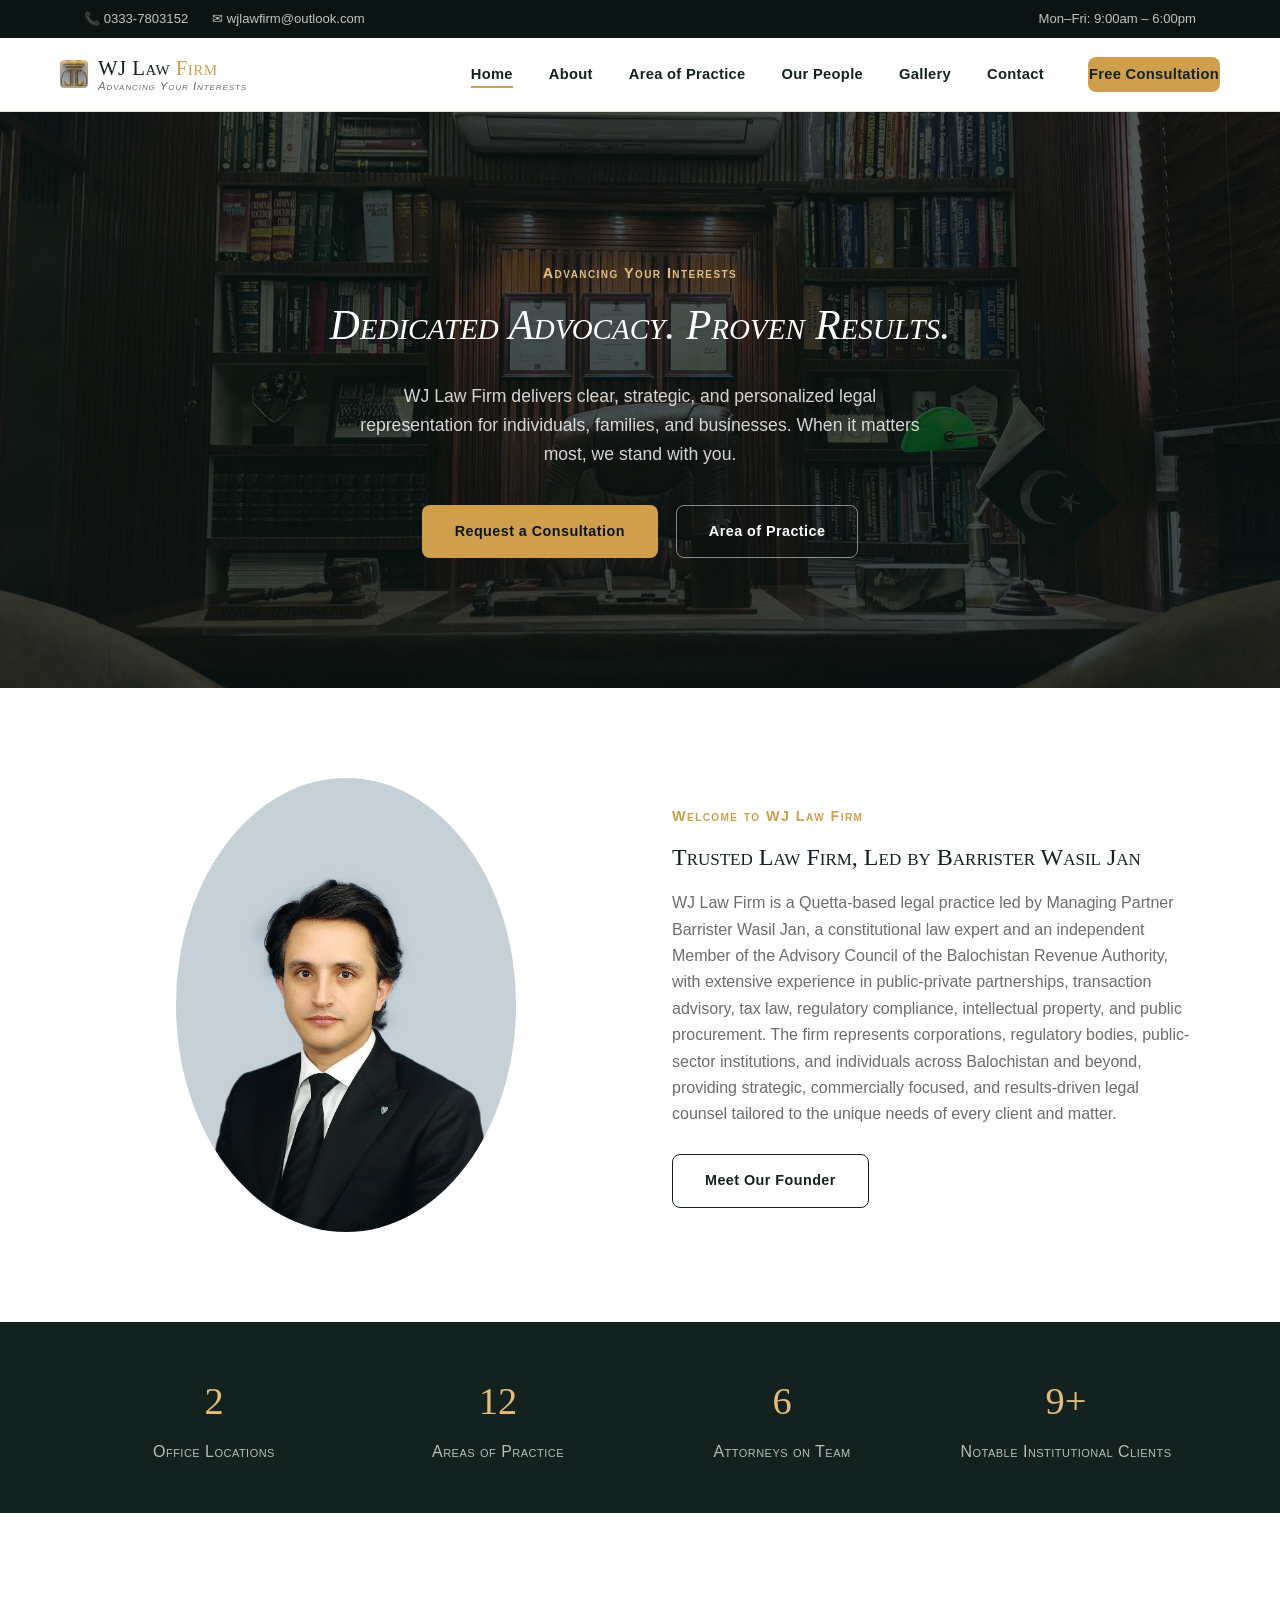
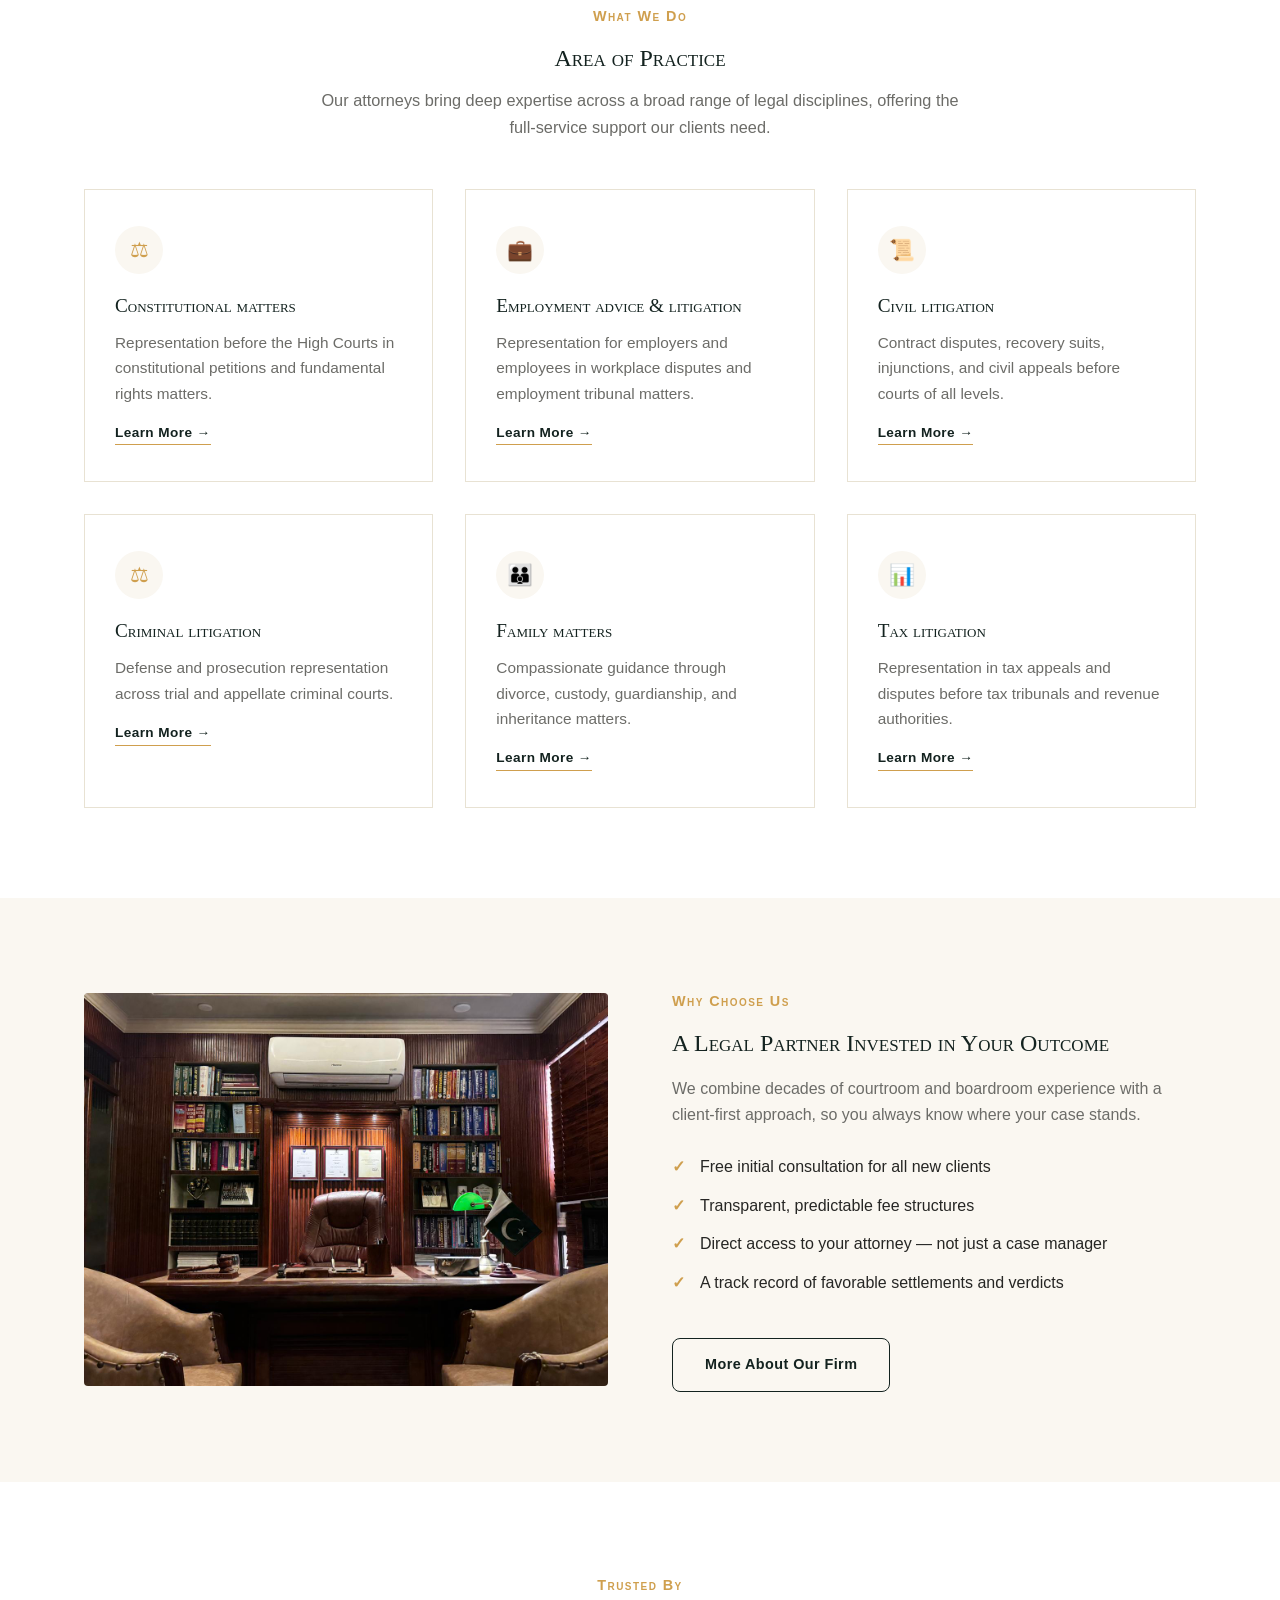
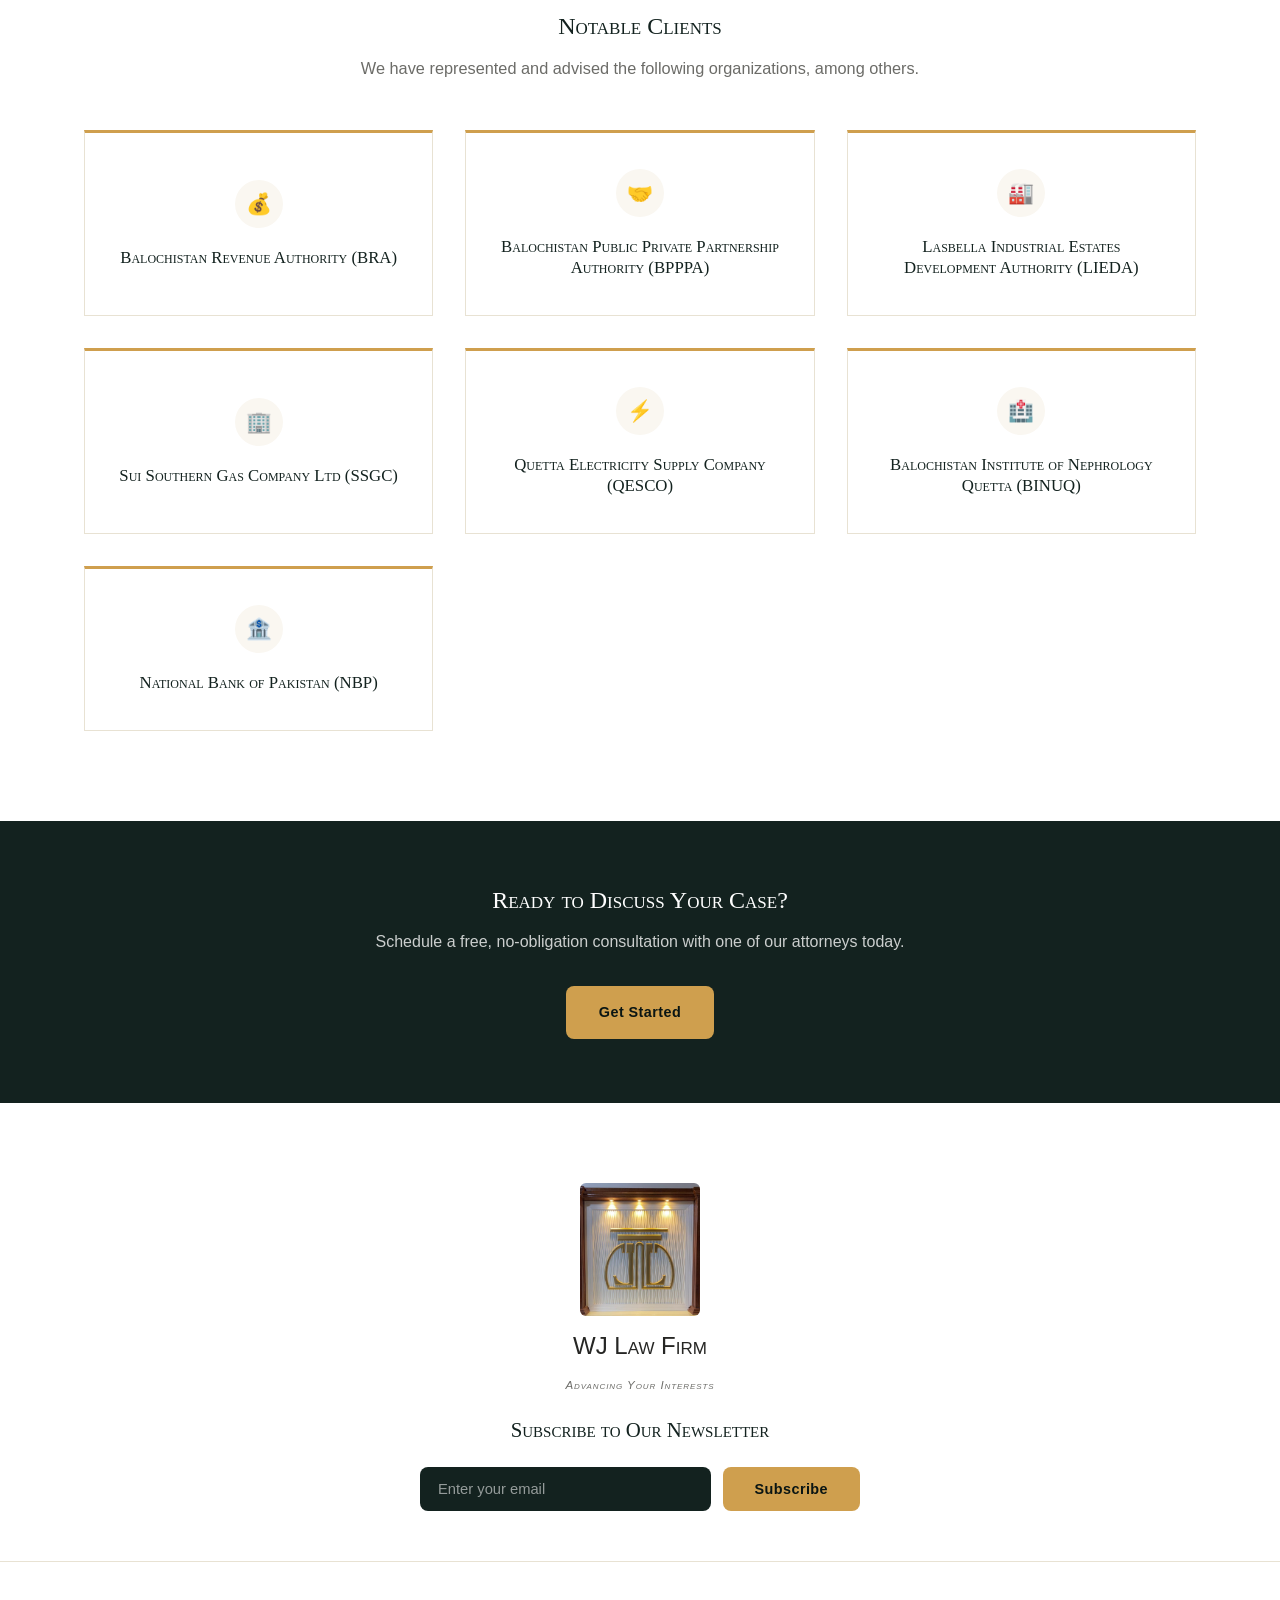
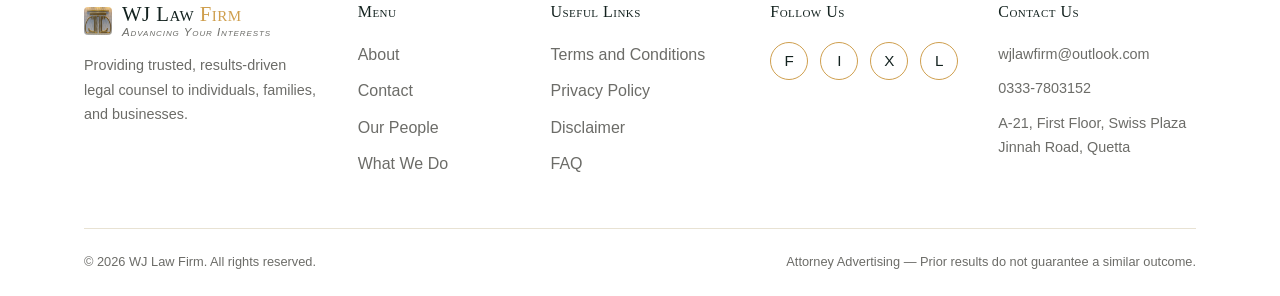
<file: index.html>
<!DOCTYPE html>
<html lang="en">
<head>
<meta charset="UTF-8">
<meta name="viewport" content="width=device-width, initial-scale=1.0">
<title>WJ Law Firm | Trusted Legal Counsel</title>
<meta name="description" content="WJ Law Firm provides trusted, experienced legal representation in corporate law, litigation, family law, real estate, and estate planning.">
<link rel="stylesheet" href="css/styles.css">
</head>
<body>

<div class="topbar">
  <div class="container">
    <div class="topbar-contact">
      <a href="tel:+923337803152">&#128222; 0333-7803152</a>
      <a href="mailto:wjlawfirm@outlook.com">&#9993; wjlawfirm@outlook.com</a>
    </div>
    <div>Mon&ndash;Fri: 9:00am &ndash; 6:00pm</div>
  </div>
</div>

<header class="site-header">
  <nav class="nav container">
    <a href="index.html" class="logo"><img src="images/logo-mark.jpg" alt="WJ Law Firm" class="logo-icon" style="border-radius:4px;object-fit:cover;"><span class="logo-text"><span class="logo-name">WJ Law<span class="accent"> Firm</span></span><span class="logo-tagline">Advancing Your Interests</span></span></a>
    <ul class="nav-links">
      <li><a href="index.html" class="active">Home</a></li>
      <li><a href="about.html">About</a></li>
      <li><a href="area-of-practice.html">Area of Practice</a></li>
      <li><a href="our-people.html">Our People</a></li>
      <li><a href="gallery.html">Gallery</a></li>
      <li><a href="contact.html">Contact</a></li>
      <li class="nav-cta"><a href="contact.html" class="btn btn-primary">Free Consultation</a></li>
    </ul>
    <button class="nav-toggle" aria-label="Toggle navigation">
      <span></span><span></span><span></span>
    </button>
  </nav>
</header>

<section class="hero">
  <div class="container">
    <span class="eyebrow">Advancing Your Interests</span>
    <h1>Dedicated Advocacy. Proven Results.</h1>
    <p>WJ Law Firm delivers clear, strategic, and personalized legal representation for individuals, families, and businesses. When it matters most, we stand with you.</p>
    <div class="hero-actions">
      <a href="contact.html" class="btn btn-primary">Request a Consultation</a>
      <a href="area-of-practice.html" class="btn btn-outline">Area of Practice</a>
    </div>
  </div>
</section>

<section class="section">
  <div class="container split">
    <div>
      <img src="images/attorney-wasil-jan-2.jpg" alt="Barrister Wasil Jan" style="max-width:340px;width:100%;aspect-ratio:3/4;object-fit:cover;object-position:top;border-radius:50%;display:block;margin:0 auto;">
    </div>
    <div>
      <span class="eyebrow">Welcome to WJ Law Firm</span>
      <h2>Trusted Law Firm, Led by Barrister Wasil Jan</h2>
      <p style="margin: 18px 0 26px; color: var(--color-text-light);">
        WJ Law Firm is a Quetta-based legal practice led by Managing Partner Barrister Wasil Jan,
        a constitutional law expert and an independent Member of the Advisory Council of the
        Balochistan Revenue Authority, with extensive experience in public-private partnerships,
        transaction advisory, tax law, regulatory compliance, intellectual property, and public
        procurement. The firm represents corporations, regulatory bodies, public-sector institutions,
        and individuals across Balochistan and beyond, providing strategic, commercially focused,
        and results-driven legal counsel tailored to the unique needs of every client and matter.
      </p>
      <a href="about.html" class="btn btn-outline-dark">Meet Our Founder</a>
    </div>
  </div>
</section>

<section class="stats">
  <div class="container stats-grid">
    <div>
      <div class="num">2</div>
      <div class="label">Office Locations</div>
    </div>
    <div>
      <div class="num">12</div>
      <div class="label">Areas of Practice</div>
    </div>
    <div>
      <div class="num">6</div>
      <div class="label">Attorneys on Team</div>
    </div>
    <div>
      <div class="num">9+</div>
      <div class="label">Notable Institutional Clients</div>
    </div>
  </div>
</section>

<section class="section">
  <div class="container">
    <div class="section-header center">
      <span class="eyebrow">What We Do</span>
      <h2>Area of Practice</h2>
      <p>Our attorneys bring deep expertise across a broad range of legal disciplines, offering the full-service support our clients need.</p>
    </div>
    <div class="grid grid-3">
      <div class="card">
        <div class="icon">&#9878;</div>
        <h3>Constitutional matters</h3>
        <p>Representation before the High Courts in constitutional petitions and fundamental rights matters.</p>
        <a href="area-of-practice.html" class="more">Learn More &rarr;</a>
      </div>
      <div class="card">
        <div class="icon">&#128188;</div>
        <h3>Employment advice &amp; litigation</h3>
        <p>Representation for employers and employees in workplace disputes and employment tribunal matters.</p>
        <a href="area-of-practice.html" class="more">Learn More &rarr;</a>
      </div>
      <div class="card">
        <div class="icon">&#128220;</div>
        <h3>Civil litigation</h3>
        <p>Contract disputes, recovery suits, injunctions, and civil appeals before courts of all levels.</p>
        <a href="area-of-practice.html" class="more">Learn More &rarr;</a>
      </div>
      <div class="card">
        <div class="icon">&#9878;</div>
        <h3>Criminal litigation</h3>
        <p>Defense and prosecution representation across trial and appellate criminal courts.</p>
        <a href="area-of-practice.html" class="more">Learn More &rarr;</a>
      </div>
      <div class="card">
        <div class="icon">&#128106;</div>
        <h3>Family matters</h3>
        <p>Compassionate guidance through divorce, custody, guardianship, and inheritance matters.</p>
        <a href="area-of-practice.html" class="more">Learn More &rarr;</a>
      </div>
      <div class="card">
        <div class="icon">&#128202;</div>
        <h3>Tax litigation</h3>
        <p>Representation in tax appeals and disputes before tax tribunals and revenue authorities.</p>
        <a href="area-of-practice.html" class="more">Learn More &rarr;</a>
      </div>
    </div>
  </div>
</section>

<section class="section section-alt">
  <div class="container split">
    <div>
      <img src="images/office.jpg" alt="WJ Law Firm office" style="width:100%;aspect-ratio:4/3;object-fit:cover;border-radius:4px;">
    </div>
    <div>
      <span class="eyebrow">Why Choose Us</span>
      <h2>A Legal Partner Invested in Your Outcome</h2>
      <p style="margin: 18px 0 26px; color: var(--color-text-light);">We combine decades of courtroom and boardroom experience with a client-first approach, so you always know where your case stands.</p>
      <ul class="checklist">
        <li>Free initial consultation for all new clients</li>
        <li>Transparent, predictable fee structures</li>
        <li>Direct access to your attorney &mdash; not just a case manager</li>
        <li>A track record of favorable settlements and verdicts</li>
      </ul>
      <a href="about.html" class="btn btn-outline-dark" style="margin-top: 30px;">More About Our Firm</a>
    </div>
  </div>
</section>

<section class="section">
  <div class="container">
    <div class="section-header center">
      <span class="eyebrow">Trusted By</span>
      <h2>Notable Clients</h2>
      <p>We have represented and advised the following organizations, among others.</p>
    </div>
    <div class="grid grid-3">
      <div class="card client-card">
        <div class="icon">&#128176;</div>
        <h3>Balochistan Revenue Authority (BRA)</h3>
      </div>
      <div class="card client-card">
        <div class="icon">&#129309;</div>
        <h3>Balochistan Public Private Partnership Authority (BPPPA)</h3>
      </div>
      <div class="card client-card">
        <div class="icon">&#127981;</div>
        <h3>Lasbella Industrial Estates Development Authority (LIEDA)</h3>
      </div>
      <div class="card client-card">
        <div class="icon">&#127970;</div>
        <h3>Sui Southern Gas Company Ltd (SSGC)</h3>
      </div>
      <div class="card client-card">
        <div class="icon">&#9889;</div>
        <h3>Quetta Electricity Supply Company (QESCO)</h3>
      </div>
      <div class="card client-card">
        <div class="icon">&#127973;</div>
        <h3>Balochistan Institute of Nephrology Quetta (BINUQ)</h3>
      </div>
      <div class="card client-card">
        <div class="icon">&#127974;</div>
        <h3>National Bank of Pakistan (NBP)</h3>
      </div>
    </div>
  </div>
</section>

<section class="cta-banner">
  <div class="container">
    <h2>Ready to Discuss Your Case?</h2>
    <p>Schedule a free, no-obligation consultation with one of our attorneys today.</p>
    <a href="contact.html" class="btn btn-primary">Get Started</a>
  </div>
</section>

<section class="footer-newsletter">
  <div class="container">
    <div class="logo-lg">
      <img src="images/logo-full.jpg" alt="WJ Law Firm" style="width:120px;height:auto;border-radius:6px;">
      <span class="logo-name" style="font-size:1.5rem;">WJ Law<span class="accent"> Firm</span></span>
      <span class="logo-tagline">Advancing Your Interests</span>
    </div>
    <h3>Subscribe to Our Newsletter</h3>
    <form class="newsletter-form">
      <input type="email" placeholder="Enter your email" required>
      <button type="submit" class="btn btn-primary">Subscribe</button>
    </form>
  </div>
</section>

<footer class="site-footer">
  <div class="container">
    <div class="footer-grid">
      <div>
        <a href="index.html" class="logo"><img src="images/logo-mark.jpg" alt="WJ Law Firm" class="logo-icon" style="border-radius:4px;object-fit:cover;"><span class="logo-text"><span class="logo-name">WJ Law<span class="accent"> Firm</span></span><span class="logo-tagline">Advancing Your Interests</span></span></a>
        <p>Providing trusted, results-driven legal counsel to individuals, families, and businesses.</p>
      </div>
      <div>
        <h4>Menu</h4>
        <ul>
          <li><a href="about.html">About</a></li>
          <li><a href="contact.html">Contact</a></li>
          <li><a href="our-people.html">Our People</a></li>
          <li><a href="area-of-practice.html">What We Do</a></li>
        </ul>
      </div>
      <div>
        <h4>Useful Links</h4>
        <ul>
          <li><a href="terms.html">Terms and Conditions</a></li>
          <li><a href="privacy.html">Privacy Policy</a></li>
          <li><a href="disclaimer.html">Disclaimer</a></li>
          <li><a href="faq.html">FAQ</a></li>
        </ul>
      </div>
      <div>
        <h4>Follow Us</h4>
        <div class="social-links">
          <a href="#" aria-label="Facebook">F</a>
          <a href="#" aria-label="Instagram">I</a>
          <a href="#" aria-label="Twitter">X</a>
          <a href="#" aria-label="LinkedIn">L</a>
        </div>
      </div>
      <div>
        <h4>Contact Us</h4>
        <p>wjlawfirm@outlook.com</p>
        <p style="margin-top: 10px;">0333-7803152</p>
        <p style="margin-top: 10px;">A-21, First Floor, Swiss Plaza<br>Jinnah Road, Quetta</p>
      </div>
    </div>
    <div class="footer-bottom">
      <div>&copy; 2026 WJ Law Firm. All rights reserved.</div>
      <div>Attorney Advertising &mdash; Prior results do not guarantee a similar outcome.</div>
    </div>
  </div>
</footer>

<script src="js/script.js"></script>
</body>
</html>
</file>
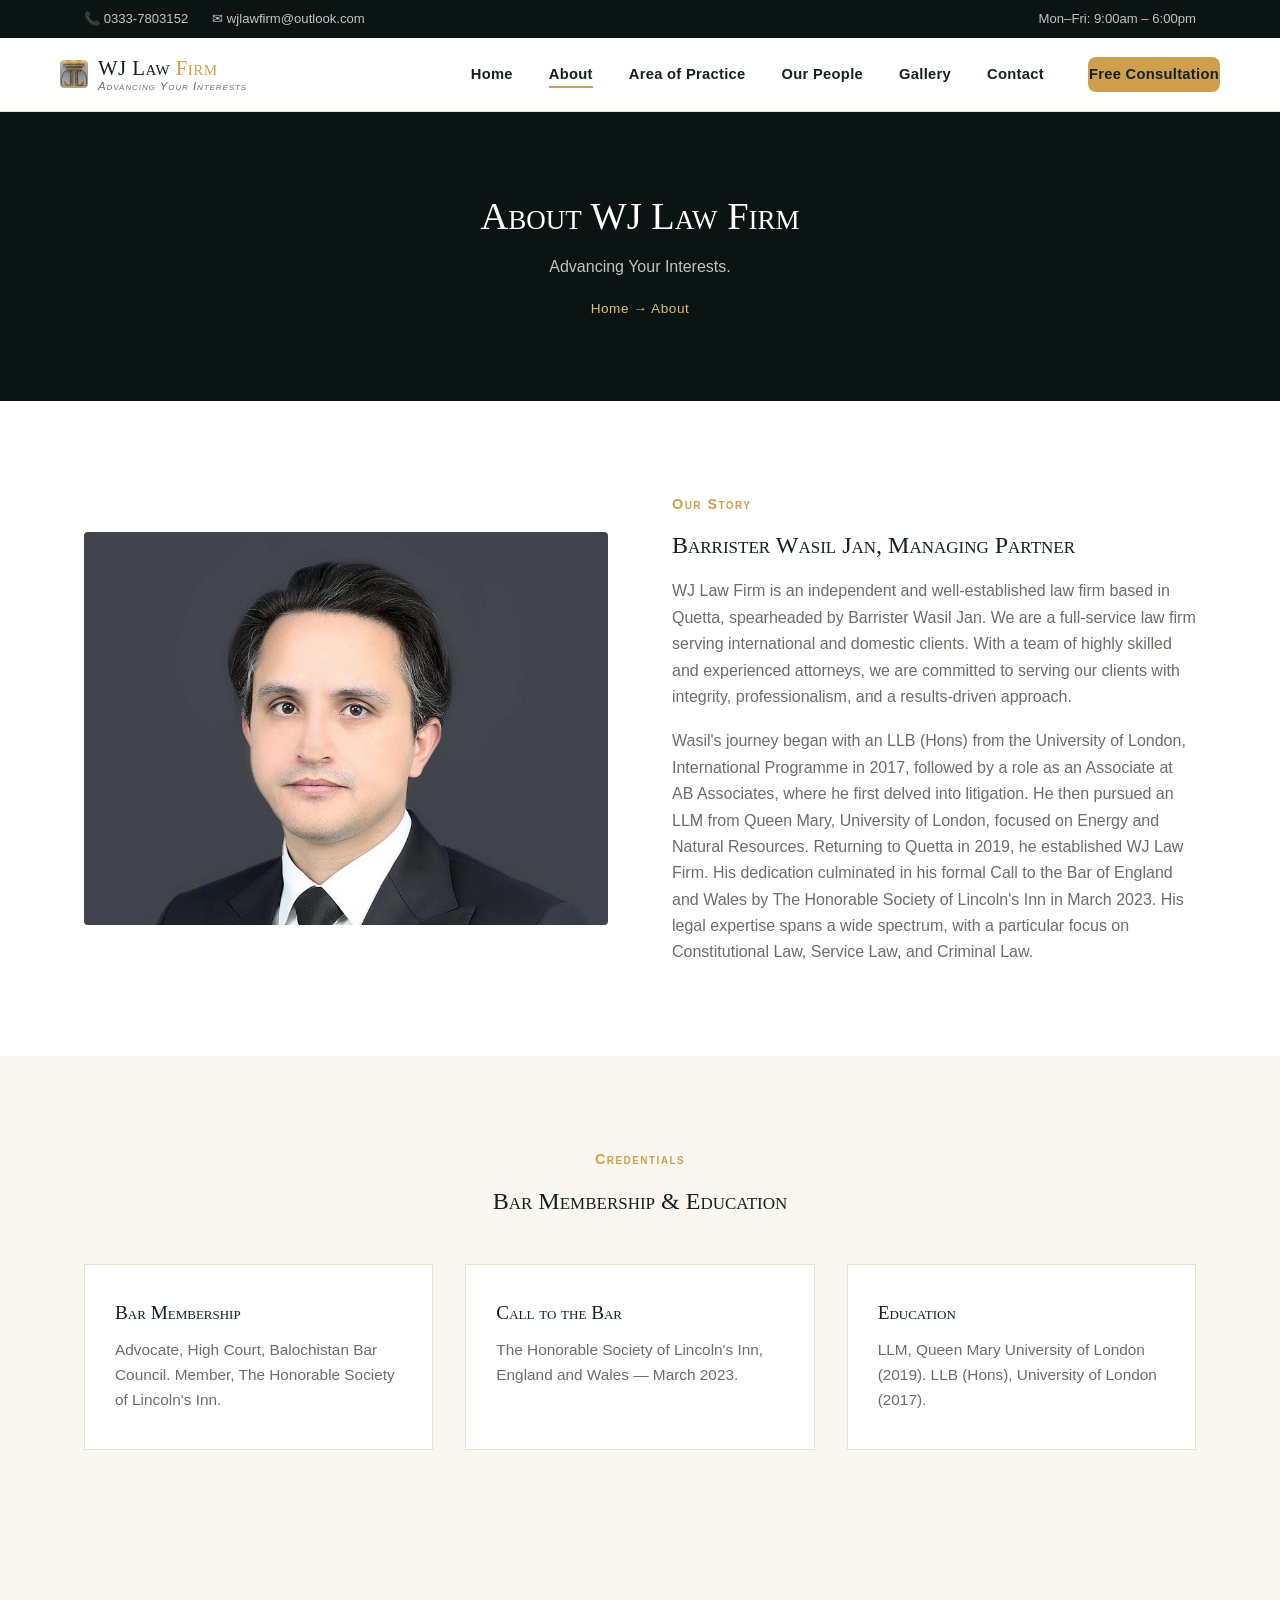
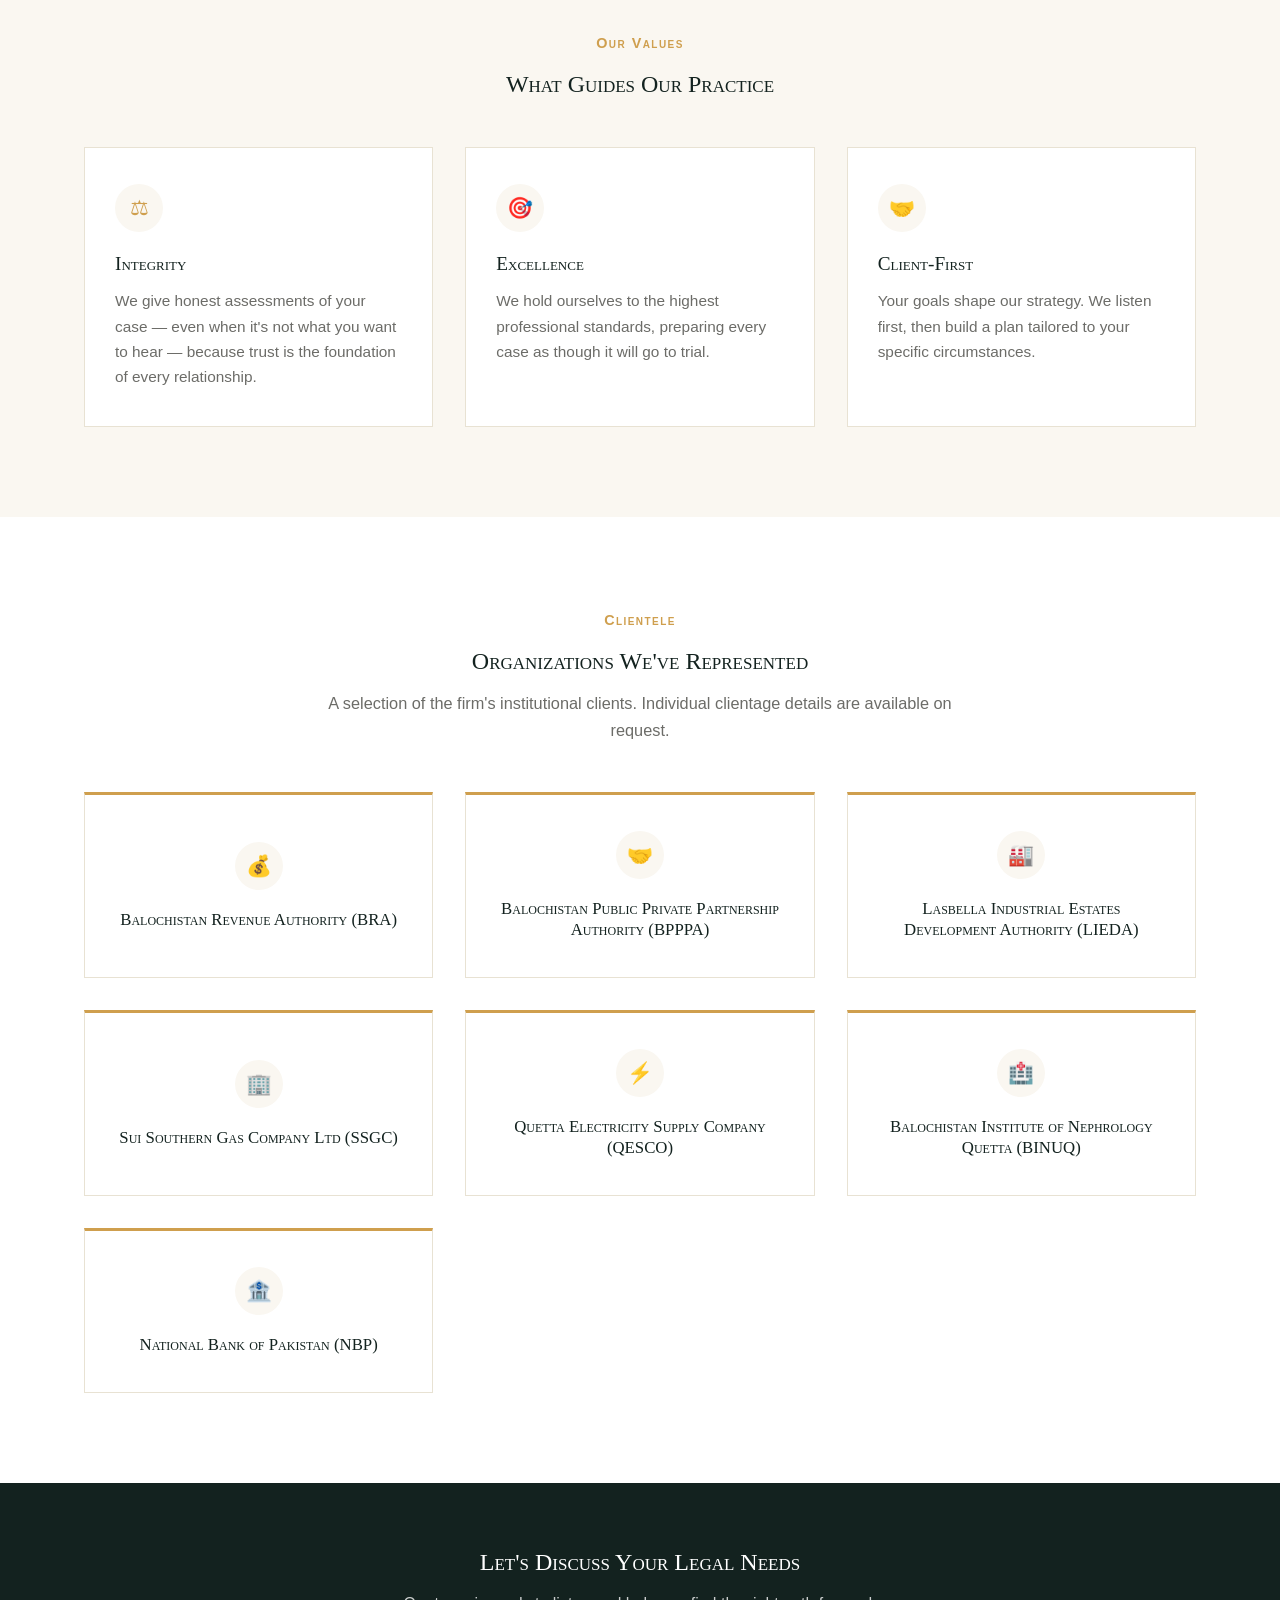
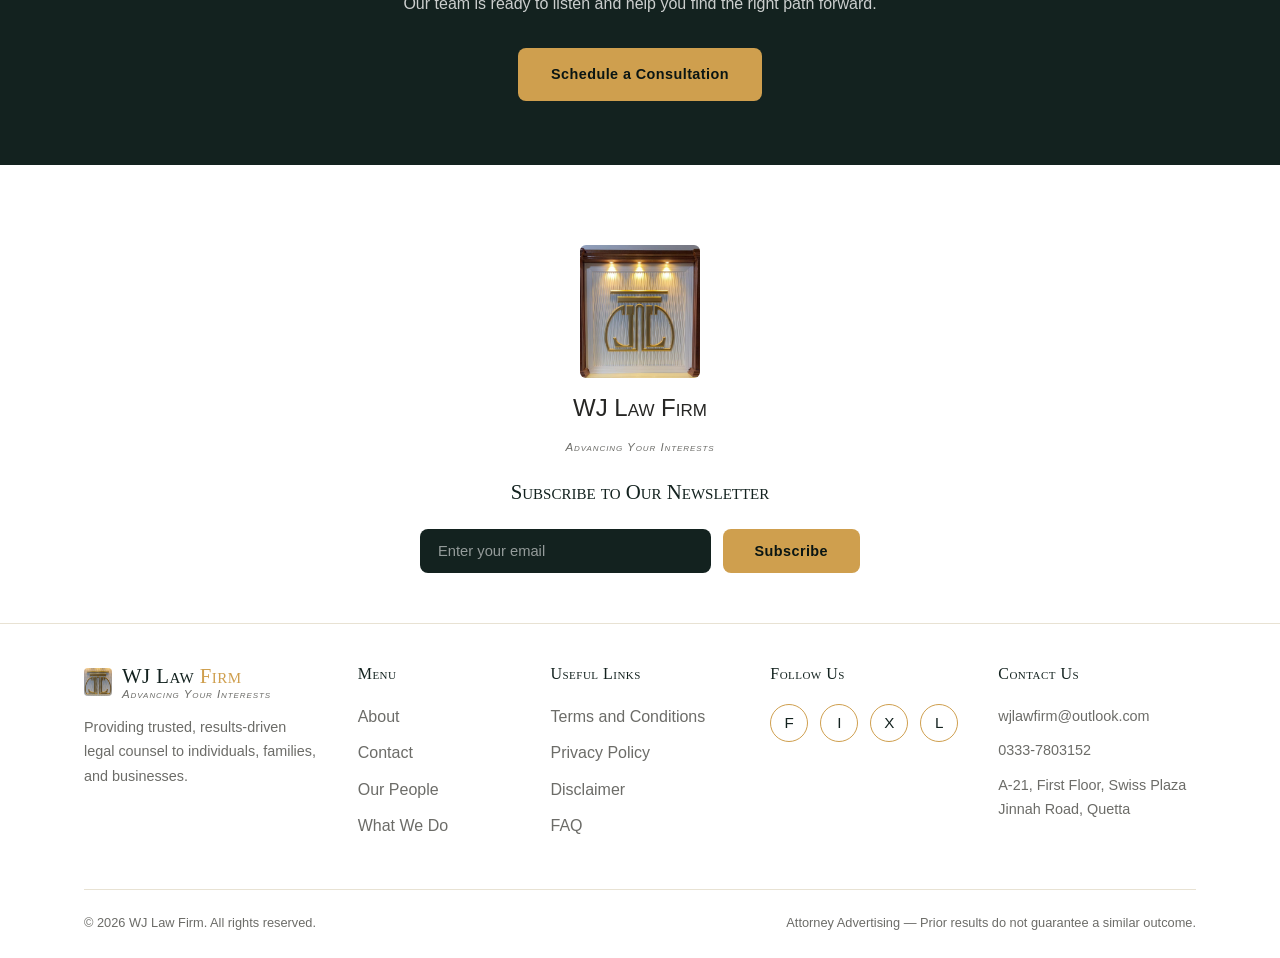
<file: about.html>
<!DOCTYPE html>
<html lang="en">
<head>
<meta charset="UTF-8">
<meta name="viewport" content="width=device-width, initial-scale=1.0">
<title>About Us | WJ Law Firm</title>
<meta name="description" content="Learn about WJ Law Firm's history, mission, and the values that guide our legal practice.">
<link rel="stylesheet" href="css/styles.css">
</head>
<body>

<div class="topbar">
  <div class="container">
    <div class="topbar-contact">
      <a href="tel:+923337803152">&#128222; 0333-7803152</a>
      <a href="mailto:wjlawfirm@outlook.com">&#9993; wjlawfirm@outlook.com</a>
    </div>
    <div>Mon&ndash;Fri: 9:00am &ndash; 6:00pm</div>
  </div>
</div>

<header class="site-header">
  <nav class="nav container">
    <a href="index.html" class="logo"><img src="images/logo-mark.jpg" alt="WJ Law Firm" class="logo-icon" style="border-radius:4px;object-fit:cover;"><span class="logo-text"><span class="logo-name">WJ Law<span class="accent"> Firm</span></span><span class="logo-tagline">Advancing Your Interests</span></span></a>
    <ul class="nav-links">
      <li><a href="index.html">Home</a></li>
      <li><a href="about.html" class="active">About</a></li>
      <li><a href="area-of-practice.html">Area of Practice</a></li>
      <li><a href="our-people.html">Our People</a></li>
      <li><a href="gallery.html">Gallery</a></li>
      <li><a href="contact.html">Contact</a></li>
      <li class="nav-cta"><a href="contact.html" class="btn btn-primary">Free Consultation</a></li>
    </ul>
    <button class="nav-toggle" aria-label="Toggle navigation">
      <span></span><span></span><span></span>
    </button>
  </nav>
</header>

<section class="page-hero">
  <div class="container">
    <h1>About WJ Law Firm</h1>
    <p>Advancing Your Interests.</p>
    <div class="breadcrumb">Home &rarr; About</div>
  </div>
</section>

<section class="section">
  <div class="container split">
    <div>
      <img src="images/attorney-wasil-jan.jpg" alt="Barrister Wasil Jan" style="width:100%;aspect-ratio:4/3;object-fit:cover;object-position:top;border-radius:4px;">
    </div>
    <div>
      <span class="eyebrow">Our Story</span>
      <h2>Barrister Wasil Jan, Managing Partner</h2>
      <p style="margin: 18px 0; color: var(--color-text-light);">
        WJ Law Firm is an independent and well-established law firm based in Quetta, spearheaded by
        Barrister Wasil Jan. We are a full-service law firm serving international and domestic clients.
        With a team of highly skilled and experienced attorneys, we are committed to serving our clients
        with integrity, professionalism, and a results-driven approach.
      </p>
      <p style="color: var(--color-text-light);">
        Wasil's journey began with an LLB (Hons) from the University of London, International Programme
        in 2017, followed by a role as an Associate at AB Associates, where he first delved into
        litigation. He then pursued an LLM from Queen Mary, University of London, focused on Energy and
        Natural Resources. Returning to Quetta in 2019, he established WJ Law Firm. His
        dedication culminated in his formal Call to the Bar of England and Wales by The Honorable
        Society of Lincoln's Inn in March 2023. His legal expertise spans a wide spectrum, with a
        particular focus on Constitutional Law, Service Law, and Criminal Law.
      </p>
    </div>
  </div>
</section>

<section class="section section-alt">
  <div class="container">
    <div class="section-header center">
      <span class="eyebrow">Credentials</span>
      <h2>Bar Membership &amp; Education</h2>
    </div>
    <div class="grid grid-3">
      <div class="card">
        <h3>Bar Membership</h3>
        <p>Advocate, High Court, Balochistan Bar Council. Member, The Honorable Society of Lincoln's Inn.</p>
      </div>
      <div class="card">
        <h3>Call to the Bar</h3>
        <p>The Honorable Society of Lincoln's Inn, England and Wales &mdash; March 2023.</p>
      </div>
      <div class="card">
        <h3>Education</h3>
        <p>LLM, Queen Mary University of London (2019). LLB (Hons), University of London (2017).</p>
      </div>
    </div>
  </div>
</section>

<section class="section section-alt">
  <div class="container">
    <div class="section-header center">
      <span class="eyebrow">Our Values</span>
      <h2>What Guides Our Practice</h2>
    </div>
    <div class="grid grid-3">
      <div class="card">
        <div class="icon">&#9878;</div>
        <h3>Integrity</h3>
        <p>We give honest assessments of your case &mdash; even when it's not what you want to hear &mdash; because trust is the foundation of every relationship.</p>
      </div>
      <div class="card">
        <div class="icon">&#127919;</div>
        <h3>Excellence</h3>
        <p>We hold ourselves to the highest professional standards, preparing every case as though it will go to trial.</p>
      </div>
      <div class="card">
        <div class="icon">&#129309;</div>
        <h3>Client-First</h3>
        <p>Your goals shape our strategy. We listen first, then build a plan tailored to your specific circumstances.</p>
      </div>
    </div>
  </div>
</section>

<section class="section">
  <div class="container">
    <div class="section-header center">
      <span class="eyebrow">Clientele</span>
      <h2>Organizations We've Represented</h2>
      <p>A selection of the firm's institutional clients. Individual clientage details are available on request.</p>
    </div>
    <div class="grid grid-3">
      <div class="card client-card"><div class="icon">&#128176;</div><h3>Balochistan Revenue Authority (BRA)</h3></div>
      <div class="card client-card"><div class="icon">&#129309;</div><h3>Balochistan Public Private Partnership Authority (BPPPA)</h3></div>
      <div class="card client-card"><div class="icon">&#127981;</div><h3>Lasbella Industrial Estates Development Authority (LIEDA)</h3></div>
      <div class="card client-card"><div class="icon">&#127970;</div><h3>Sui Southern Gas Company Ltd (SSGC)</h3></div>
      <div class="card client-card"><div class="icon">&#9889;</div><h3>Quetta Electricity Supply Company (QESCO)</h3></div>
      <div class="card client-card"><div class="icon">&#127973;</div><h3>Balochistan Institute of Nephrology Quetta (BINUQ)</h3></div>
      <div class="card client-card"><div class="icon">&#127974;</div><h3>National Bank of Pakistan (NBP)</h3></div>
    </div>
  </div>
</section>

<section class="cta-banner">
  <div class="container">
    <h2>Let's Discuss Your Legal Needs</h2>
    <p>Our team is ready to listen and help you find the right path forward.</p>
    <a href="contact.html" class="btn btn-primary">Schedule a Consultation</a>
  </div>
</section>

<section class="footer-newsletter">
  <div class="container">
    <div class="logo-lg">
      <img src="images/logo-full.jpg" alt="WJ Law Firm" style="width:120px;height:auto;border-radius:6px;">
      <span class="logo-name" style="font-size:1.5rem;">WJ Law<span class="accent"> Firm</span></span>
      <span class="logo-tagline">Advancing Your Interests</span>
    </div>
    <h3>Subscribe to Our Newsletter</h3>
    <form class="newsletter-form">
      <input type="email" placeholder="Enter your email" required>
      <button type="submit" class="btn btn-primary">Subscribe</button>
    </form>
  </div>
</section>

<footer class="site-footer">
  <div class="container">
    <div class="footer-grid">
      <div>
        <a href="index.html" class="logo"><img src="images/logo-mark.jpg" alt="WJ Law Firm" class="logo-icon" style="border-radius:4px;object-fit:cover;"><span class="logo-text"><span class="logo-name">WJ Law<span class="accent"> Firm</span></span><span class="logo-tagline">Advancing Your Interests</span></span></a>
        <p>Providing trusted, results-driven legal counsel to individuals, families, and businesses.</p>
      </div>
      <div>
        <h4>Menu</h4>
        <ul>
          <li><a href="about.html">About</a></li>
          <li><a href="contact.html">Contact</a></li>
          <li><a href="our-people.html">Our People</a></li>
          <li><a href="area-of-practice.html">What We Do</a></li>
        </ul>
      </div>
      <div>
        <h4>Useful Links</h4>
        <ul>
          <li><a href="terms.html">Terms and Conditions</a></li>
          <li><a href="privacy.html">Privacy Policy</a></li>
          <li><a href="disclaimer.html">Disclaimer</a></li>
          <li><a href="faq.html">FAQ</a></li>
        </ul>
      </div>
      <div>
        <h4>Follow Us</h4>
        <div class="social-links">
          <a href="#" aria-label="Facebook">F</a>
          <a href="#" aria-label="Instagram">I</a>
          <a href="#" aria-label="Twitter">X</a>
          <a href="#" aria-label="LinkedIn">L</a>
        </div>
      </div>
      <div>
        <h4>Contact Us</h4>
        <p>wjlawfirm@outlook.com</p>
        <p style="margin-top: 10px;">0333-7803152</p>
        <p style="margin-top: 10px;">A-21, First Floor, Swiss Plaza<br>Jinnah Road, Quetta</p>
      </div>
    </div>
    <div class="footer-bottom">
      <div>&copy; 2026 WJ Law Firm. All rights reserved.</div>
      <div>Attorney Advertising &mdash; Prior results do not guarantee a similar outcome.</div>
    </div>
  </div>
</footer>

<script src="js/script.js"></script>
</body>
</html>
</file>
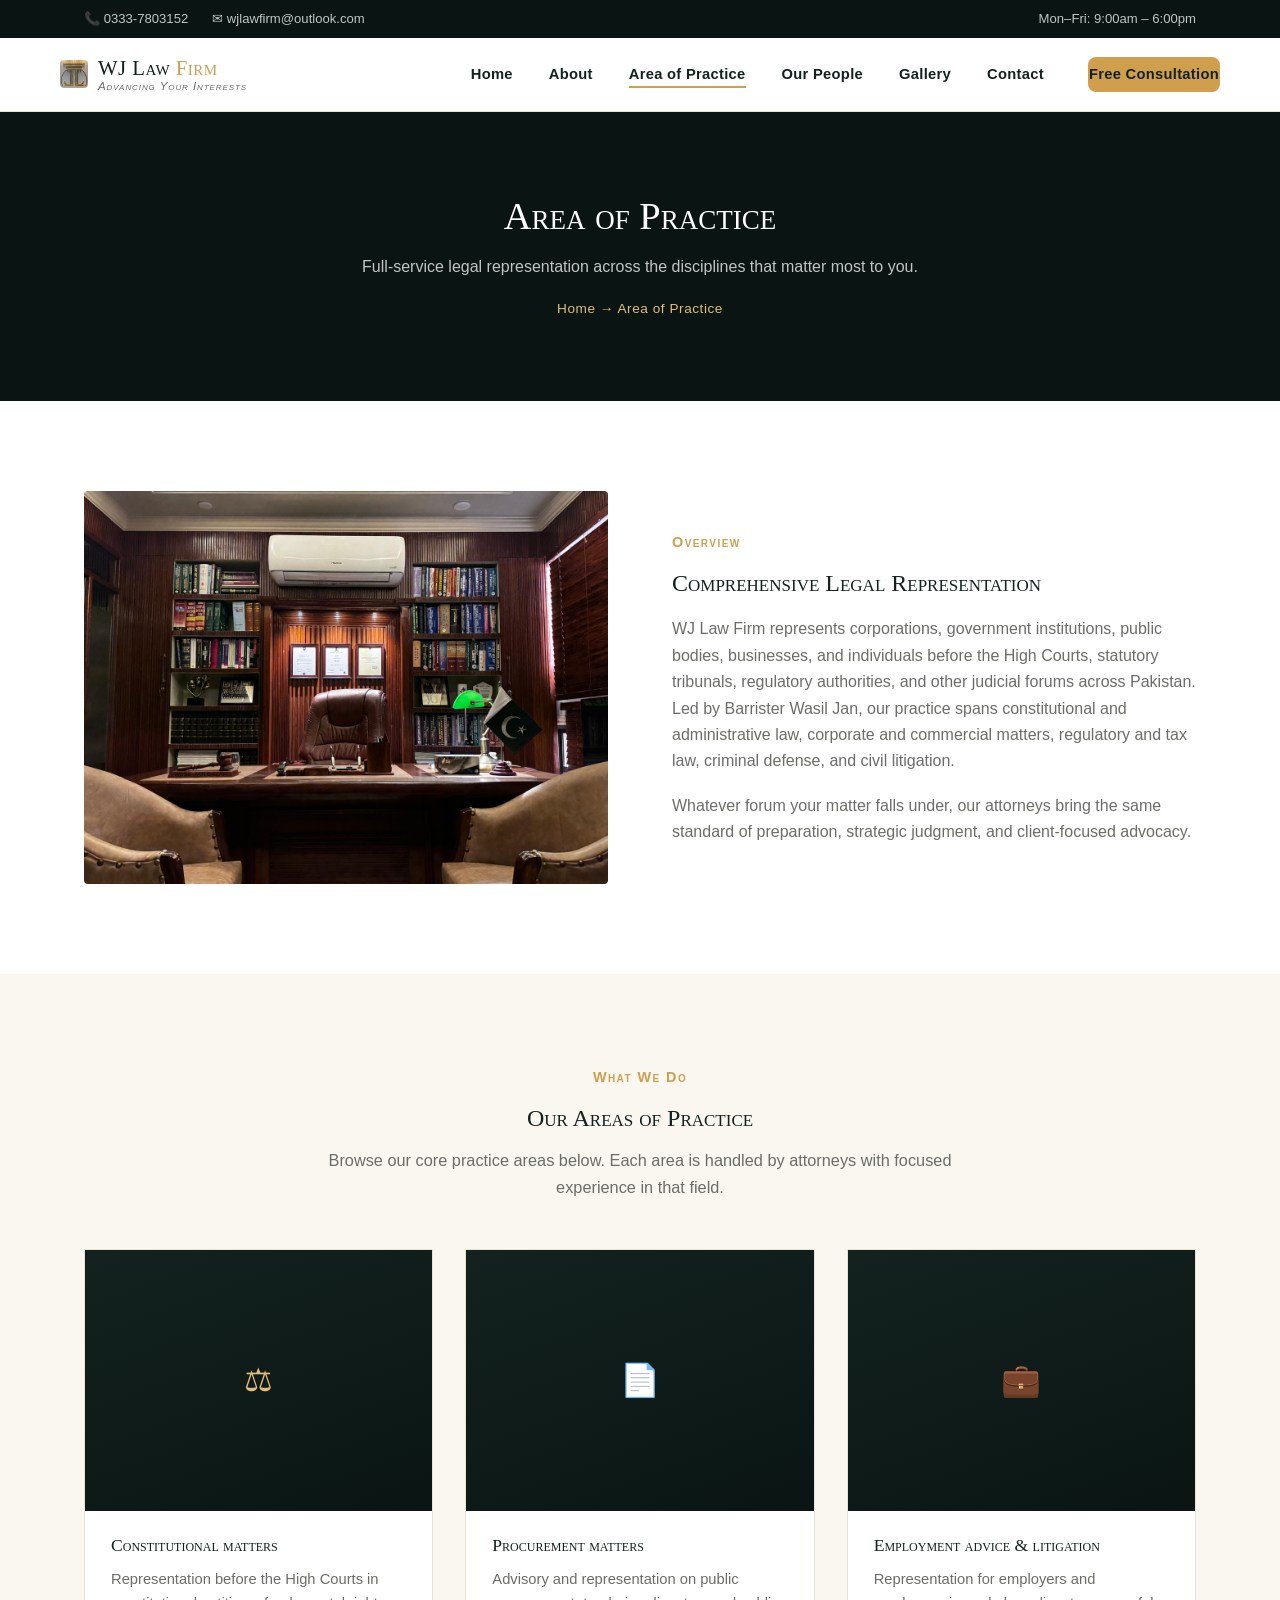
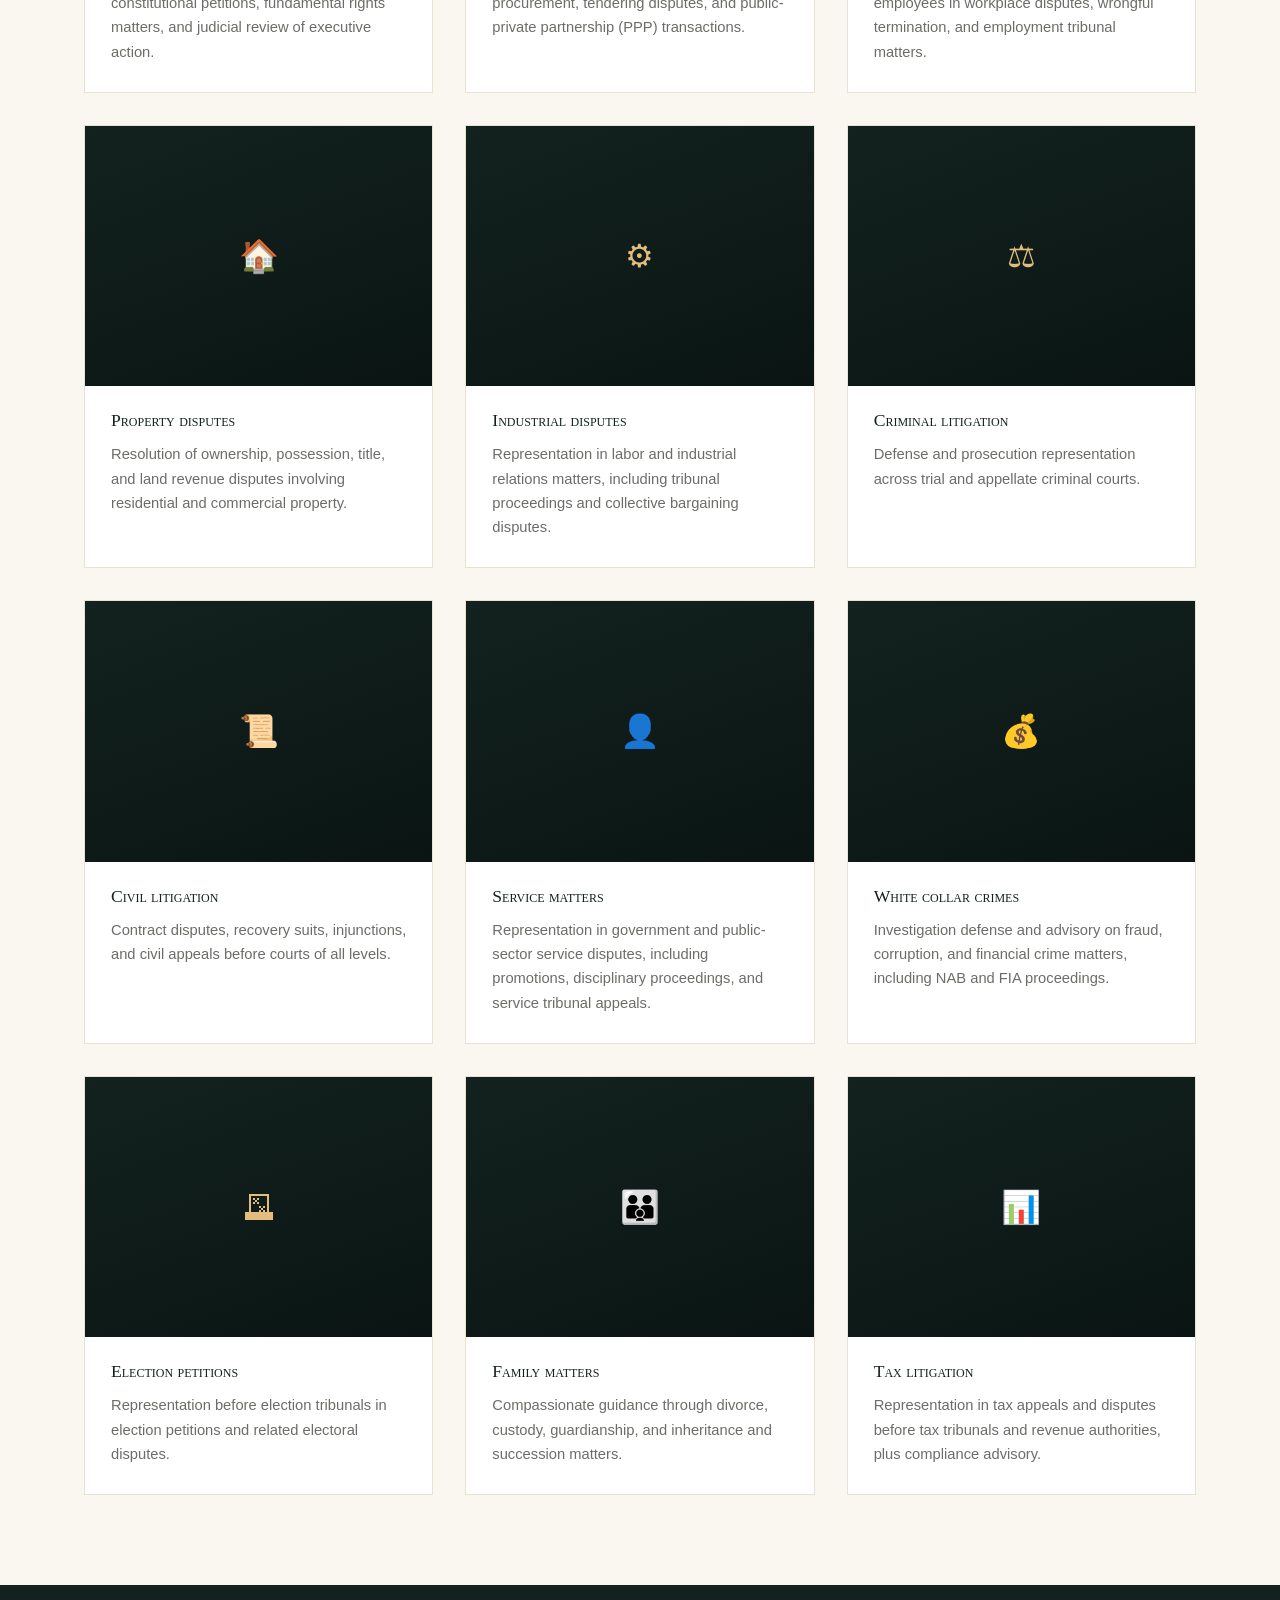
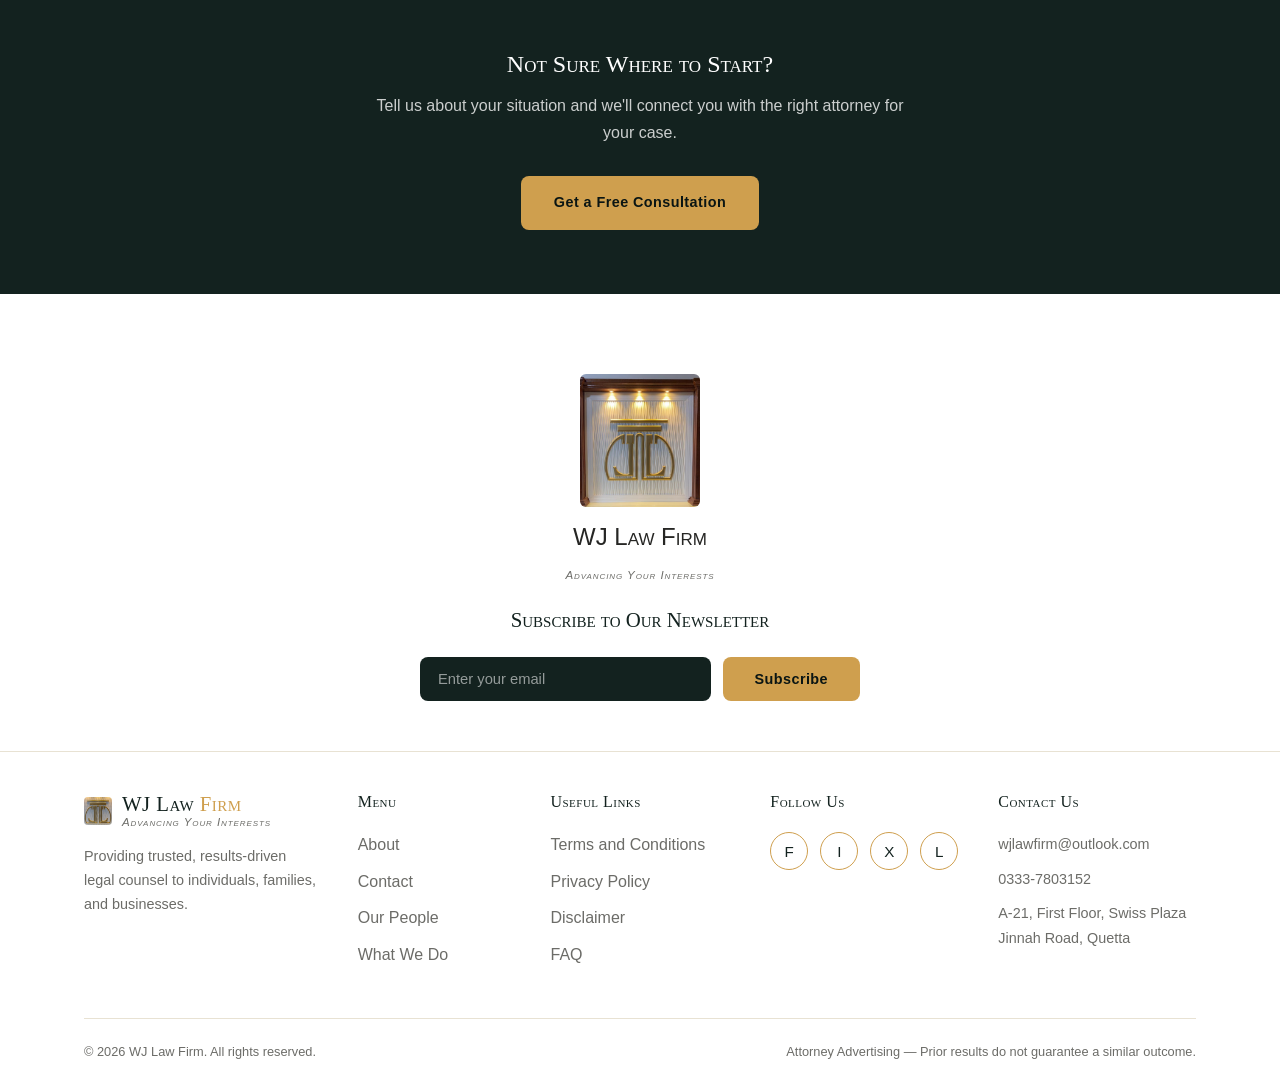
<file: area-of-practice.html>
<!DOCTYPE html>
<html lang="en">
<head>
<meta charset="UTF-8">
<meta name="viewport" content="width=device-width, initial-scale=1.0">
<title>Area of Practice | WJ Law Firm</title>
<meta name="description" content="Explore WJ Law Firm's areas of practice, from constitutional and tax litigation to employment advice and family matters.">
<link rel="stylesheet" href="css/styles.css">
</head>
<body>

<div class="topbar">
  <div class="container">
    <div class="topbar-contact">
      <a href="tel:+923337803152">&#128222; 0333-7803152</a>
      <a href="mailto:wjlawfirm@outlook.com">&#9993; wjlawfirm@outlook.com</a>
    </div>
    <div>Mon&ndash;Fri: 9:00am &ndash; 6:00pm</div>
  </div>
</div>

<header class="site-header">
  <nav class="nav container">
    <a href="index.html" class="logo"><img src="images/logo-mark.jpg" alt="WJ Law Firm" class="logo-icon" style="border-radius:4px;object-fit:cover;"><span class="logo-text"><span class="logo-name">WJ Law<span class="accent"> Firm</span></span><span class="logo-tagline">Advancing Your Interests</span></span></a>
    <ul class="nav-links">
      <li><a href="index.html">Home</a></li>
      <li><a href="about.html">About</a></li>
      <li><a href="area-of-practice.html" class="active">Area of Practice</a></li>
      <li><a href="our-people.html">Our People</a></li>
      <li><a href="gallery.html">Gallery</a></li>
      <li><a href="contact.html">Contact</a></li>
      <li class="nav-cta"><a href="contact.html" class="btn btn-primary">Free Consultation</a></li>
    </ul>
    <button class="nav-toggle" aria-label="Toggle navigation">
      <span></span><span></span><span></span>
    </button>
  </nav>
</header>

<section class="page-hero">
  <div class="container">
    <h1>Area of Practice</h1>
    <p>Full-service legal representation across the disciplines that matter most to you.</p>
    <div class="breadcrumb">Home &rarr; Area of Practice</div>
  </div>
</section>

<section class="section">
  <div class="container split">
    <div>
      <img src="images/office.jpg" alt="WJ Law Firm office" style="width:100%;aspect-ratio:4/3;object-fit:cover;border-radius:4px;">
    </div>
    <div>
      <span class="eyebrow">Overview</span>
      <h2>Comprehensive Legal Representation</h2>
      <p style="margin: 18px 0; color: var(--color-text-light);">
        WJ Law Firm represents corporations, government institutions, public bodies, businesses,
        and individuals before the High Courts, statutory tribunals, regulatory authorities, and
        other judicial forums across Pakistan. Led by Barrister Wasil Jan, our practice spans
        constitutional and administrative law, corporate and commercial matters, regulatory and
        tax law, criminal defense, and civil litigation.
      </p>
      <p style="color: var(--color-text-light);">
        Whatever forum your matter falls under, our attorneys bring the same standard of
        preparation, strategic judgment, and client-focused advocacy.
      </p>
    </div>
  </div>
</section>

<section class="section section-alt">
  <div class="container">
    <div class="section-header center">
      <span class="eyebrow">What We Do</span>
      <h2>Our Areas of Practice</h2>
      <p>Browse our core practice areas below. Each area is handled by attorneys with focused experience in that field.</p>
    </div>

    <div class="grid grid-3">

      <div class="practice-card">
        <div class="practice-card-img"><span class="glyph">&#9878;</span></div>
        <div class="practice-card-body">
          <h3>Constitutional matters</h3>
          <p>Representation before the High Courts in constitutional petitions, fundamental rights matters, and judicial review of executive action.</p>
        </div>
      </div>

      <div class="practice-card">
        <div class="practice-card-img"><span class="glyph">&#128196;</span></div>
        <div class="practice-card-body">
          <h3>Procurement matters</h3>
          <p>Advisory and representation on public procurement, tendering disputes, and public-private partnership (PPP) transactions.</p>
        </div>
      </div>

      <div class="practice-card">
        <div class="practice-card-img"><span class="glyph">&#128188;</span></div>
        <div class="practice-card-body">
          <h3>Employment advice &amp; litigation</h3>
          <p>Representation for employers and employees in workplace disputes, wrongful termination, and employment tribunal matters.</p>
        </div>
      </div>

      <div class="practice-card">
        <div class="practice-card-img"><span class="glyph">&#127968;</span></div>
        <div class="practice-card-body">
          <h3>Property disputes</h3>
          <p>Resolution of ownership, possession, title, and land revenue disputes involving residential and commercial property.</p>
        </div>
      </div>

      <div class="practice-card">
        <div class="practice-card-img"><span class="glyph">&#9881;</span></div>
        <div class="practice-card-body">
          <h3>Industrial disputes</h3>
          <p>Representation in labor and industrial relations matters, including tribunal proceedings and collective bargaining disputes.</p>
        </div>
      </div>

      <div class="practice-card">
        <div class="practice-card-img"><span class="glyph">&#9878;</span></div>
        <div class="practice-card-body">
          <h3>Criminal litigation</h3>
          <p>Defense and prosecution representation across trial and appellate criminal courts.</p>
        </div>
      </div>

      <div class="practice-card">
        <div class="practice-card-img"><span class="glyph">&#128220;</span></div>
        <div class="practice-card-body">
          <h3>Civil litigation</h3>
          <p>Contract disputes, recovery suits, injunctions, and civil appeals before courts of all levels.</p>
        </div>
      </div>

      <div class="practice-card">
        <div class="practice-card-img"><span class="glyph">&#128100;</span></div>
        <div class="practice-card-body">
          <h3>Service matters</h3>
          <p>Representation in government and public-sector service disputes, including promotions, disciplinary proceedings, and service tribunal appeals.</p>
        </div>
      </div>

      <div class="practice-card">
        <div class="practice-card-img"><span class="glyph">&#128176;</span></div>
        <div class="practice-card-body">
          <h3>White collar crimes</h3>
          <p>Investigation defense and advisory on fraud, corruption, and financial crime matters, including NAB and FIA proceedings.</p>
        </div>
      </div>

      <div class="practice-card">
        <div class="practice-card-img"><span class="glyph">&#128499;</span></div>
        <div class="practice-card-body">
          <h3>Election petitions</h3>
          <p>Representation before election tribunals in election petitions and related electoral disputes.</p>
        </div>
      </div>

      <div class="practice-card">
        <div class="practice-card-img"><span class="glyph">&#128106;</span></div>
        <div class="practice-card-body">
          <h3>Family matters</h3>
          <p>Compassionate guidance through divorce, custody, guardianship, and inheritance and succession matters.</p>
        </div>
      </div>

      <div class="practice-card">
        <div class="practice-card-img"><span class="glyph">&#128202;</span></div>
        <div class="practice-card-body">
          <h3>Tax litigation</h3>
          <p>Representation in tax appeals and disputes before tax tribunals and revenue authorities, plus compliance advisory.</p>
        </div>
      </div>

    </div>
  </div>
</section>

<section class="cta-banner">
  <div class="container">
    <h2>Not Sure Where to Start?</h2>
    <p>Tell us about your situation and we'll connect you with the right attorney for your case.</p>
    <a href="contact.html" class="btn btn-primary">Get a Free Consultation</a>
  </div>
</section>

<section class="footer-newsletter">
  <div class="container">
    <div class="logo-lg">
      <img src="images/logo-full.jpg" alt="WJ Law Firm" style="width:120px;height:auto;border-radius:6px;">
      <span class="logo-name" style="font-size:1.5rem;">WJ Law<span class="accent"> Firm</span></span>
      <span class="logo-tagline">Advancing Your Interests</span>
    </div>
    <h3>Subscribe to Our Newsletter</h3>
    <form class="newsletter-form">
      <input type="email" placeholder="Enter your email" required>
      <button type="submit" class="btn btn-primary">Subscribe</button>
    </form>
  </div>
</section>

<footer class="site-footer">
  <div class="container">
    <div class="footer-grid">
      <div>
        <a href="index.html" class="logo"><img src="images/logo-mark.jpg" alt="WJ Law Firm" class="logo-icon" style="border-radius:4px;object-fit:cover;"><span class="logo-text"><span class="logo-name">WJ Law<span class="accent"> Firm</span></span><span class="logo-tagline">Advancing Your Interests</span></span></a>
        <p>Providing trusted, results-driven legal counsel to individuals, families, and businesses.</p>
      </div>
      <div>
        <h4>Menu</h4>
        <ul>
          <li><a href="about.html">About</a></li>
          <li><a href="contact.html">Contact</a></li>
          <li><a href="our-people.html">Our People</a></li>
          <li><a href="area-of-practice.html">What We Do</a></li>
        </ul>
      </div>
      <div>
        <h4>Useful Links</h4>
        <ul>
          <li><a href="terms.html">Terms and Conditions</a></li>
          <li><a href="privacy.html">Privacy Policy</a></li>
          <li><a href="disclaimer.html">Disclaimer</a></li>
          <li><a href="faq.html">FAQ</a></li>
        </ul>
      </div>
      <div>
        <h4>Follow Us</h4>
        <div class="social-links">
          <a href="#" aria-label="Facebook">F</a>
          <a href="#" aria-label="Instagram">I</a>
          <a href="#" aria-label="Twitter">X</a>
          <a href="#" aria-label="LinkedIn">L</a>
        </div>
      </div>
      <div>
        <h4>Contact Us</h4>
        <p>wjlawfirm@outlook.com</p>
        <p style="margin-top: 10px;">0333-7803152</p>
        <p style="margin-top: 10px;">A-21, First Floor, Swiss Plaza<br>Jinnah Road, Quetta</p>
      </div>
    </div>
    <div class="footer-bottom">
      <div>&copy; 2026 WJ Law Firm. All rights reserved.</div>
      <div>Attorney Advertising &mdash; Prior results do not guarantee a similar outcome.</div>
    </div>
  </div>
</footer>

<script src="js/script.js"></script>
</body>
</html>
</file>
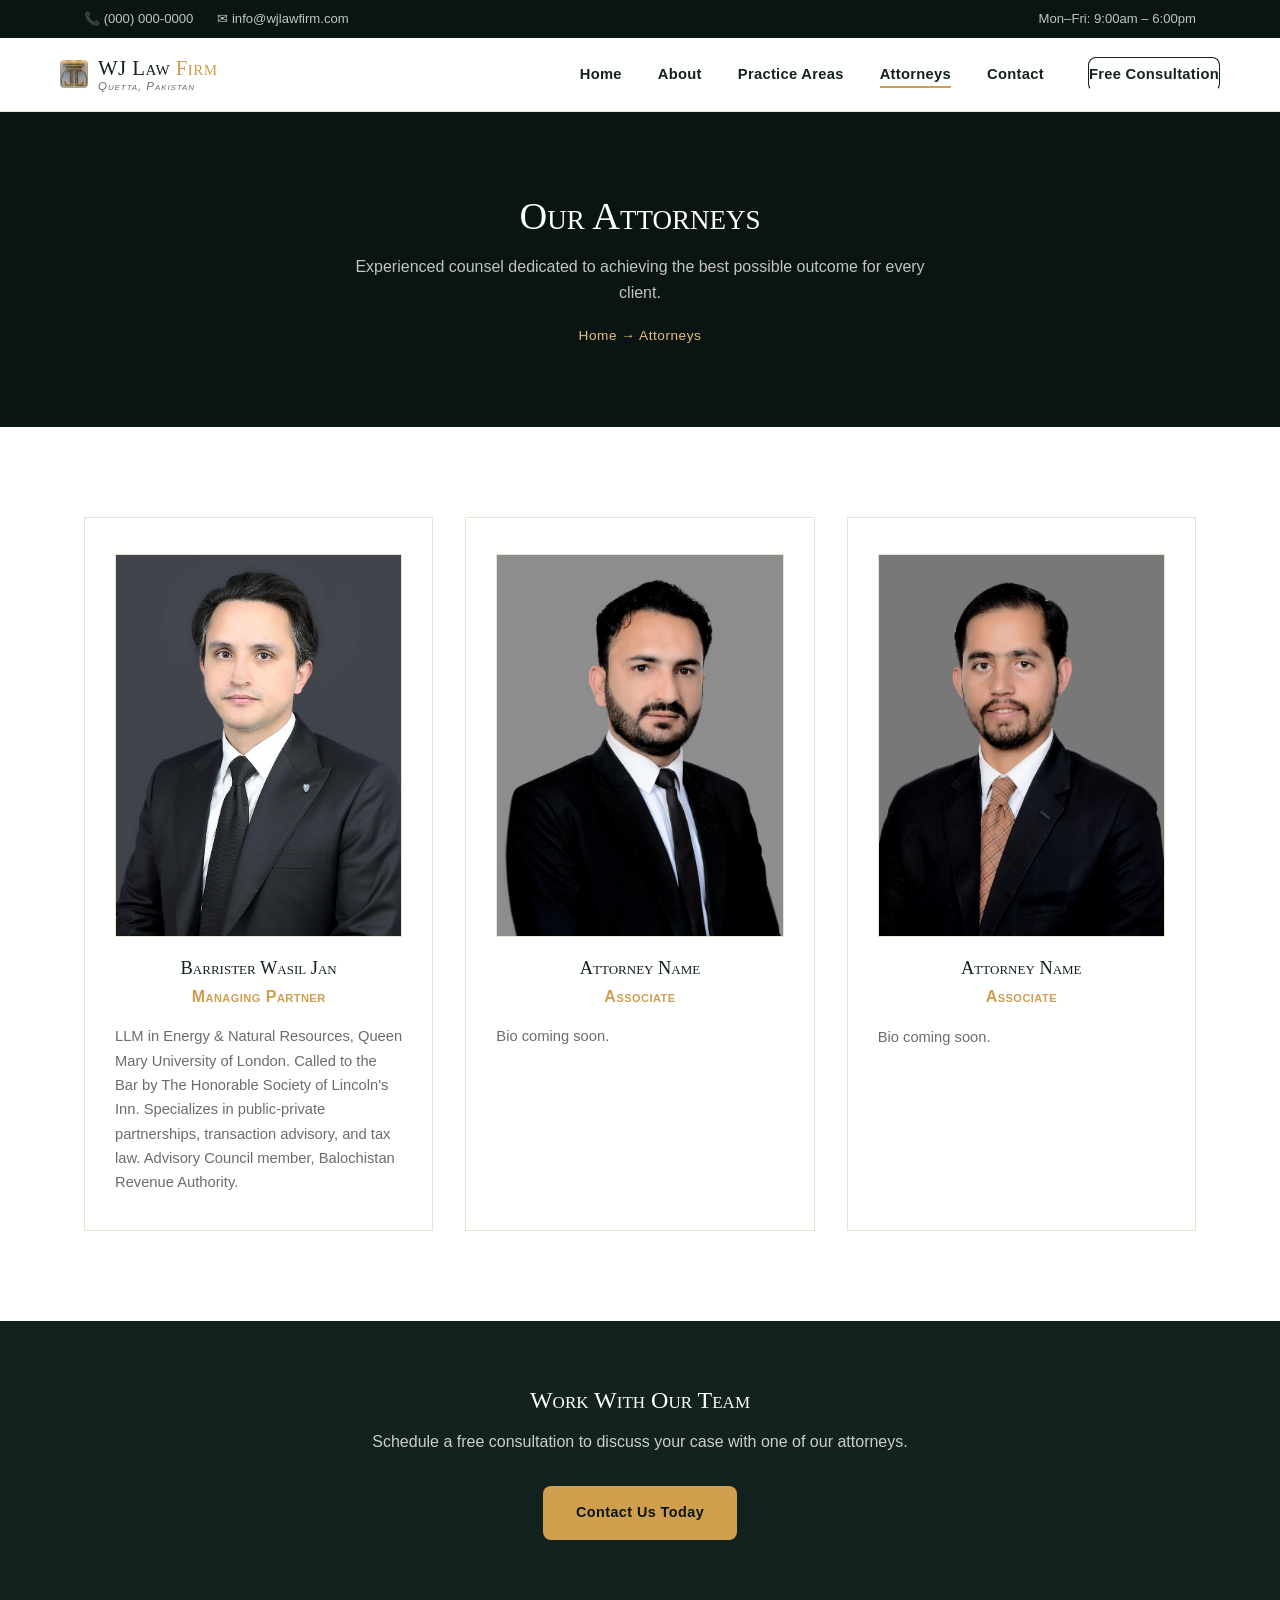
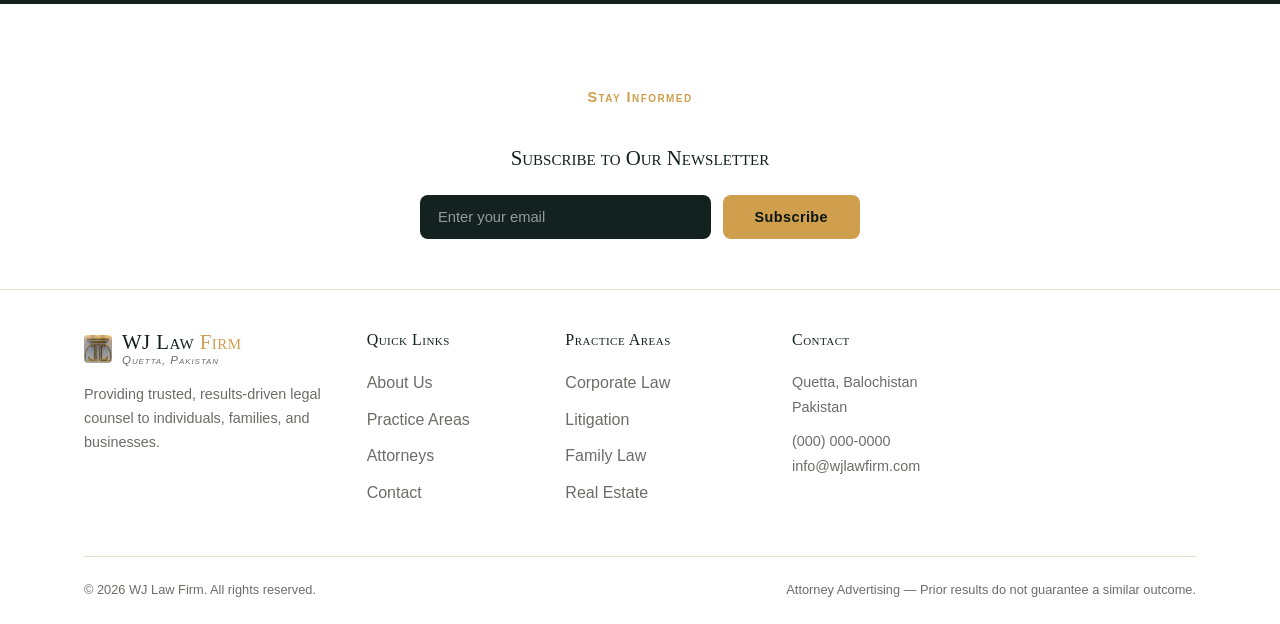
<file: attorneys.html>
<!DOCTYPE html>
<html lang="en">
<head>
<meta charset="UTF-8">
<meta name="viewport" content="width=device-width, initial-scale=1.0">
<title>Our Attorneys | WJ Law Firm</title>
<meta name="description" content="Meet the experienced attorneys at WJ Law Firm, dedicated to providing trusted legal representation.">
<link rel="stylesheet" href="css/styles.css">
</head>
<body>

<div class="topbar">
  <div class="container">
    <div class="topbar-contact">
      <a href="tel:+10000000000">&#128222; (000) 000-0000</a>
      <a href="mailto:info@wjlawfirm.com">&#9993; info@wjlawfirm.com</a>
    </div>
    <div>Mon&ndash;Fri: 9:00am &ndash; 6:00pm</div>
  </div>
</div>

<header class="site-header">
  <nav class="nav container">
    <a href="index.html" class="logo"><img src="images/logo-mark.jpg" alt="WJ Law Firm" class="logo-icon" style="border-radius:4px;object-fit:cover;"><span class="logo-text"><span class="logo-name">WJ Law<span class="accent"> Firm</span></span><span class="logo-tagline">Quetta, Pakistan</span></span></a>
    <ul class="nav-links">
      <li><a href="index.html">Home</a></li>
      <li><a href="about.html">About</a></li>
      <li><a href="practice-areas.html">Practice Areas</a></li>
      <li><a href="attorneys.html" class="active">Attorneys</a></li>
      <li><a href="contact.html">Contact</a></li>
      <li class="nav-cta"><a href="contact.html" class="btn btn-outline-dark">Free Consultation</a></li>
    </ul>
    <button class="nav-toggle" aria-label="Toggle navigation">
      <span></span><span></span><span></span>
    </button>
  </nav>
</header>

<section class="page-hero">
  <div class="container">
    <h1>Our Attorneys</h1>
    <p>Experienced counsel dedicated to achieving the best possible outcome for every client.</p>
    <div class="breadcrumb">Home &rarr; Attorneys</div>
  </div>
</section>

<section class="section">
  <div class="container">
    <div class="grid grid-3">

      <div class="card attorney-card">
        <img src="images/attorney-wasil-jan.jpg" alt="Barrister Wasil Jan" class="attorney-photo" style="object-fit:cover;">
        <h3>Barrister Wasil Jan</h3>
        <div class="attorney-role">Managing Partner</div>
        <p class="bio">LLM in Energy &amp; Natural Resources, Queen Mary University of London. Called to the Bar by The Honorable Society of Lincoln's Inn. Specializes in public-private partnerships, transaction advisory, and tax law. Advisory Council member, Balochistan Revenue Authority.</p>
      </div>

      <div class="card attorney-card">
        <img src="images/attorney-2.jpg" alt="Attorney" class="attorney-photo" style="object-fit:cover;">
        <h3>Attorney Name</h3>
        <div class="attorney-role">Associate</div>
        <p class="bio">Bio coming soon.</p>
      </div>

      <div class="card attorney-card">
        <img src="images/attorney-3.jpg" alt="Attorney" class="attorney-photo" style="object-fit:cover;">
        <h3>Attorney Name</h3>
        <div class="attorney-role">Associate</div>
        <p class="bio">Bio coming soon.</p>
      </div>

    </div>
  </div>
</section>

<section class="cta-banner">
  <div class="container">
    <h2>Work With Our Team</h2>
    <p>Schedule a free consultation to discuss your case with one of our attorneys.</p>
    <a href="contact.html" class="btn btn-primary">Contact Us Today</a>
  </div>
</section>

<section class="footer-newsletter">
  <div class="container">
    <span class="eyebrow">Stay Informed</span>
    <h3>Subscribe to Our Newsletter</h3>
    <form class="newsletter-form">
      <input type="email" placeholder="Enter your email" required>
      <button type="submit" class="btn btn-primary">Subscribe</button>
    </form>
  </div>
</section>

<footer class="site-footer">
  <div class="container">
    <div class="footer-grid">
      <div>
        <a href="index.html" class="logo"><img src="images/logo-mark.jpg" alt="WJ Law Firm" class="logo-icon" style="border-radius:4px;object-fit:cover;"><span class="logo-text"><span class="logo-name">WJ Law<span class="accent"> Firm</span></span><span class="logo-tagline">Quetta, Pakistan</span></span></a>
        <p>Providing trusted, results-driven legal counsel to individuals, families, and businesses.</p>
      </div>
      <div>
        <h4>Quick Links</h4>
        <ul>
          <li><a href="about.html">About Us</a></li>
          <li><a href="practice-areas.html">Practice Areas</a></li>
          <li><a href="attorneys.html">Attorneys</a></li>
          <li><a href="contact.html">Contact</a></li>
        </ul>
      </div>
      <div>
        <h4>Practice Areas</h4>
        <ul>
          <li><a href="practice-areas.html">Corporate Law</a></li>
          <li><a href="practice-areas.html">Litigation</a></li>
          <li><a href="practice-areas.html">Family Law</a></li>
          <li><a href="practice-areas.html">Real Estate</a></li>
        </ul>
      </div>
      <div>
        <h4>Contact</h4>
        <p>Quetta, Balochistan<br>Pakistan</p>
        <p style="margin-top: 10px;">(000) 000-0000<br>info@wjlawfirm.com</p>
      </div>
    </div>
    <div class="footer-bottom">
      <div>&copy; 2026 WJ Law Firm. All rights reserved.</div>
      <div>Attorney Advertising &mdash; Prior results do not guarantee a similar outcome.</div>
    </div>
  </div>
</footer>

<script src="js/script.js"></script>
</body>
</html>
</file>
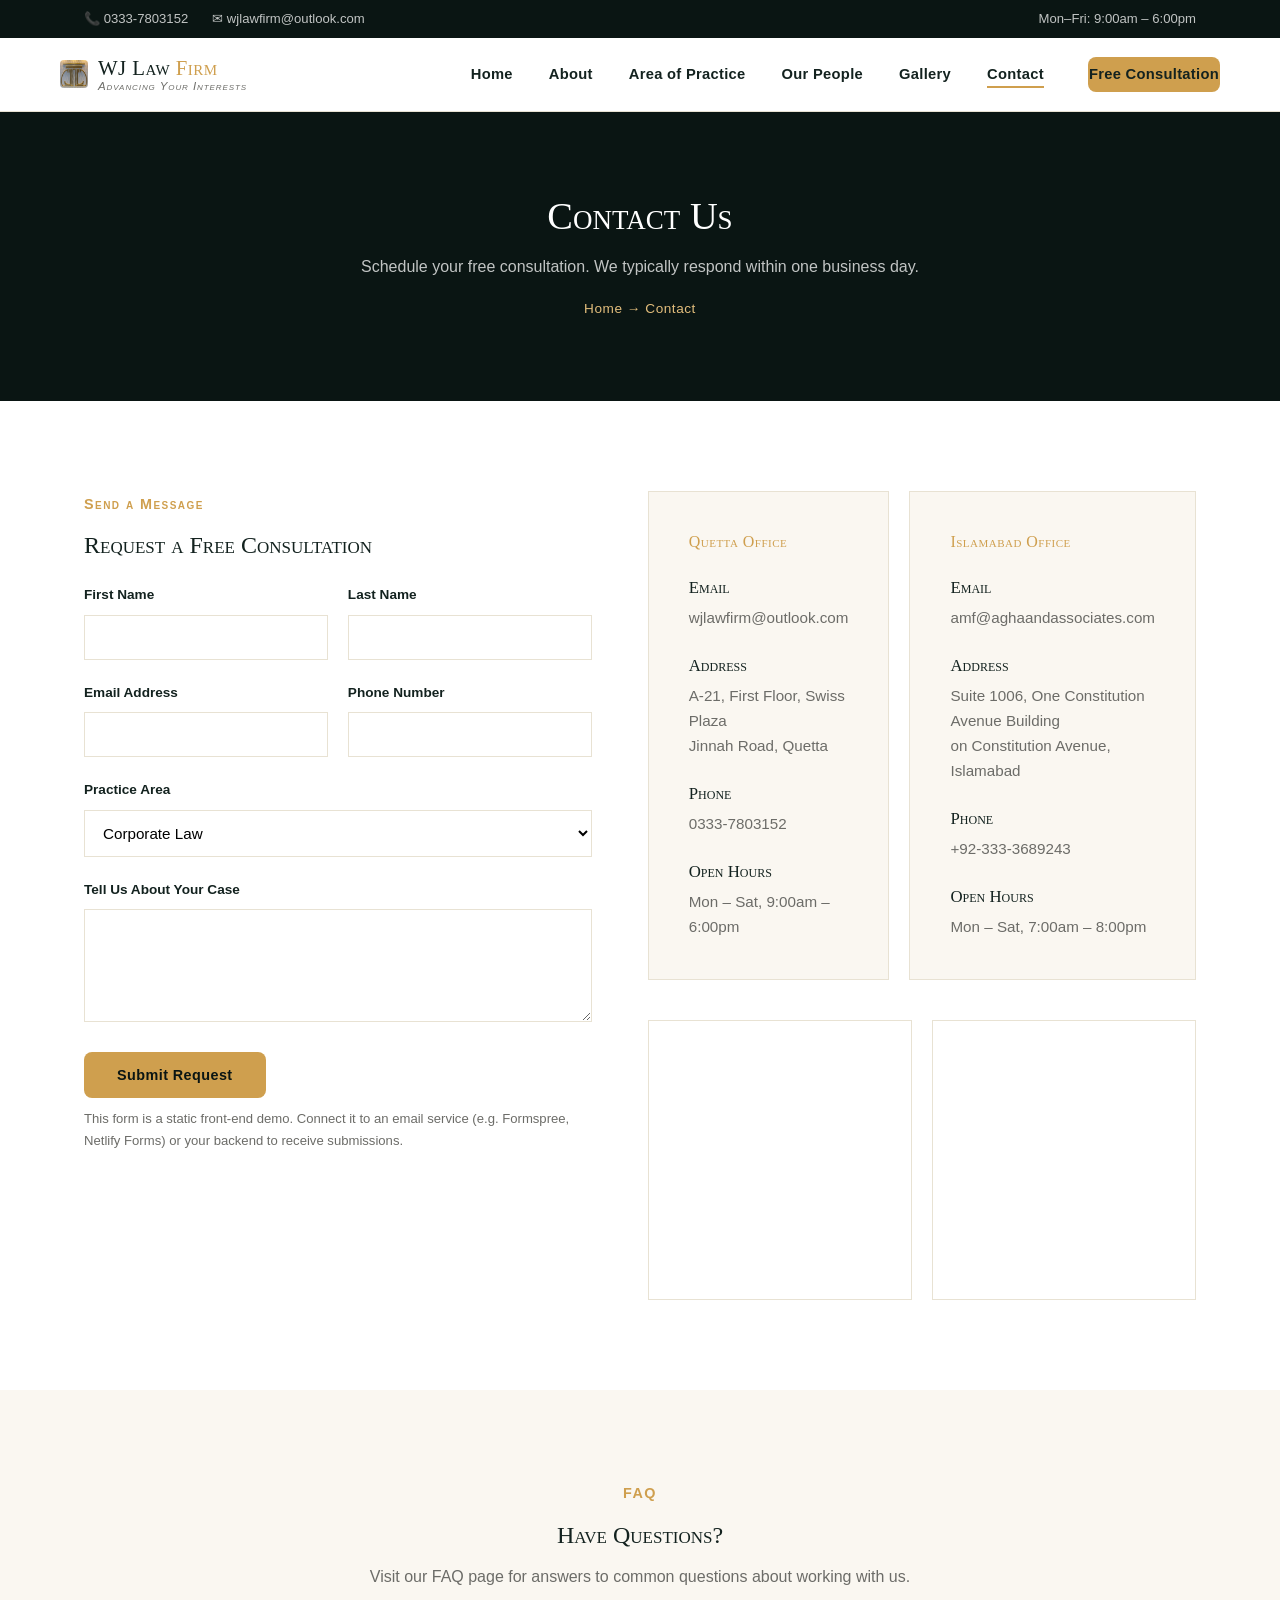
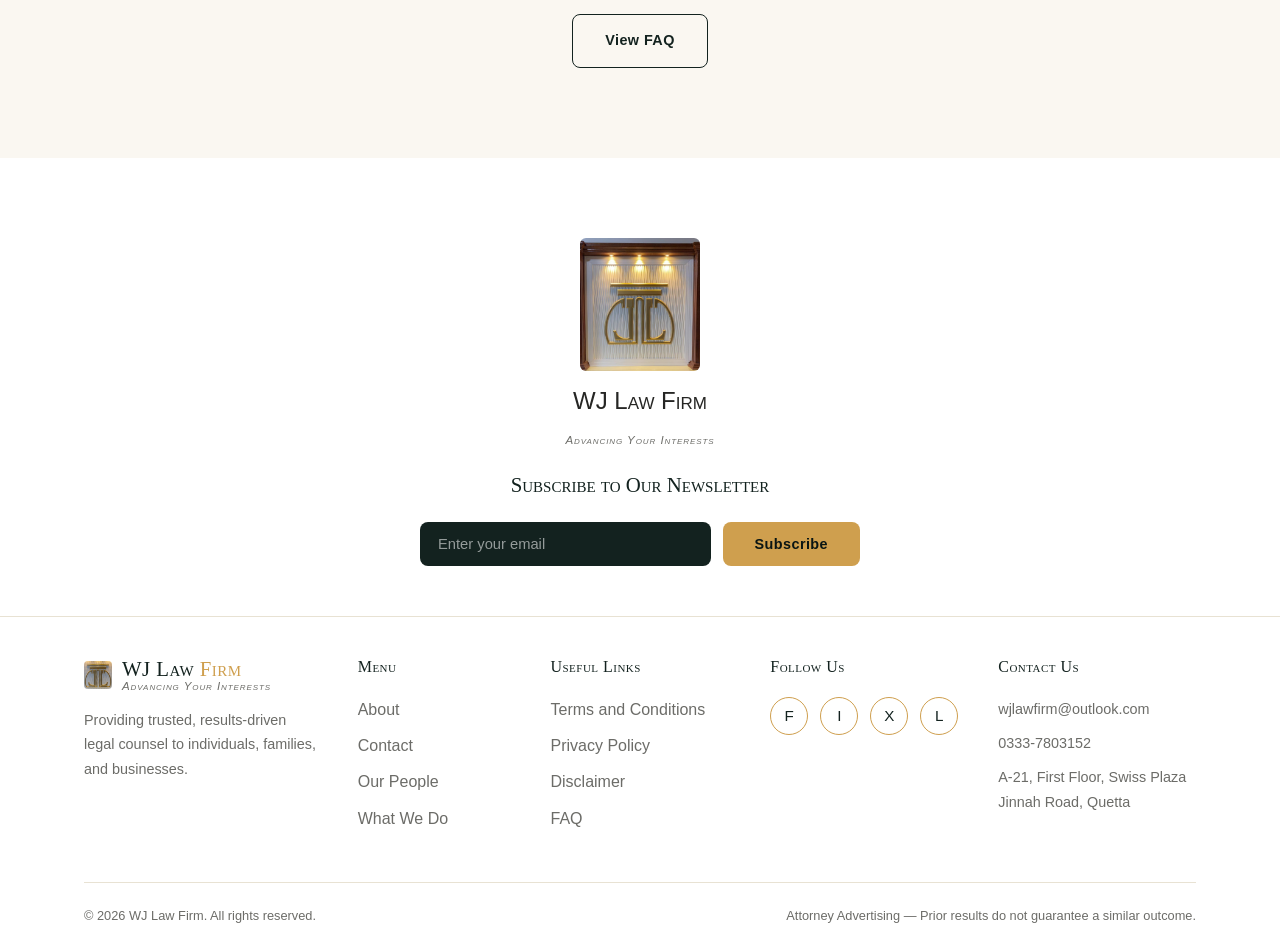
<file: contact.html>
<!DOCTYPE html>
<html lang="en">
<head>
<meta charset="UTF-8">
<meta name="viewport" content="width=device-width, initial-scale=1.0">
<title>Contact Us | WJ Law Firm</title>
<meta name="description" content="Contact WJ Law Firm to schedule a free consultation with one of our attorneys.">
<link rel="stylesheet" href="css/styles.css">
</head>
<body>

<div class="topbar">
  <div class="container">
    <div class="topbar-contact">
      <a href="tel:+923337803152">&#128222; 0333-7803152</a>
      <a href="mailto:wjlawfirm@outlook.com">&#9993; wjlawfirm@outlook.com</a>
    </div>
    <div>Mon&ndash;Fri: 9:00am &ndash; 6:00pm</div>
  </div>
</div>

<header class="site-header">
  <nav class="nav container">
    <a href="index.html" class="logo"><img src="images/logo-mark.jpg" alt="WJ Law Firm" class="logo-icon" style="border-radius:4px;object-fit:cover;"><span class="logo-text"><span class="logo-name">WJ Law<span class="accent"> Firm</span></span><span class="logo-tagline">Advancing Your Interests</span></span></a>
    <ul class="nav-links">
      <li><a href="index.html">Home</a></li>
      <li><a href="about.html">About</a></li>
      <li><a href="area-of-practice.html">Area of Practice</a></li>
      <li><a href="our-people.html">Our People</a></li>
      <li><a href="gallery.html">Gallery</a></li>
      <li><a href="contact.html" class="active">Contact</a></li>
      <li class="nav-cta"><a href="contact.html" class="btn btn-primary">Free Consultation</a></li>
    </ul>
    <button class="nav-toggle" aria-label="Toggle navigation">
      <span></span><span></span><span></span>
    </button>
  </nav>
</header>

<section class="page-hero">
  <div class="container">
    <h1>Contact Us</h1>
    <p>Schedule your free consultation. We typically respond within one business day.</p>
    <div class="breadcrumb">Home &rarr; Contact</div>
  </div>
</section>

<section class="section">
  <div class="container contact-grid">

    <div>
      <span class="eyebrow">Send a Message</span>
      <h2 style="margin-bottom: 24px;">Request a Free Consultation</h2>

      <form class="contact-form">
        <div class="form-row">
          <div class="form-group">
            <label for="firstName">First Name</label>
            <input type="text" id="firstName" name="firstName" required>
          </div>
          <div class="form-group">
            <label for="lastName">Last Name</label>
            <input type="text" id="lastName" name="lastName" required>
          </div>
        </div>
        <div class="form-row">
          <div class="form-group">
            <label for="email">Email Address</label>
            <input type="email" id="email" name="email" required>
          </div>
          <div class="form-group">
            <label for="phone">Phone Number</label>
            <input type="tel" id="phone" name="phone">
          </div>
        </div>
        <div class="form-group">
          <label for="practiceArea">Practice Area</label>
          <select id="practiceArea" name="practiceArea">
            <option>Corporate Law</option>
            <option>Litigation &amp; Dispute Resolution</option>
            <option>Family Law</option>
            <option>Real Estate Law</option>
            <option>Estate Planning &amp; Probate</option>
            <option>Employment Law</option>
            <option>Other</option>
          </select>
        </div>
        <div class="form-group">
          <label for="message">Tell Us About Your Case</label>
          <textarea id="message" name="message" rows="5" required></textarea>
        </div>
        <button type="submit" class="btn btn-primary">Submit Request</button>
        <p class="form-note form-success" style="display:none; color: var(--color-navy); font-weight: 600;">
          Thank you &mdash; your message has been received. We'll be in touch shortly.
        </p>
        <p class="form-note">
          This form is a static front-end demo. Connect it to an email service (e.g. Formspree, Netlify Forms) or your backend to receive submissions.
        </p>
      </form>
    </div>

    <div>
      <div class="grid grid-2" style="gap: 20px;">
        <div class="contact-info-card">
          <h3 style="color: var(--color-gold); font-variant-caps: small-caps; font-size: 1rem; letter-spacing: 0.03em;">Quetta Office</h3>

          <h3>Email</h3>
          <p>wjlawfirm@outlook.com</p>

          <h3>Address</h3>
          <p>A-21, First Floor, Swiss Plaza<br>Jinnah Road, Quetta</p>

          <h3>Phone</h3>
          <p>0333-7803152</p>

          <h3>Open Hours</h3>
          <p>Mon &ndash; Sat, 9:00am &ndash; 6:00pm</p>
        </div>

        <div class="contact-info-card">
          <h3 style="color: var(--color-gold); font-variant-caps: small-caps; font-size: 1rem; letter-spacing: 0.03em;">Islamabad Office</h3>

          <h3>Email</h3>
          <p>amf@aghaandassociates.com</p>

          <h3>Address</h3>
          <p>Suite 1006, One Constitution Avenue Building<br>on Constitution Avenue, Islamabad</p>

          <h3>Phone</h3>
          <p>+92-333-3689243</p>

          <h3>Open Hours</h3>
          <p>Mon &ndash; Sat, 7:00am &ndash; 8:00pm</p>
        </div>
      </div>

      <div class="grid grid-2" style="gap: 20px; margin-top: 40px;">
        <iframe
          src="https://www.google.com/maps?q=A-21,+First+Floor,+Swiss+Plaza,+Jinnah+Road,+Quetta,+Pakistan&output=embed"
          width="100%" height="280" style="border:1px solid var(--color-border);"
          allowfullscreen="" loading="lazy" referrerpolicy="no-referrer-when-downgrade"
          title="WJ Law Firm Quetta office location"></iframe>

        <iframe
          src="https://www.google.com/maps?q=One+Constitution+Avenue,+Islamabad,+Pakistan&output=embed"
          width="100%" height="280" style="border:1px solid var(--color-border);"
          allowfullscreen="" loading="lazy" referrerpolicy="no-referrer-when-downgrade"
          title="WJ Law Firm Islamabad office location"></iframe>
      </div>
    </div>

  </div>
</section>

<section class="section section-alt">
  <div class="container" style="max-width: 800px; text-align: center;">
    <span class="eyebrow">FAQ</span>
    <h2 style="margin-bottom: 14px;">Have Questions?</h2>
    <p style="color: var(--color-text-light); margin-bottom: 24px;">Visit our FAQ page for answers to common questions about working with us.</p>
    <a href="faq.html" class="btn btn-outline-dark">View FAQ</a>
  </div>
</section>

<section class="footer-newsletter">
  <div class="container">
    <div class="logo-lg">
      <img src="images/logo-full.jpg" alt="WJ Law Firm" style="width:120px;height:auto;border-radius:6px;">
      <span class="logo-name" style="font-size:1.5rem;">WJ Law<span class="accent"> Firm</span></span>
      <span class="logo-tagline">Advancing Your Interests</span>
    </div>
    <h3>Subscribe to Our Newsletter</h3>
    <form class="newsletter-form">
      <input type="email" placeholder="Enter your email" required>
      <button type="submit" class="btn btn-primary">Subscribe</button>
    </form>
  </div>
</section>

<footer class="site-footer">
  <div class="container">
    <div class="footer-grid">
      <div>
        <a href="index.html" class="logo"><img src="images/logo-mark.jpg" alt="WJ Law Firm" class="logo-icon" style="border-radius:4px;object-fit:cover;"><span class="logo-text"><span class="logo-name">WJ Law<span class="accent"> Firm</span></span><span class="logo-tagline">Advancing Your Interests</span></span></a>
        <p>Providing trusted, results-driven legal counsel to individuals, families, and businesses.</p>
      </div>
      <div>
        <h4>Menu</h4>
        <ul>
          <li><a href="about.html">About</a></li>
          <li><a href="contact.html">Contact</a></li>
          <li><a href="our-people.html">Our People</a></li>
          <li><a href="area-of-practice.html">What We Do</a></li>
        </ul>
      </div>
      <div>
        <h4>Useful Links</h4>
        <ul>
          <li><a href="terms.html">Terms and Conditions</a></li>
          <li><a href="privacy.html">Privacy Policy</a></li>
          <li><a href="disclaimer.html">Disclaimer</a></li>
          <li><a href="faq.html">FAQ</a></li>
        </ul>
      </div>
      <div>
        <h4>Follow Us</h4>
        <div class="social-links">
          <a href="#" aria-label="Facebook">F</a>
          <a href="#" aria-label="Instagram">I</a>
          <a href="#" aria-label="Twitter">X</a>
          <a href="#" aria-label="LinkedIn">L</a>
        </div>
      </div>
      <div>
        <h4>Contact Us</h4>
        <p>wjlawfirm@outlook.com</p>
        <p style="margin-top: 10px;">0333-7803152</p>
        <p style="margin-top: 10px;">A-21, First Floor, Swiss Plaza<br>Jinnah Road, Quetta</p>
      </div>
    </div>
    <div class="footer-bottom">
      <div>&copy; 2026 WJ Law Firm. All rights reserved.</div>
      <div>Attorney Advertising &mdash; Prior results do not guarantee a similar outcome.</div>
    </div>
  </div>
</footer>

<script src="js/script.js"></script>
</body>
</html>
</file>
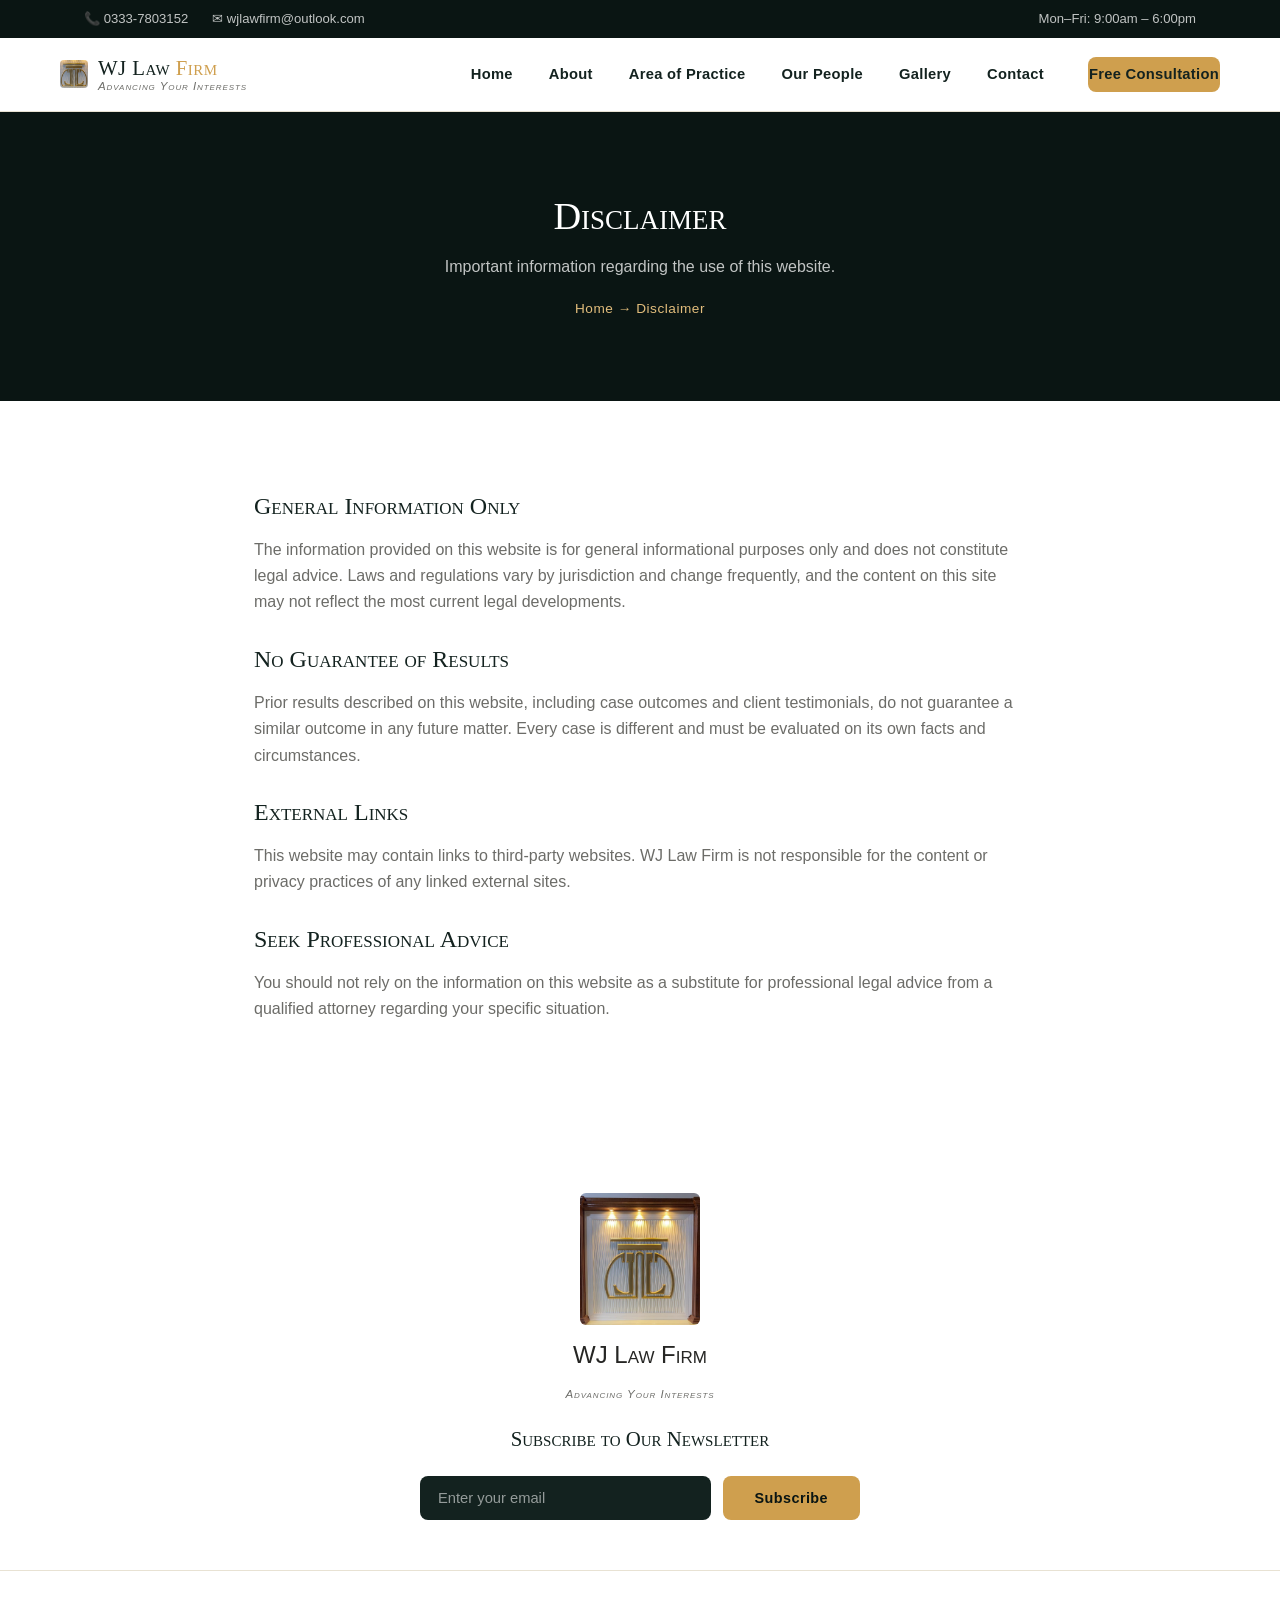
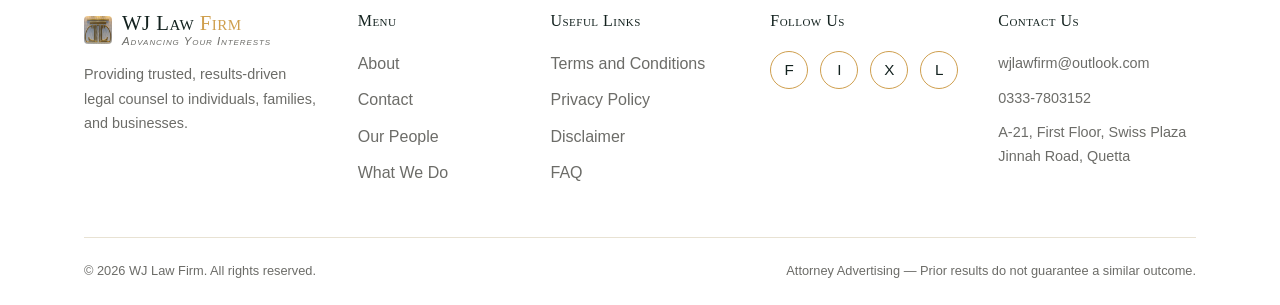
<file: disclaimer.html>
<!DOCTYPE html>
<html lang="en">
<head>
<meta charset="UTF-8">
<meta name="viewport" content="width=device-width, initial-scale=1.0">
<title>Disclaimer | WJ Law Firm</title>
<meta name="description" content="Legal disclaimer for the WJ Law Firm website.">
<link rel="stylesheet" href="css/styles.css">
</head>
<body>

<div class="topbar">
  <div class="container">
    <div class="topbar-contact">
      <a href="tel:+923337803152">&#128222; 0333-7803152</a>
      <a href="mailto:wjlawfirm@outlook.com">&#9993; wjlawfirm@outlook.com</a>
    </div>
    <div>Mon&ndash;Fri: 9:00am &ndash; 6:00pm</div>
  </div>
</div>

<header class="site-header">
  <nav class="nav container">
    <a href="index.html" class="logo"><img src="images/logo-mark.jpg" alt="WJ Law Firm" class="logo-icon" style="border-radius:4px;object-fit:cover;"><span class="logo-text"><span class="logo-name">WJ Law<span class="accent"> Firm</span></span><span class="logo-tagline">Advancing Your Interests</span></span></a>
    <ul class="nav-links">
      <li><a href="index.html">Home</a></li>
      <li><a href="about.html">About</a></li>
      <li><a href="area-of-practice.html">Area of Practice</a></li>
      <li><a href="our-people.html">Our People</a></li>
      <li><a href="gallery.html">Gallery</a></li>
      <li><a href="contact.html">Contact</a></li>
      <li class="nav-cta"><a href="contact.html" class="btn btn-primary">Free Consultation</a></li>
    </ul>
    <button class="nav-toggle" aria-label="Toggle navigation">
      <span></span><span></span><span></span>
    </button>
  </nav>
</header>


<section class="page-hero">
  <div class="container">
    <h1>Disclaimer</h1>
    <p>Important information regarding the use of this website.</p>
    <div class="breadcrumb">Home &rarr; Disclaimer</div>
  </div>
</section>

<section class="section" style="max-width: 820px; margin: 0 auto;">
  <div class="container">
    <h2 style="margin-bottom: 16px;">General Information Only</h2>
    <p style="color: var(--color-text-light); margin-bottom: 28px;">
      The information provided on this website is for general informational purposes only and
      does not constitute legal advice. Laws and regulations vary by jurisdiction and change
      frequently, and the content on this site may not reflect the most current legal
      developments.
    </p>

    <h2 style="margin-bottom: 16px;">No Guarantee of Results</h2>
    <p style="color: var(--color-text-light); margin-bottom: 28px;">
      Prior results described on this website, including case outcomes and client testimonials,
      do not guarantee a similar outcome in any future matter. Every case is different and must
      be evaluated on its own facts and circumstances.
    </p>

    <h2 style="margin-bottom: 16px;">External Links</h2>
    <p style="color: var(--color-text-light); margin-bottom: 28px;">
      This website may contain links to third-party websites. WJ Law Firm is not responsible for
      the content or privacy practices of any linked external sites.
    </p>

    <h2 style="margin-bottom: 16px;">Seek Professional Advice</h2>
    <p style="color: var(--color-text-light);">
      You should not rely on the information on this website as a substitute for professional
      legal advice from a qualified attorney regarding your specific situation.
    </p>
  </div>
</section>


<section class="footer-newsletter">
  <div class="container">
    <div class="logo-lg">
      <img src="images/logo-full.jpg" alt="WJ Law Firm" style="width:120px;height:auto;border-radius:6px;">
      <span class="logo-name" style="font-size:1.5rem;">WJ Law<span class="accent"> Firm</span></span>
      <span class="logo-tagline">Advancing Your Interests</span>
    </div>
    <h3>Subscribe to Our Newsletter</h3>
    <form class="newsletter-form">
      <input type="email" placeholder="Enter your email" required>
      <button type="submit" class="btn btn-primary">Subscribe</button>
    </form>
  </div>
</section>

<footer class="site-footer">
  <div class="container">
    <div class="footer-grid">
      <div>
        <a href="index.html" class="logo"><img src="images/logo-mark.jpg" alt="WJ Law Firm" class="logo-icon" style="border-radius:4px;object-fit:cover;"><span class="logo-text"><span class="logo-name">WJ Law<span class="accent"> Firm</span></span><span class="logo-tagline">Advancing Your Interests</span></span></a>
        <p>Providing trusted, results-driven legal counsel to individuals, families, and businesses.</p>
      </div>
      <div>
        <h4>Menu</h4>
        <ul>
          <li><a href="about.html">About</a></li>
          <li><a href="contact.html">Contact</a></li>
          <li><a href="our-people.html">Our People</a></li>
          <li><a href="area-of-practice.html">What We Do</a></li>
        </ul>
      </div>
      <div>
        <h4>Useful Links</h4>
        <ul>
          <li><a href="terms.html">Terms and Conditions</a></li>
          <li><a href="privacy.html">Privacy Policy</a></li>
          <li><a href="disclaimer.html">Disclaimer</a></li>
          <li><a href="faq.html">FAQ</a></li>
        </ul>
      </div>
      <div>
        <h4>Follow Us</h4>
        <div class="social-links">
          <a href="#" aria-label="Facebook">F</a>
          <a href="#" aria-label="Instagram">I</a>
          <a href="#" aria-label="Twitter">X</a>
          <a href="#" aria-label="LinkedIn">L</a>
        </div>
      </div>
      <div>
        <h4>Contact Us</h4>
        <p>wjlawfirm@outlook.com</p>
        <p style="margin-top: 10px;">0333-7803152</p>
        <p style="margin-top: 10px;">A-21, First Floor, Swiss Plaza<br>Jinnah Road, Quetta</p>
      </div>
    </div>
    <div class="footer-bottom">
      <div>&copy; 2026 WJ Law Firm. All rights reserved.</div>
      <div>Attorney Advertising &mdash; Prior results do not guarantee a similar outcome.</div>
    </div>
  </div>
</footer>

<script src="js/script.js"></script>
</body>
</html>
</file>
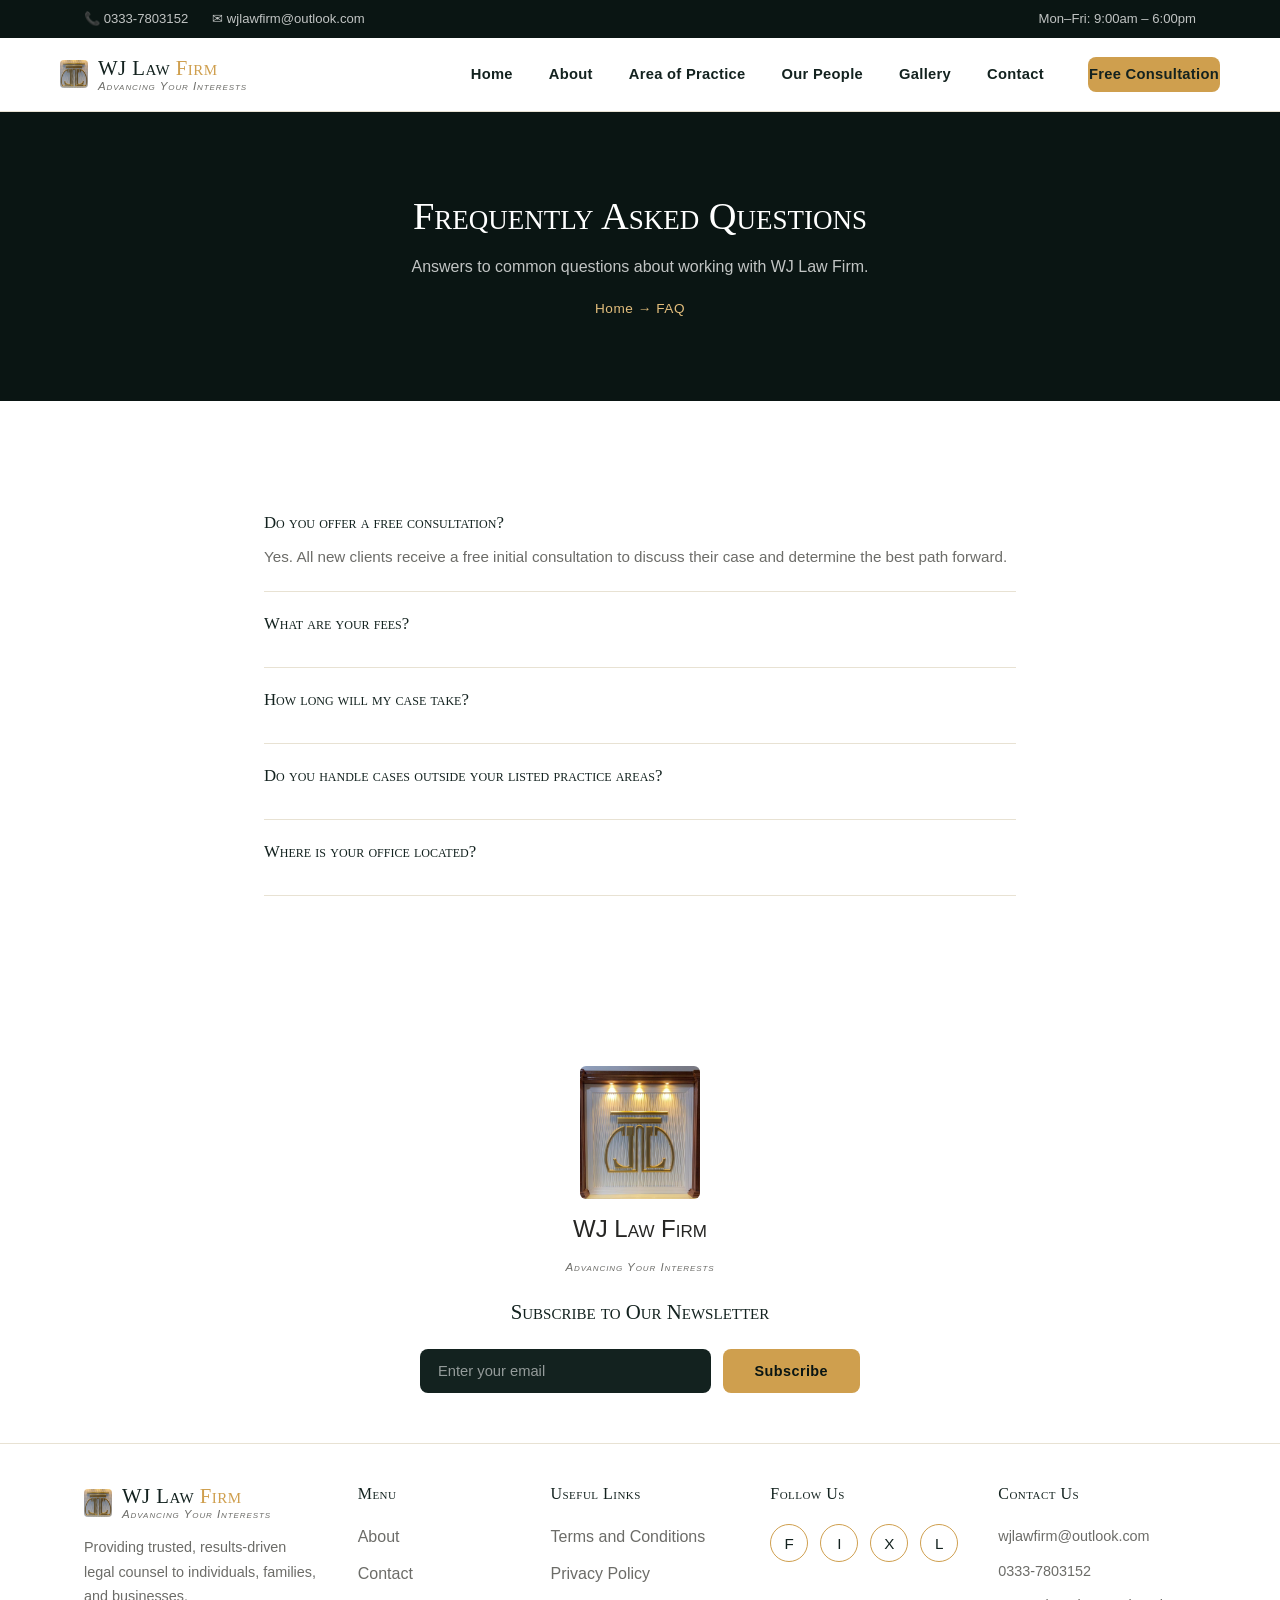
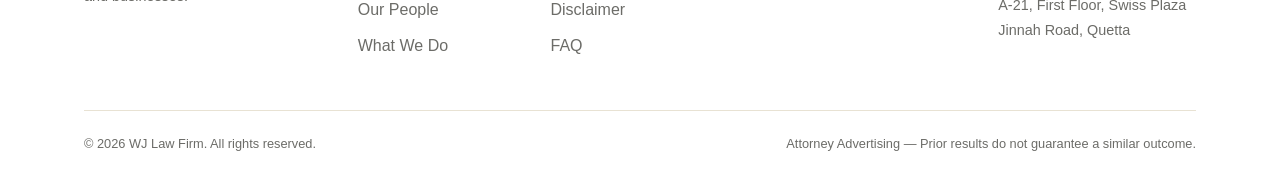
<file: faq.html>
<!DOCTYPE html>
<html lang="en">
<head>
<meta charset="UTF-8">
<meta name="viewport" content="width=device-width, initial-scale=1.0">
<title>FAQ | WJ Law Firm</title>
<meta name="description" content="Frequently asked questions about WJ Law Firm's services and process.">
<link rel="stylesheet" href="css/styles.css">
</head>
<body>

<div class="topbar">
  <div class="container">
    <div class="topbar-contact">
      <a href="tel:+923337803152">&#128222; 0333-7803152</a>
      <a href="mailto:wjlawfirm@outlook.com">&#9993; wjlawfirm@outlook.com</a>
    </div>
    <div>Mon&ndash;Fri: 9:00am &ndash; 6:00pm</div>
  </div>
</div>

<header class="site-header">
  <nav class="nav container">
    <a href="index.html" class="logo"><img src="images/logo-mark.jpg" alt="WJ Law Firm" class="logo-icon" style="border-radius:4px;object-fit:cover;"><span class="logo-text"><span class="logo-name">WJ Law<span class="accent"> Firm</span></span><span class="logo-tagline">Advancing Your Interests</span></span></a>
    <ul class="nav-links">
      <li><a href="index.html">Home</a></li>
      <li><a href="about.html">About</a></li>
      <li><a href="area-of-practice.html">Area of Practice</a></li>
      <li><a href="our-people.html">Our People</a></li>
      <li><a href="gallery.html">Gallery</a></li>
      <li><a href="contact.html">Contact</a></li>
      <li class="nav-cta"><a href="contact.html" class="btn btn-primary">Free Consultation</a></li>
    </ul>
    <button class="nav-toggle" aria-label="Toggle navigation">
      <span></span><span></span><span></span>
    </button>
  </nav>
</header>


<section class="page-hero">
  <div class="container">
    <h1>Frequently Asked Questions</h1>
    <p>Answers to common questions about working with WJ Law Firm.</p>
    <div class="breadcrumb">Home &rarr; FAQ</div>
  </div>
</section>

<section class="section" style="max-width: 800px; margin: 0 auto;">
  <div class="container">
    <div class="faq-item">
      <h3>Do you offer a free consultation?</h3>
      <div style="display:block;"><p>Yes. All new clients receive a free initial consultation to discuss their case and determine the best path forward.</p></div>
    </div>
    <div class="faq-item">
      <h3>What are your fees?</h3>
      <div style="display:none;"><p>Our fee structures vary by practice area and case complexity. We offer flat fees, hourly billing, and contingency arrangements depending on your matter &mdash; details are provided during your consultation.</p></div>
    </div>
    <div class="faq-item">
      <h3>How long will my case take?</h3>
      <div style="display:none;"><p>Timelines vary widely depending on the type and complexity of your case. Your attorney will provide a realistic estimate after reviewing the details.</p></div>
    </div>
    <div class="faq-item">
      <h3>Do you handle cases outside your listed practice areas?</h3>
      <div style="display:none;"><p>We have a trusted network of referral partners for matters outside our core practice areas and are happy to make an introduction.</p></div>
    </div>
    <div class="faq-item">
      <h3>Where is your office located?</h3>
      <div style="display:none;"><p>Our office is located at A-21, First Floor, Swiss Plaza, Jinnah Road, Quetta. See our Contact page for full address and directions.</p></div>
    </div>
  </div>
</section>


<section class="footer-newsletter">
  <div class="container">
    <div class="logo-lg">
      <img src="images/logo-full.jpg" alt="WJ Law Firm" style="width:120px;height:auto;border-radius:6px;">
      <span class="logo-name" style="font-size:1.5rem;">WJ Law<span class="accent"> Firm</span></span>
      <span class="logo-tagline">Advancing Your Interests</span>
    </div>
    <h3>Subscribe to Our Newsletter</h3>
    <form class="newsletter-form">
      <input type="email" placeholder="Enter your email" required>
      <button type="submit" class="btn btn-primary">Subscribe</button>
    </form>
  </div>
</section>

<footer class="site-footer">
  <div class="container">
    <div class="footer-grid">
      <div>
        <a href="index.html" class="logo"><img src="images/logo-mark.jpg" alt="WJ Law Firm" class="logo-icon" style="border-radius:4px;object-fit:cover;"><span class="logo-text"><span class="logo-name">WJ Law<span class="accent"> Firm</span></span><span class="logo-tagline">Advancing Your Interests</span></span></a>
        <p>Providing trusted, results-driven legal counsel to individuals, families, and businesses.</p>
      </div>
      <div>
        <h4>Menu</h4>
        <ul>
          <li><a href="about.html">About</a></li>
          <li><a href="contact.html">Contact</a></li>
          <li><a href="our-people.html">Our People</a></li>
          <li><a href="area-of-practice.html">What We Do</a></li>
        </ul>
      </div>
      <div>
        <h4>Useful Links</h4>
        <ul>
          <li><a href="terms.html">Terms and Conditions</a></li>
          <li><a href="privacy.html">Privacy Policy</a></li>
          <li><a href="disclaimer.html">Disclaimer</a></li>
          <li><a href="faq.html">FAQ</a></li>
        </ul>
      </div>
      <div>
        <h4>Follow Us</h4>
        <div class="social-links">
          <a href="#" aria-label="Facebook">F</a>
          <a href="#" aria-label="Instagram">I</a>
          <a href="#" aria-label="Twitter">X</a>
          <a href="#" aria-label="LinkedIn">L</a>
        </div>
      </div>
      <div>
        <h4>Contact Us</h4>
        <p>wjlawfirm@outlook.com</p>
        <p style="margin-top: 10px;">0333-7803152</p>
        <p style="margin-top: 10px;">A-21, First Floor, Swiss Plaza<br>Jinnah Road, Quetta</p>
      </div>
    </div>
    <div class="footer-bottom">
      <div>&copy; 2026 WJ Law Firm. All rights reserved.</div>
      <div>Attorney Advertising &mdash; Prior results do not guarantee a similar outcome.</div>
    </div>
  </div>
</footer>

<script src="js/script.js"></script>
</body>
</html>
</file>
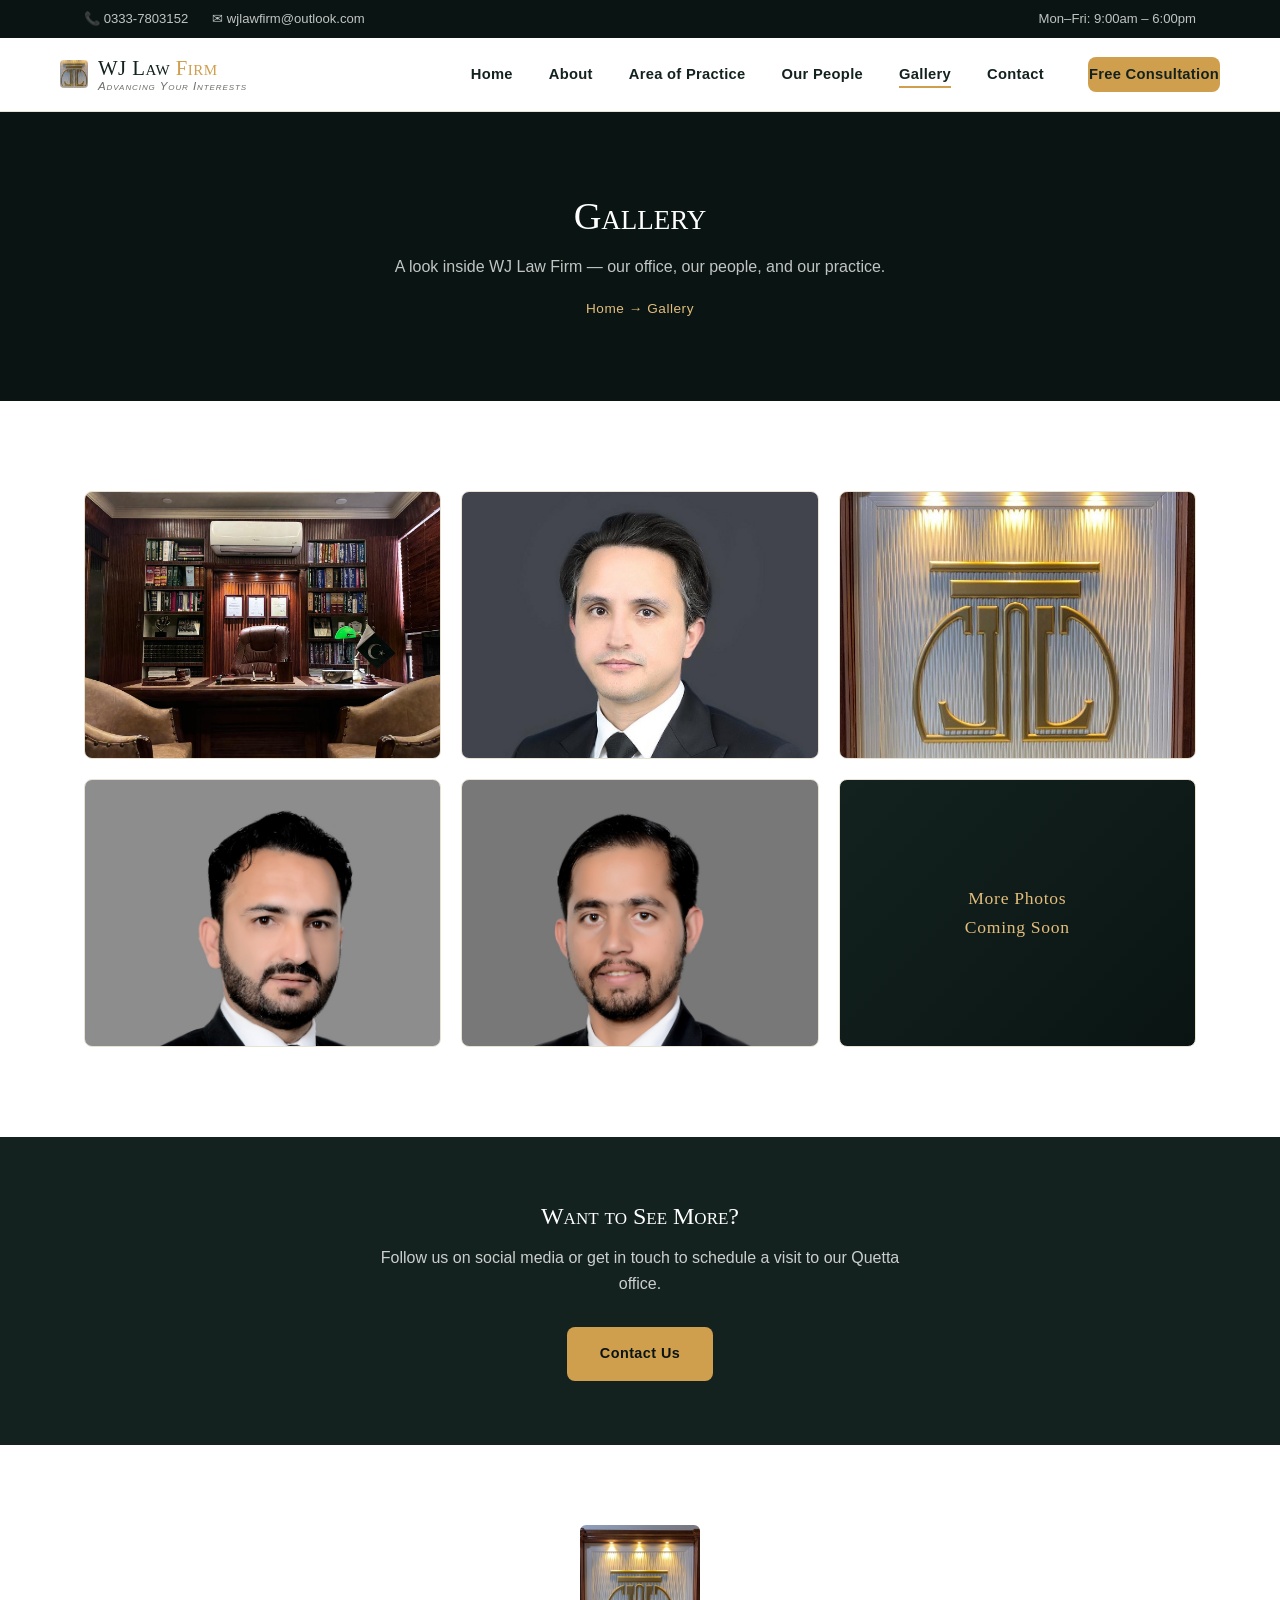
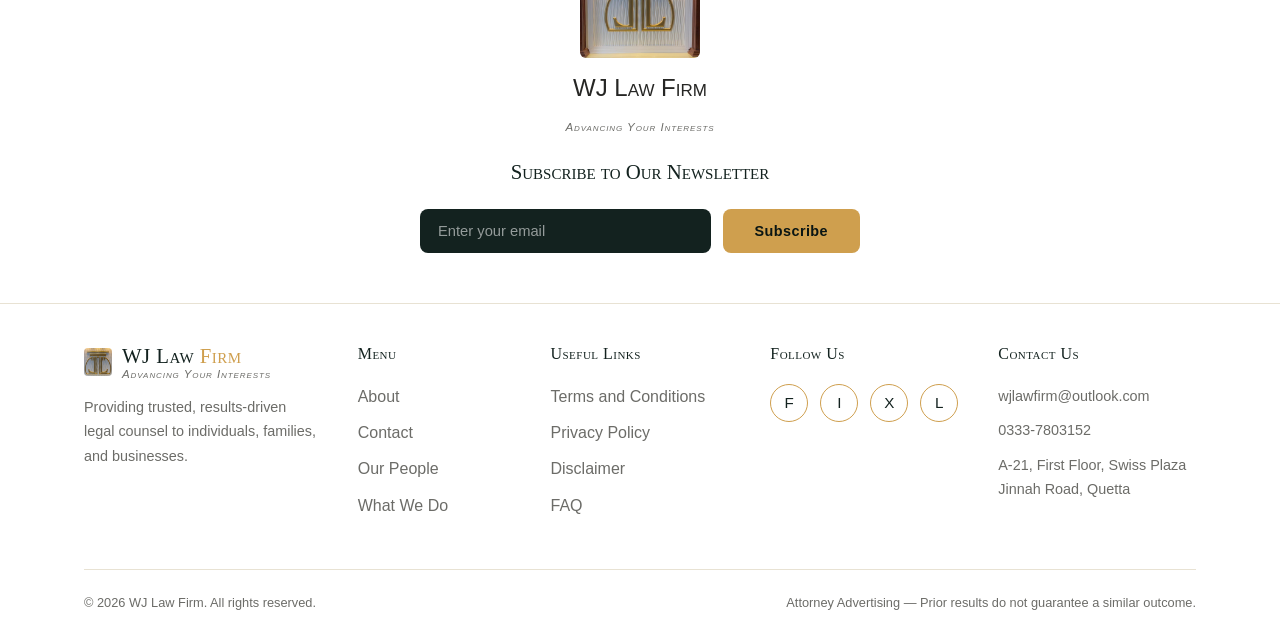
<file: gallery.html>
<!DOCTYPE html>
<html lang="en">
<head>
<meta charset="UTF-8">
<meta name="viewport" content="width=device-width, initial-scale=1.0">
<title>Gallery | WJ Law Firm</title>
<meta name="description" content="Browse photos of WJ Law Firm's Quetta office, our people, and our practice.">
<link rel="stylesheet" href="css/styles.css">
</head>
<body>

<div class="topbar">
  <div class="container">
    <div class="topbar-contact">
      <a href="tel:+923337803152">&#128222; 0333-7803152</a>
      <a href="mailto:wjlawfirm@outlook.com">&#9993; wjlawfirm@outlook.com</a>
    </div>
    <div>Mon&ndash;Fri: 9:00am &ndash; 6:00pm</div>
  </div>
</div>

<header class="site-header">
  <nav class="nav container">
    <a href="index.html" class="logo"><img src="images/logo-mark.jpg" alt="WJ Law Firm" class="logo-icon" style="border-radius:4px;object-fit:cover;"><span class="logo-text"><span class="logo-name">WJ Law<span class="accent"> Firm</span></span><span class="logo-tagline">Advancing Your Interests</span></span></a>
    <ul class="nav-links">
      <li><a href="index.html">Home</a></li>
      <li><a href="about.html">About</a></li>
      <li><a href="area-of-practice.html">Area of Practice</a></li>
      <li><a href="our-people.html">Our People</a></li>
      <li><a href="gallery.html" class="active">Gallery</a></li>
      <li><a href="contact.html">Contact</a></li>
      <li class="nav-cta"><a href="contact.html" class="btn btn-primary">Free Consultation</a></li>
    </ul>
    <button class="nav-toggle" aria-label="Toggle navigation">
      <span></span><span></span><span></span>
    </button>
  </nav>
</header>


<section class="page-hero">
  <div class="container">
    <h1>Gallery</h1>
    <p>A look inside WJ Law Firm &mdash; our office, our people, and our practice.</p>
    <div class="breadcrumb">Home &rarr; Gallery</div>
  </div>
</section>

<section class="section">
  <div class="container">
    <div class="gallery-grid">
      <div class="gallery-item"><img src="images/office.jpg" alt="WJ Law Firm office"></div>
      <div class="gallery-item"><img src="images/attorney-wasil-jan.jpg" alt="Barrister Wasil Jan" style="object-position:top;"></div>
      <div class="gallery-item"><img src="images/logo-full.jpg" alt="WJ Law Firm logo"></div>
      <div class="gallery-item"><img src="images/attorney-2.jpg" alt="WJ Law Firm attorney" style="object-position:top;"></div>
      <div class="gallery-item"><img src="images/attorney-3.jpg" alt="WJ Law Firm attorney" style="object-position:top;"></div>
      <div class="gallery-item image-placeholder" style="aspect-ratio:4/3;">More Photos<br>Coming Soon</div>
    </div>
  </div>
</section>

<section class="cta-banner">
  <div class="container">
    <h2>Want to See More?</h2>
    <p>Follow us on social media or get in touch to schedule a visit to our Quetta office.</p>
    <a href="contact.html" class="btn btn-primary">Contact Us</a>
  </div>
</section>


<section class="footer-newsletter">
  <div class="container">
    <div class="logo-lg">
      <img src="images/logo-full.jpg" alt="WJ Law Firm" style="width:120px;height:auto;border-radius:6px;">
      <span class="logo-name" style="font-size:1.5rem;">WJ Law<span class="accent"> Firm</span></span>
      <span class="logo-tagline">Advancing Your Interests</span>
    </div>
    <h3>Subscribe to Our Newsletter</h3>
    <form class="newsletter-form">
      <input type="email" placeholder="Enter your email" required>
      <button type="submit" class="btn btn-primary">Subscribe</button>
    </form>
  </div>
</section>

<footer class="site-footer">
  <div class="container">
    <div class="footer-grid">
      <div>
        <a href="index.html" class="logo"><img src="images/logo-mark.jpg" alt="WJ Law Firm" class="logo-icon" style="border-radius:4px;object-fit:cover;"><span class="logo-text"><span class="logo-name">WJ Law<span class="accent"> Firm</span></span><span class="logo-tagline">Advancing Your Interests</span></span></a>
        <p>Providing trusted, results-driven legal counsel to individuals, families, and businesses.</p>
      </div>
      <div>
        <h4>Menu</h4>
        <ul>
          <li><a href="about.html">About</a></li>
          <li><a href="contact.html">Contact</a></li>
          <li><a href="our-people.html">Our People</a></li>
          <li><a href="area-of-practice.html">What We Do</a></li>
        </ul>
      </div>
      <div>
        <h4>Useful Links</h4>
        <ul>
          <li><a href="terms.html">Terms and Conditions</a></li>
          <li><a href="privacy.html">Privacy Policy</a></li>
          <li><a href="disclaimer.html">Disclaimer</a></li>
          <li><a href="faq.html">FAQ</a></li>
        </ul>
      </div>
      <div>
        <h4>Follow Us</h4>
        <div class="social-links">
          <a href="#" aria-label="Facebook">F</a>
          <a href="#" aria-label="Instagram">I</a>
          <a href="#" aria-label="Twitter">X</a>
          <a href="#" aria-label="LinkedIn">L</a>
        </div>
      </div>
      <div>
        <h4>Contact Us</h4>
        <p>wjlawfirm@outlook.com</p>
        <p style="margin-top: 10px;">0333-7803152</p>
        <p style="margin-top: 10px;">A-21, First Floor, Swiss Plaza<br>Jinnah Road, Quetta</p>
      </div>
    </div>
    <div class="footer-bottom">
      <div>&copy; 2026 WJ Law Firm. All rights reserved.</div>
      <div>Attorney Advertising &mdash; Prior results do not guarantee a similar outcome.</div>
    </div>
  </div>
</footer>

<script src="js/script.js"></script>
</body>
</html>
</file>
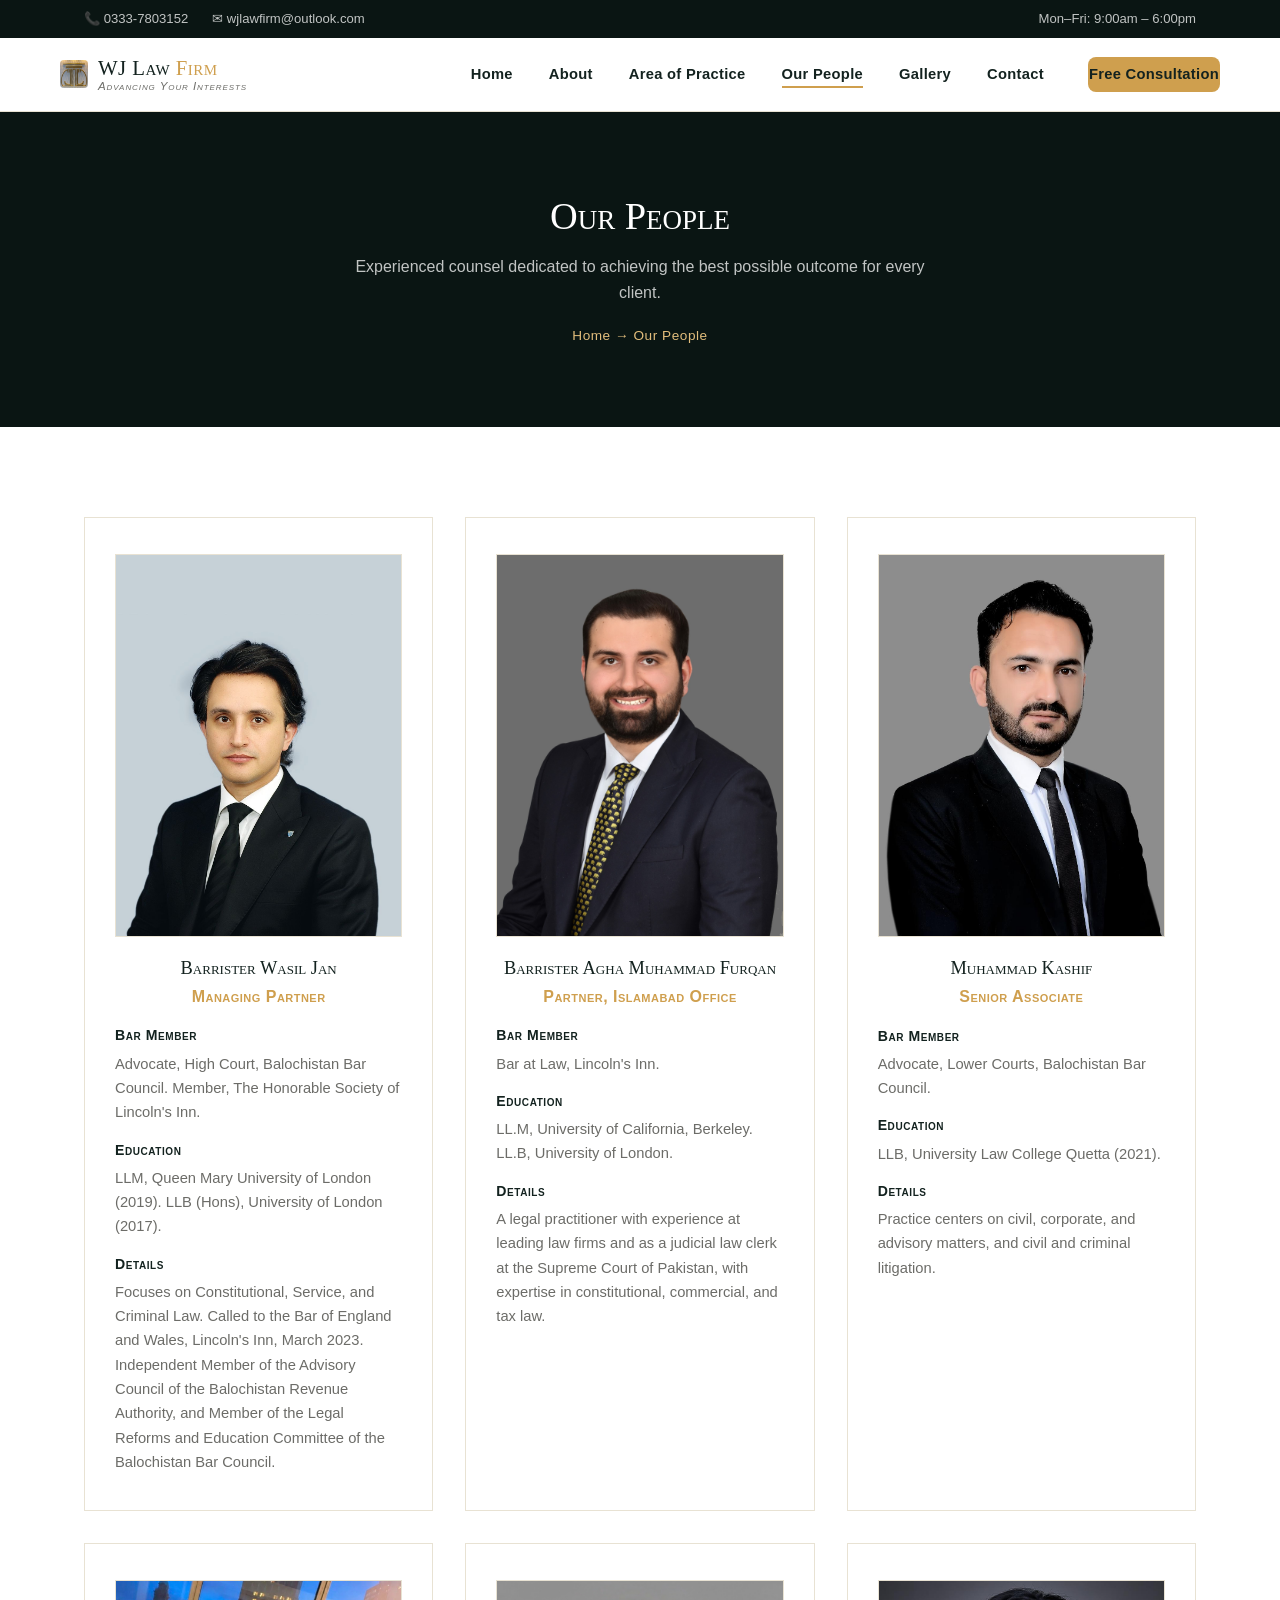
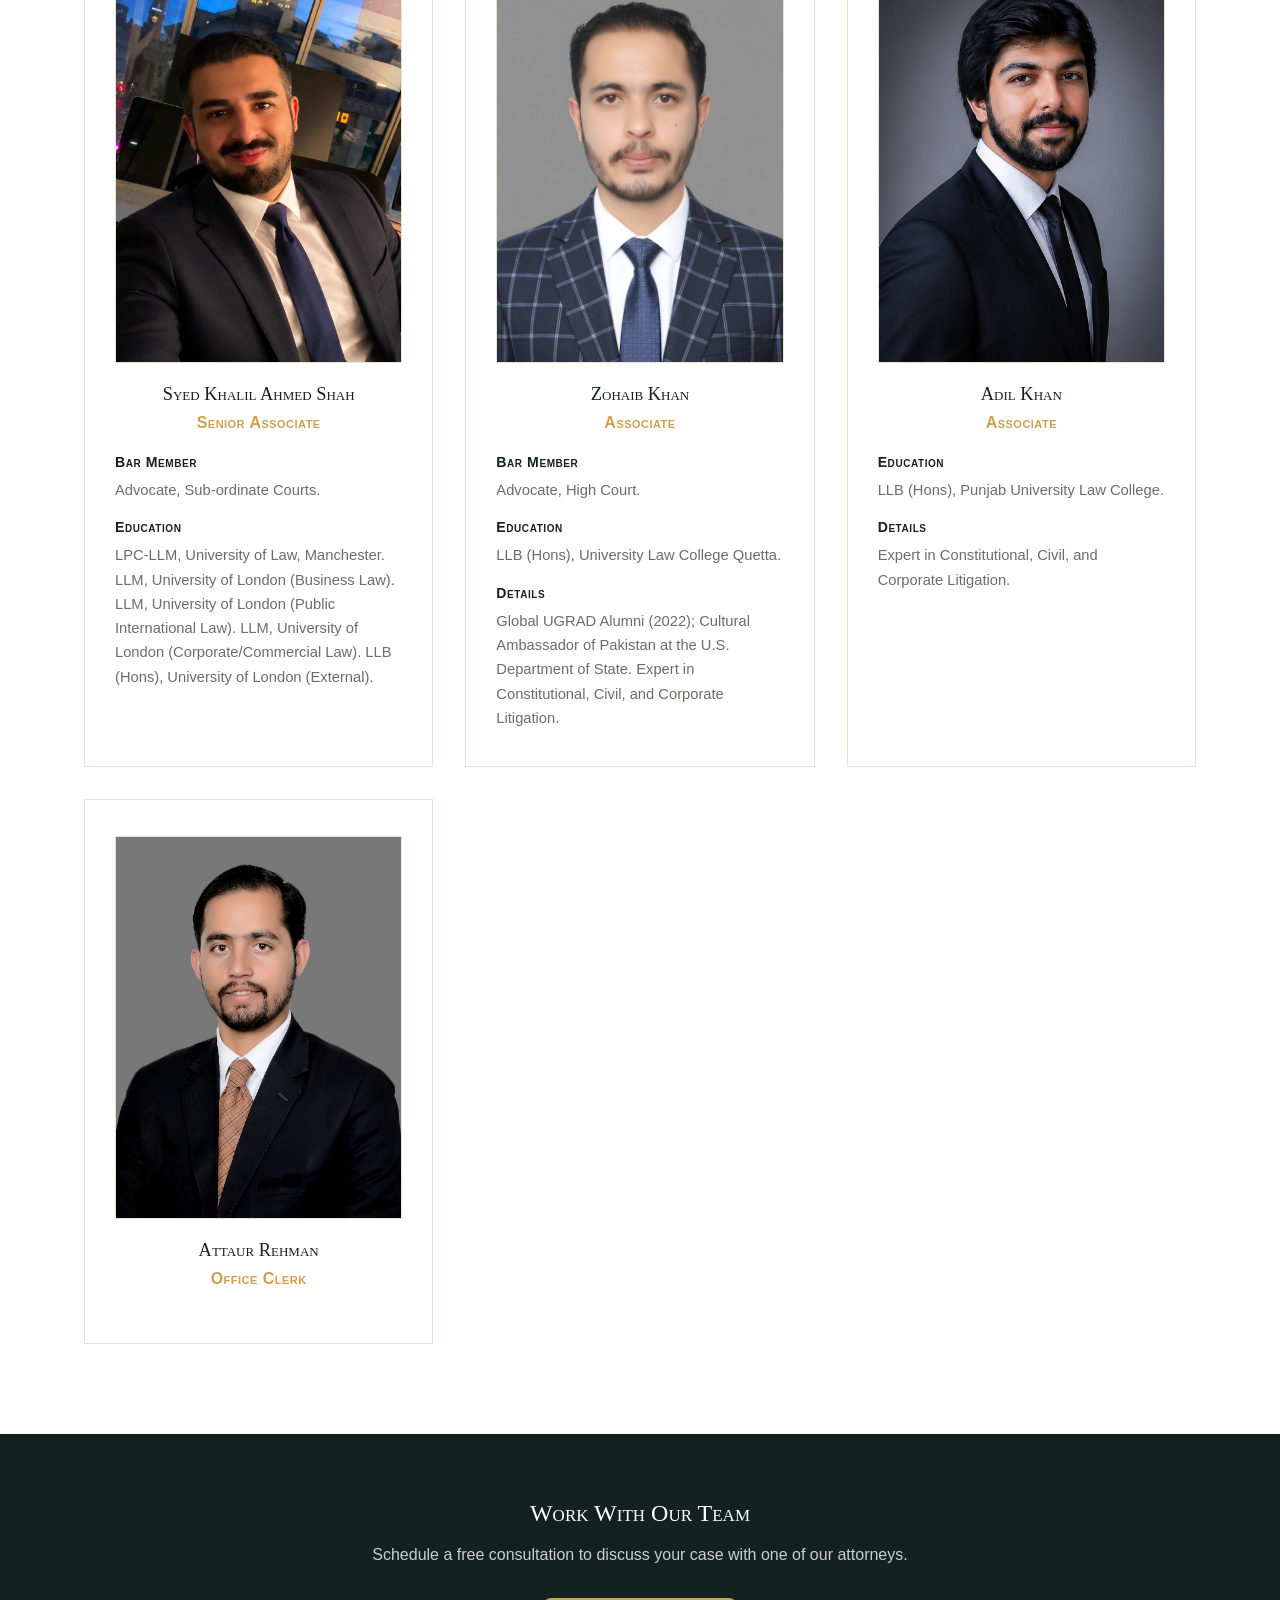
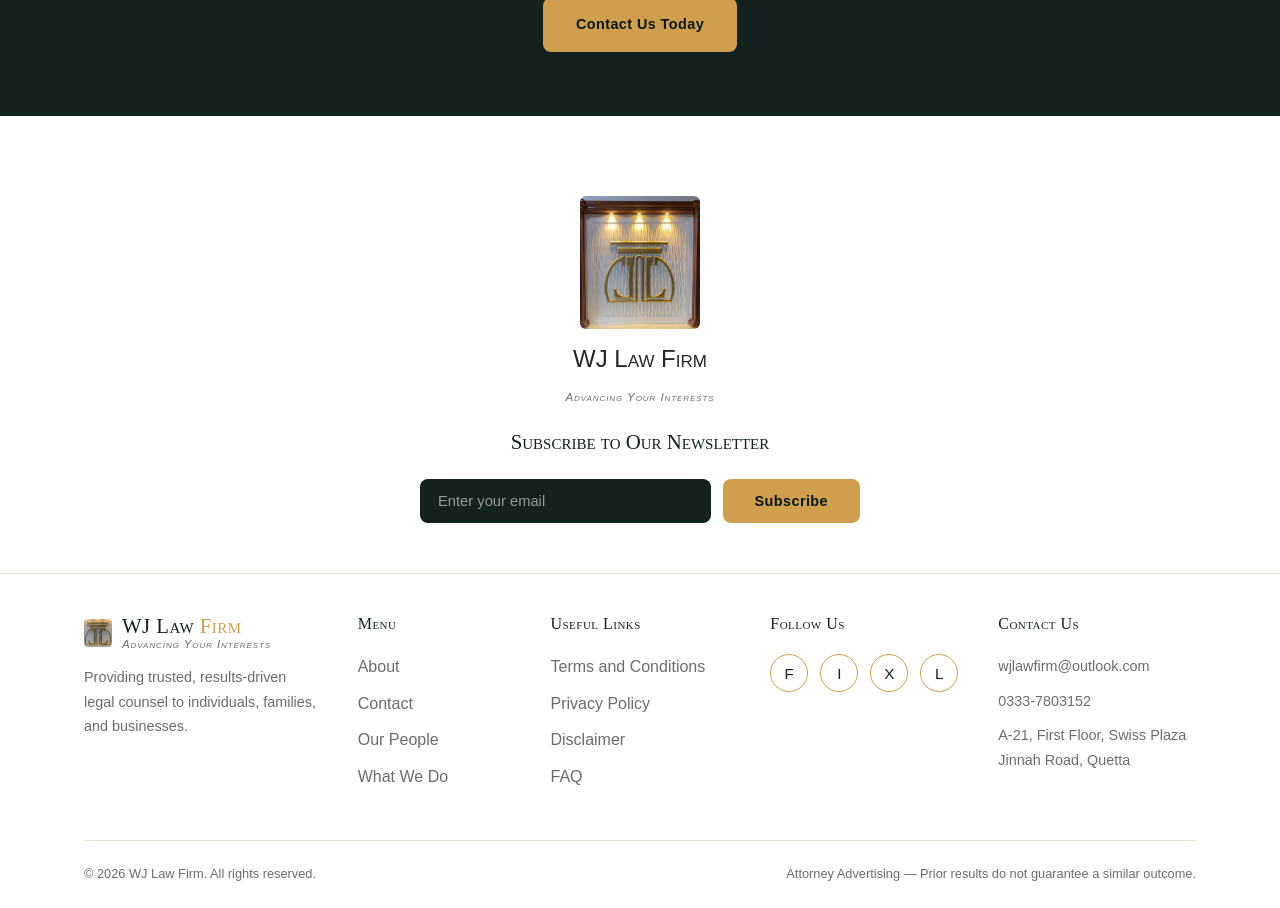
<file: our-people.html>
<!DOCTYPE html>
<html lang="en">
<head>
<meta charset="UTF-8">
<meta name="viewport" content="width=device-width, initial-scale=1.0">
<title>Our Attorneys | WJ Law Firm</title>
<meta name="description" content="Meet the experienced attorneys at WJ Law Firm, dedicated to providing trusted legal representation.">
<link rel="stylesheet" href="css/styles.css">
</head>
<body>

<div class="topbar">
  <div class="container">
    <div class="topbar-contact">
      <a href="tel:+923337803152">&#128222; 0333-7803152</a>
      <a href="mailto:wjlawfirm@outlook.com">&#9993; wjlawfirm@outlook.com</a>
    </div>
    <div>Mon&ndash;Fri: 9:00am &ndash; 6:00pm</div>
  </div>
</div>

<header class="site-header">
  <nav class="nav container">
    <a href="index.html" class="logo"><img src="images/logo-mark.jpg" alt="WJ Law Firm" class="logo-icon" style="border-radius:4px;object-fit:cover;"><span class="logo-text"><span class="logo-name">WJ Law<span class="accent"> Firm</span></span><span class="logo-tagline">Advancing Your Interests</span></span></a>
    <ul class="nav-links">
      <li><a href="index.html">Home</a></li>
      <li><a href="about.html">About</a></li>
      <li><a href="area-of-practice.html">Area of Practice</a></li>
      <li><a href="our-people.html" class="active">Our People</a></li>
      <li><a href="gallery.html">Gallery</a></li>
      <li><a href="contact.html">Contact</a></li>
      <li class="nav-cta"><a href="contact.html" class="btn btn-primary">Free Consultation</a></li>
    </ul>
    <button class="nav-toggle" aria-label="Toggle navigation">
      <span></span><span></span><span></span>
    </button>
  </nav>
</header>

<section class="page-hero">
  <div class="container">
    <h1>Our People</h1>
    <p>Experienced counsel dedicated to achieving the best possible outcome for every client.</p>
    <div class="breadcrumb">Home &rarr; Our People</div>
  </div>
</section>

<section class="section">
  <div class="container">
    <div class="grid grid-3">

      <div class="card attorney-card">
        <img src="images/attorney-wasil-jan-2.jpg" alt="Barrister Wasil Jan" class="attorney-photo" style="object-fit:cover;object-position:top;">
        <h3>Barrister Wasil Jan</h3>
        <div class="attorney-role">Managing Partner</div>
        <span class="field-label">Bar Member</span>
        <p class="bio">Advocate, High Court, Balochistan Bar Council. Member, The Honorable Society of Lincoln's Inn.</p>
        <span class="field-label">Education</span>
        <p class="bio">LLM, Queen Mary University of London (2019). LLB (Hons), University of London (2017).</p>
        <span class="field-label">Details</span>
        <p class="bio">Focuses on Constitutional, Service, and Criminal Law. Called to the Bar of England and Wales, Lincoln's Inn, March 2023. Independent Member of the Advisory Council of the Balochistan Revenue Authority, and Member of the Legal Reforms and Education Committee of the Balochistan Bar Council.</p>
      </div>

      <div class="card attorney-card">
        <img src="images/attorney-agha-furqan.jpg" alt="Barrister Agha Muhammad Furqan" class="attorney-photo" style="object-fit:cover;object-position:top;">
        <h3>Barrister Agha Muhammad Furqan</h3>
        <div class="attorney-role">Partner, Islamabad Office</div>
        <span class="field-label">Bar Member</span>
        <p class="bio">Bar at Law, Lincoln's Inn.</p>
        <span class="field-label">Education</span>
        <p class="bio">LL.M, University of California, Berkeley. LL.B, University of London.</p>
        <span class="field-label">Details</span>
        <p class="bio">A legal practitioner with experience at leading law firms and as a judicial law clerk at the Supreme Court of Pakistan, with expertise in constitutional, commercial, and tax law.</p>
      </div>

      <div class="card attorney-card">
        <img src="images/attorney-mohammad-kashif.jpg" alt="Mohammad Kashif" class="attorney-photo" style="object-fit:cover;object-position:top;">
        <h3>Muhammad Kashif</h3>
        <div class="attorney-role">Senior Associate</div>
        <span class="field-label">Bar Member</span>
        <p class="bio">Advocate, Lower Courts, Balochistan Bar Council.</p>
        <span class="field-label">Education</span>
        <p class="bio">LLB, University Law College Quetta (2021).</p>
        <span class="field-label">Details</span>
        <p class="bio">Practice centers on civil, corporate, and advisory matters, and civil and criminal litigation.</p>
      </div>

      <div class="card attorney-card">
        <img src="images/attorney-khalil-ahmed-shah.jpg" alt="Syed Khalil Ahmed Shah" class="attorney-photo" style="object-fit:cover;object-position:top;">
        <h3>Syed Khalil Ahmed Shah</h3>
        <div class="attorney-role">Senior Associate</div>
        <span class="field-label">Bar Member</span>
        <p class="bio">Advocate, Sub-ordinate Courts.</p>
        <span class="field-label">Education</span>
        <p class="bio">LPC-LLM, University of Law, Manchester. LLM, University of London (Business Law). LLM, University of London (Public International Law). LLM, University of London (Corporate/Commercial Law). LLB (Hons), University of London (External).</p>
      </div>

      <div class="card attorney-card">
        <img src="images/attorney-zohaib-khan.jpg" alt="Zohaib Khan" class="attorney-photo" style="object-fit:cover;object-position:top;">
        <h3>Zohaib Khan</h3>
        <div class="attorney-role">Associate</div>
        <span class="field-label">Bar Member</span>
        <p class="bio">Advocate, High Court.</p>
        <span class="field-label">Education</span>
        <p class="bio">LLB (Hons), University Law College Quetta.</p>
        <span class="field-label">Details</span>
        <p class="bio">Global UGRAD Alumni (2022); Cultural Ambassador of Pakistan at the U.S. Department of State. Expert in Constitutional, Civil, and Corporate Litigation.</p>
      </div>

      <div class="card attorney-card">
        <img src="images/attorney-adil-khan.jpg" alt="Adil Khan" class="attorney-photo" style="object-fit:cover;object-position:top;">
        <h3>Adil Khan</h3>
        <div class="attorney-role">Associate</div>
        <span class="field-label">Education</span>
        <p class="bio">LLB (Hons), Punjab University Law College.</p>
        <span class="field-label">Details</span>
        <p class="bio">Expert in Constitutional, Civil, and Corporate Litigation.</p>
      </div>

      <div class="card attorney-card">
        <img src="images/attorney-attaur-rehman.jpg" alt="Attaur Rehman" class="attorney-photo" style="object-fit:cover;object-position:top;">
        <h3>Attaur Rehman</h3>
        <div class="attorney-role">Office Clerk</div>
      </div>

    </div>
  </div>
</section>

<section class="cta-banner">
  <div class="container">
    <h2>Work With Our Team</h2>
    <p>Schedule a free consultation to discuss your case with one of our attorneys.</p>
    <a href="contact.html" class="btn btn-primary">Contact Us Today</a>
  </div>
</section>

<section class="footer-newsletter">
  <div class="container">
    <div class="logo-lg">
      <img src="images/logo-full.jpg" alt="WJ Law Firm" style="width:120px;height:auto;border-radius:6px;">
      <span class="logo-name" style="font-size:1.5rem;">WJ Law<span class="accent"> Firm</span></span>
      <span class="logo-tagline">Advancing Your Interests</span>
    </div>
    <h3>Subscribe to Our Newsletter</h3>
    <form class="newsletter-form">
      <input type="email" placeholder="Enter your email" required>
      <button type="submit" class="btn btn-primary">Subscribe</button>
    </form>
  </div>
</section>

<footer class="site-footer">
  <div class="container">
    <div class="footer-grid">
      <div>
        <a href="index.html" class="logo"><img src="images/logo-mark.jpg" alt="WJ Law Firm" class="logo-icon" style="border-radius:4px;object-fit:cover;"><span class="logo-text"><span class="logo-name">WJ Law<span class="accent"> Firm</span></span><span class="logo-tagline">Advancing Your Interests</span></span></a>
        <p>Providing trusted, results-driven legal counsel to individuals, families, and businesses.</p>
      </div>
      <div>
        <h4>Menu</h4>
        <ul>
          <li><a href="about.html">About</a></li>
          <li><a href="contact.html">Contact</a></li>
          <li><a href="our-people.html">Our People</a></li>
          <li><a href="area-of-practice.html">What We Do</a></li>
        </ul>
      </div>
      <div>
        <h4>Useful Links</h4>
        <ul>
          <li><a href="terms.html">Terms and Conditions</a></li>
          <li><a href="privacy.html">Privacy Policy</a></li>
          <li><a href="disclaimer.html">Disclaimer</a></li>
          <li><a href="faq.html">FAQ</a></li>
        </ul>
      </div>
      <div>
        <h4>Follow Us</h4>
        <div class="social-links">
          <a href="#" aria-label="Facebook">F</a>
          <a href="#" aria-label="Instagram">I</a>
          <a href="#" aria-label="Twitter">X</a>
          <a href="#" aria-label="LinkedIn">L</a>
        </div>
      </div>
      <div>
        <h4>Contact Us</h4>
        <p>wjlawfirm@outlook.com</p>
        <p style="margin-top: 10px;">0333-7803152</p>
        <p style="margin-top: 10px;">A-21, First Floor, Swiss Plaza<br>Jinnah Road, Quetta</p>
      </div>
    </div>
    <div class="footer-bottom">
      <div>&copy; 2026 WJ Law Firm. All rights reserved.</div>
      <div>Attorney Advertising &mdash; Prior results do not guarantee a similar outcome.</div>
    </div>
  </div>
</footer>

<script src="js/script.js"></script>
</body>
</html>
</file>
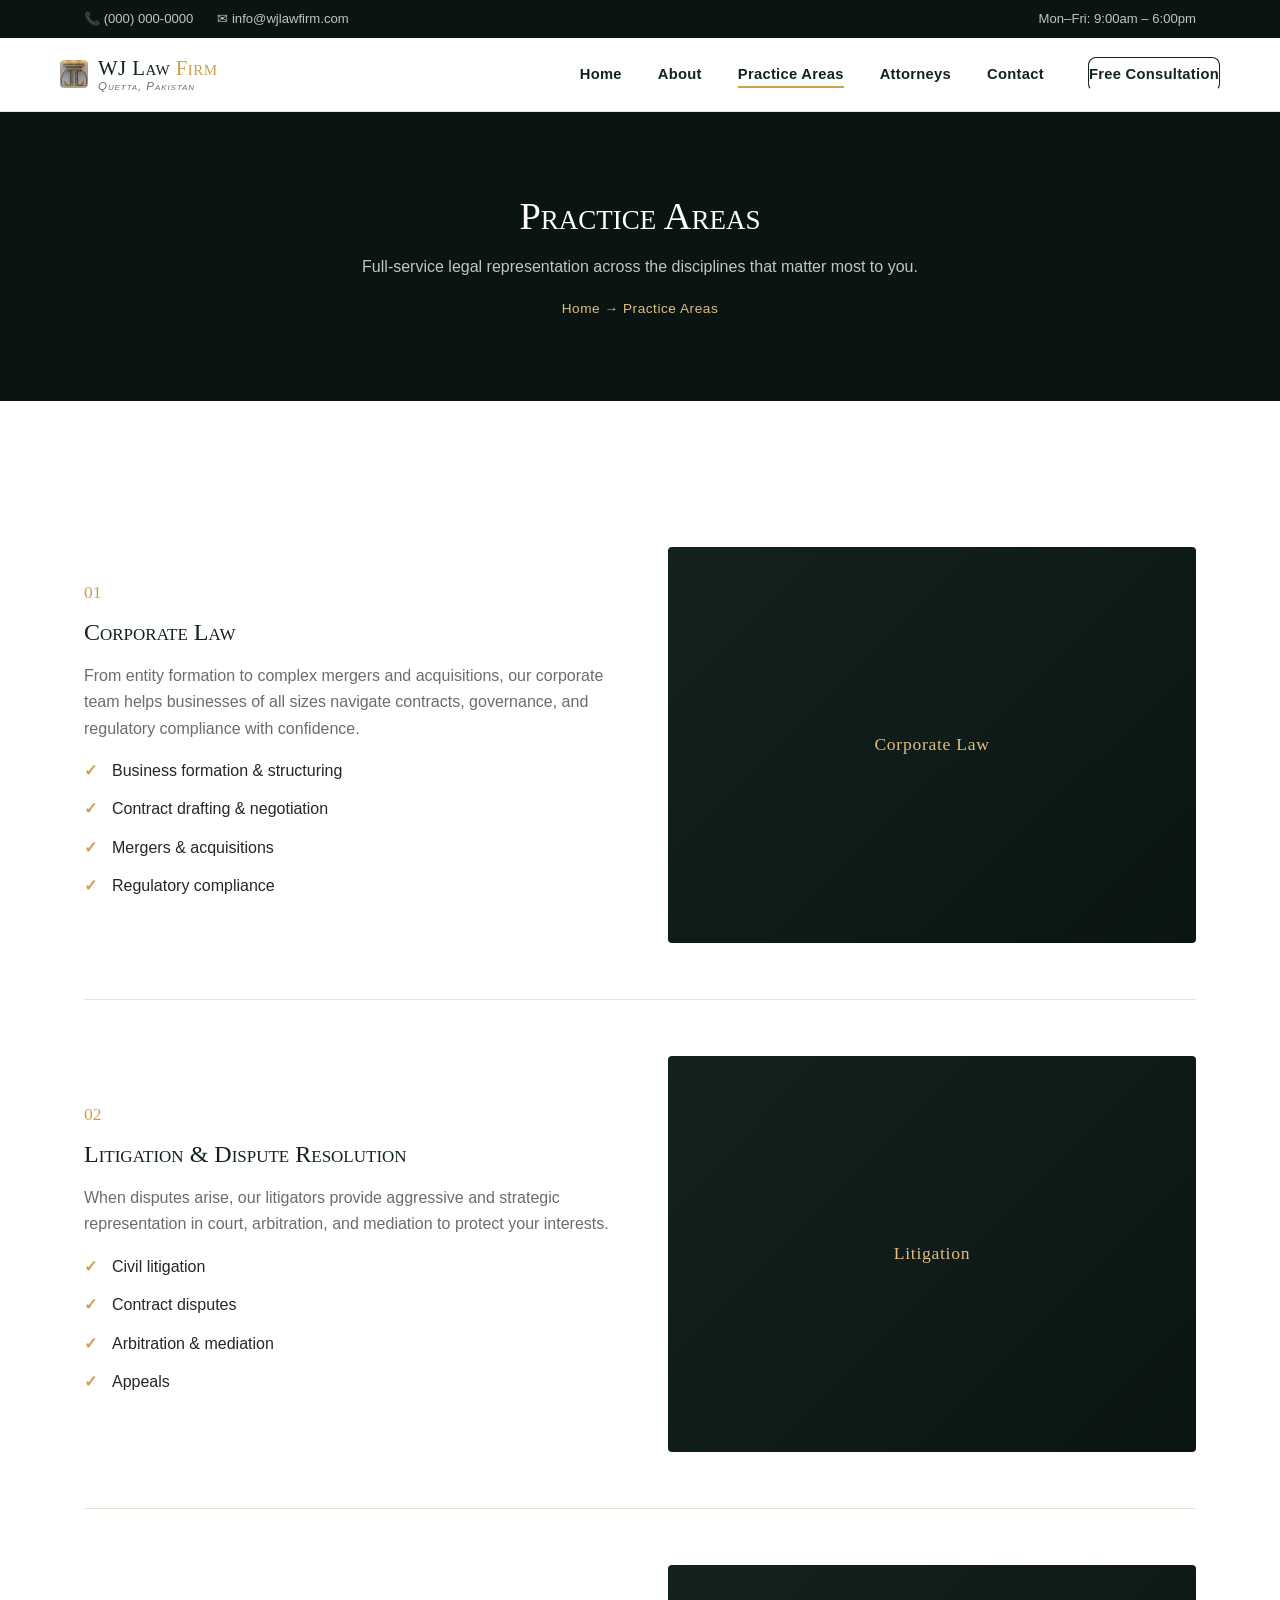
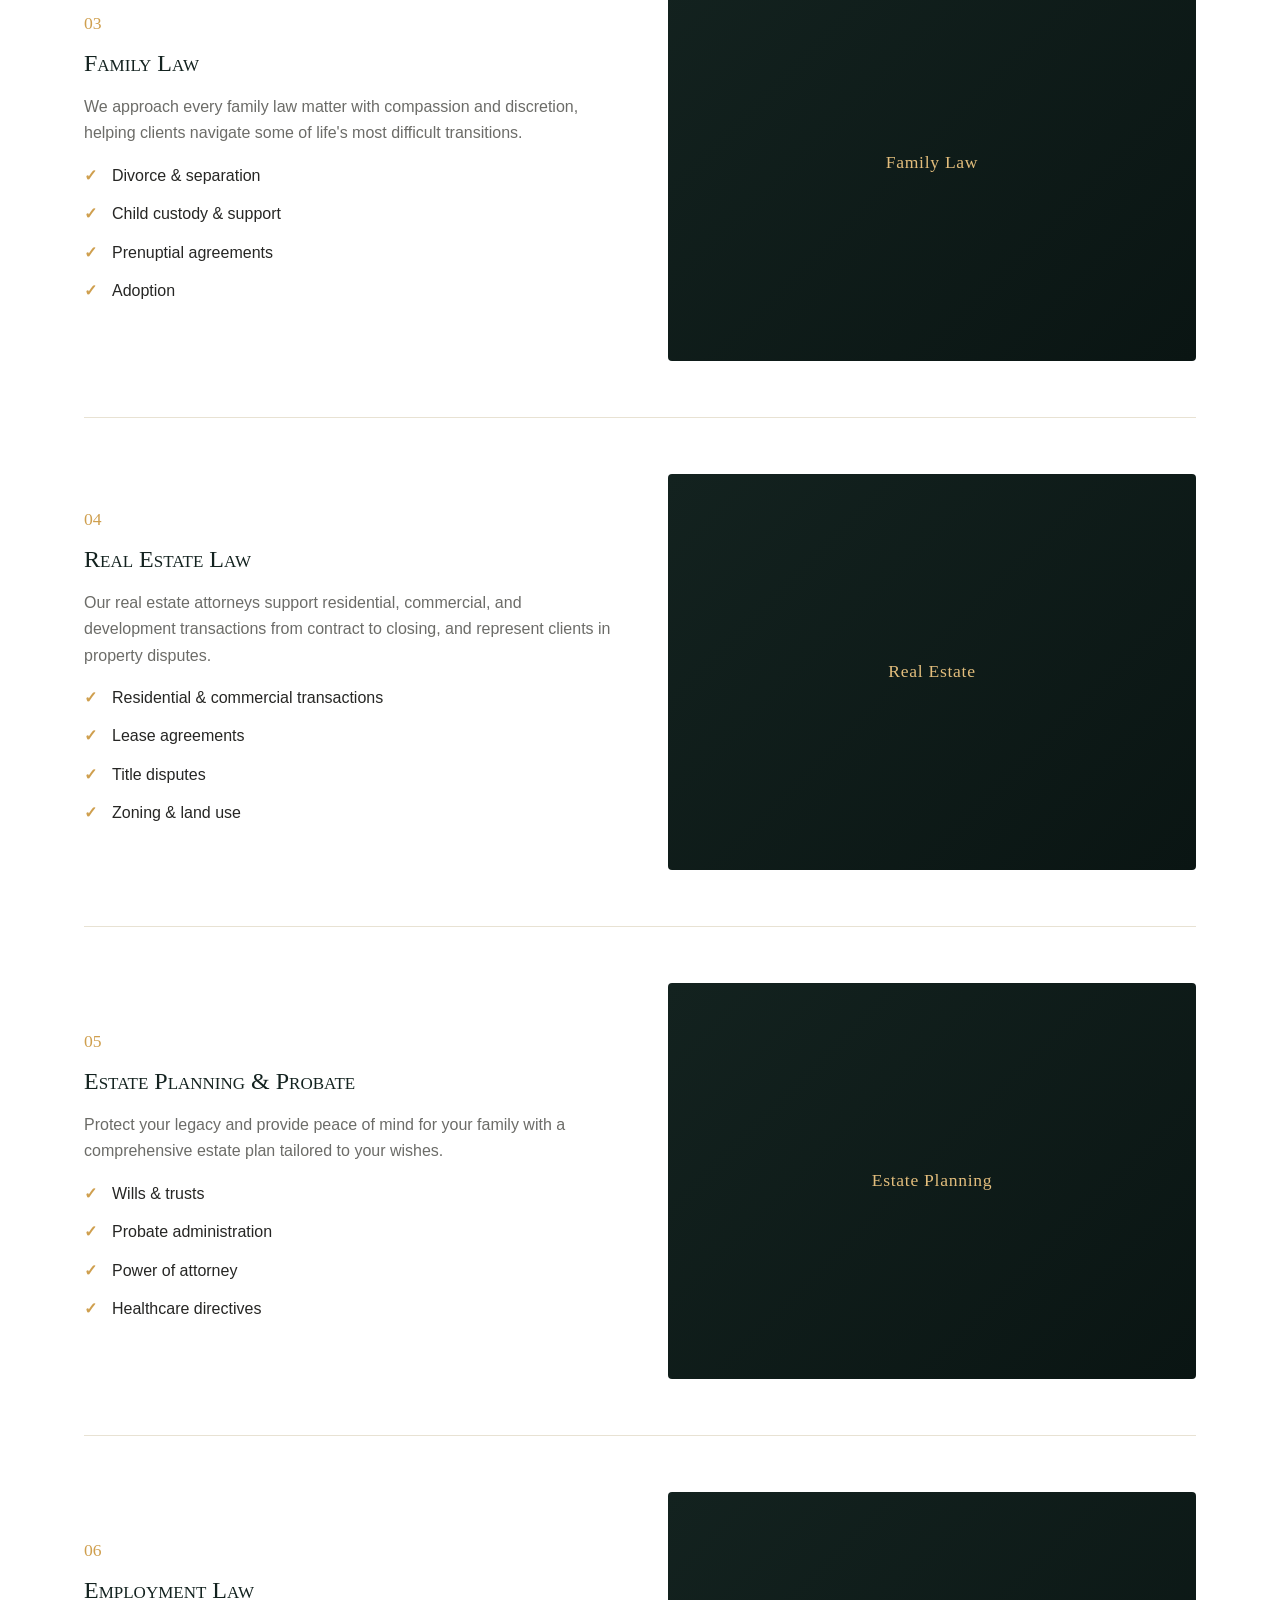
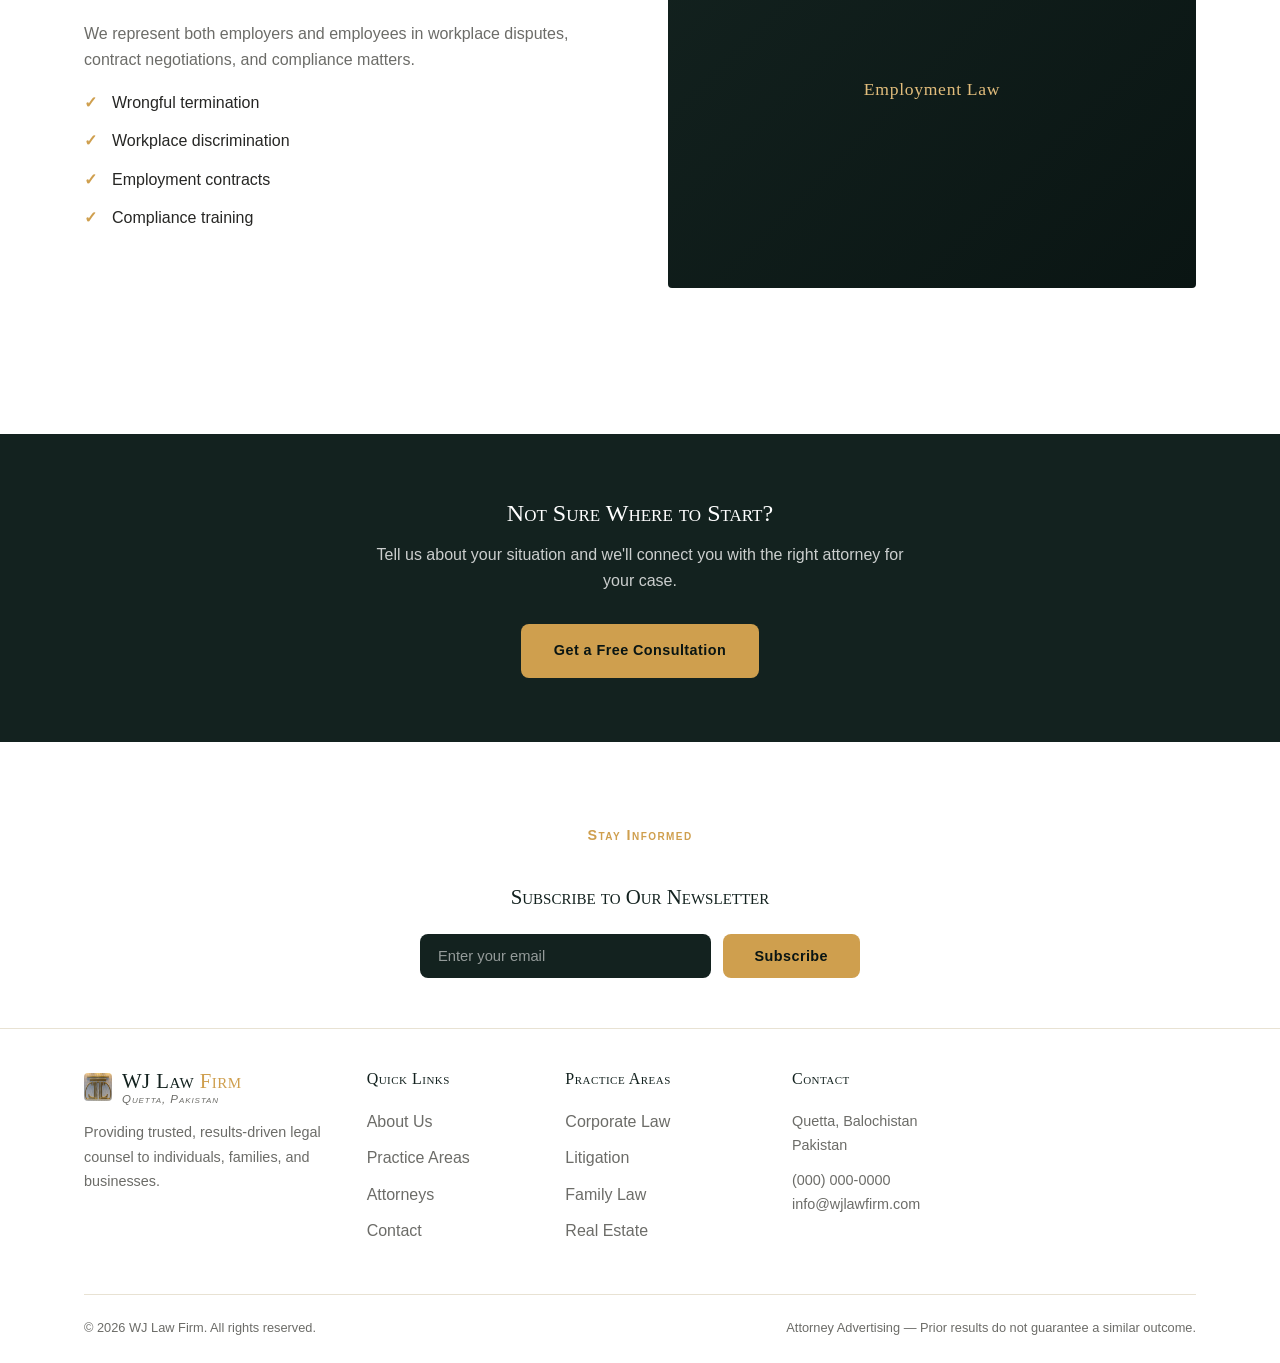
<file: practice-areas.html>
<!DOCTYPE html>
<html lang="en">
<head>
<meta charset="UTF-8">
<meta name="viewport" content="width=device-width, initial-scale=1.0">
<title>Practice Areas | WJ Law Firm</title>
<meta name="description" content="Explore WJ Law Firm's practice areas including corporate law, litigation, family law, real estate, estate planning, and employment law.">
<link rel="stylesheet" href="css/styles.css">
</head>
<body>

<div class="topbar">
  <div class="container">
    <div class="topbar-contact">
      <a href="tel:+10000000000">&#128222; (000) 000-0000</a>
      <a href="mailto:info@wjlawfirm.com">&#9993; info@wjlawfirm.com</a>
    </div>
    <div>Mon&ndash;Fri: 9:00am &ndash; 6:00pm</div>
  </div>
</div>

<header class="site-header">
  <nav class="nav container">
    <a href="index.html" class="logo"><img src="images/logo-mark.jpg" alt="WJ Law Firm" class="logo-icon" style="border-radius:4px;object-fit:cover;"><span class="logo-text"><span class="logo-name">WJ Law<span class="accent"> Firm</span></span><span class="logo-tagline">Quetta, Pakistan</span></span></a>
    <ul class="nav-links">
      <li><a href="index.html">Home</a></li>
      <li><a href="about.html">About</a></li>
      <li><a href="practice-areas.html" class="active">Practice Areas</a></li>
      <li><a href="attorneys.html">Attorneys</a></li>
      <li><a href="contact.html">Contact</a></li>
      <li class="nav-cta"><a href="contact.html" class="btn btn-outline-dark">Free Consultation</a></li>
    </ul>
    <button class="nav-toggle" aria-label="Toggle navigation">
      <span></span><span></span><span></span>
    </button>
  </nav>
</header>

<section class="page-hero">
  <div class="container">
    <h1>Practice Areas</h1>
    <p>Full-service legal representation across the disciplines that matter most to you.</p>
    <div class="breadcrumb">Home &rarr; Practice Areas</div>
  </div>
</section>

<section class="section">
  <div class="container">

    <div class="practice-row">
      <div>
        <span class="num-tag">01</span>
        <h2>Corporate Law</h2>
        <p style="margin: 16px 0; color: var(--color-text-light);">
          From entity formation to complex mergers and acquisitions, our corporate team helps
          businesses of all sizes navigate contracts, governance, and regulatory compliance with confidence.
        </p>
        <ul class="checklist">
          <li>Business formation &amp; structuring</li>
          <li>Contract drafting &amp; negotiation</li>
          <li>Mergers &amp; acquisitions</li>
          <li>Regulatory compliance</li>
        </ul>
      </div>
      <div class="image-placeholder">Corporate Law</div>
    </div>

    <div class="practice-row">
      <div>
        <span class="num-tag">02</span>
        <h2>Litigation &amp; Dispute Resolution</h2>
        <p style="margin: 16px 0; color: var(--color-text-light);">
          When disputes arise, our litigators provide aggressive and strategic representation in
          court, arbitration, and mediation to protect your interests.
        </p>
        <ul class="checklist">
          <li>Civil litigation</li>
          <li>Contract disputes</li>
          <li>Arbitration &amp; mediation</li>
          <li>Appeals</li>
        </ul>
      </div>
      <div class="image-placeholder">Litigation</div>
    </div>

    <div class="practice-row">
      <div>
        <span class="num-tag">03</span>
        <h2>Family Law</h2>
        <p style="margin: 16px 0; color: var(--color-text-light);">
          We approach every family law matter with compassion and discretion, helping clients
          navigate some of life's most difficult transitions.
        </p>
        <ul class="checklist">
          <li>Divorce &amp; separation</li>
          <li>Child custody &amp; support</li>
          <li>Prenuptial agreements</li>
          <li>Adoption</li>
        </ul>
      </div>
      <div class="image-placeholder">Family Law</div>
    </div>

    <div class="practice-row">
      <div>
        <span class="num-tag">04</span>
        <h2>Real Estate Law</h2>
        <p style="margin: 16px 0; color: var(--color-text-light);">
          Our real estate attorneys support residential, commercial, and development transactions
          from contract to closing, and represent clients in property disputes.
        </p>
        <ul class="checklist">
          <li>Residential &amp; commercial transactions</li>
          <li>Lease agreements</li>
          <li>Title disputes</li>
          <li>Zoning &amp; land use</li>
        </ul>
      </div>
      <div class="image-placeholder">Real Estate</div>
    </div>

    <div class="practice-row">
      <div>
        <span class="num-tag">05</span>
        <h2>Estate Planning &amp; Probate</h2>
        <p style="margin: 16px 0; color: var(--color-text-light);">
          Protect your legacy and provide peace of mind for your family with a comprehensive
          estate plan tailored to your wishes.
        </p>
        <ul class="checklist">
          <li>Wills &amp; trusts</li>
          <li>Probate administration</li>
          <li>Power of attorney</li>
          <li>Healthcare directives</li>
        </ul>
      </div>
      <div class="image-placeholder">Estate Planning</div>
    </div>

    <div class="practice-row">
      <div>
        <span class="num-tag">06</span>
        <h2>Employment Law</h2>
        <p style="margin: 16px 0; color: var(--color-text-light);">
          We represent both employers and employees in workplace disputes, contract negotiations,
          and compliance matters.
        </p>
        <ul class="checklist">
          <li>Wrongful termination</li>
          <li>Workplace discrimination</li>
          <li>Employment contracts</li>
          <li>Compliance training</li>
        </ul>
      </div>
      <div class="image-placeholder">Employment Law</div>
    </div>

  </div>
</section>

<section class="cta-banner">
  <div class="container">
    <h2>Not Sure Where to Start?</h2>
    <p>Tell us about your situation and we'll connect you with the right attorney for your case.</p>
    <a href="contact.html" class="btn btn-primary">Get a Free Consultation</a>
  </div>
</section>

<section class="footer-newsletter">
  <div class="container">
    <span class="eyebrow">Stay Informed</span>
    <h3>Subscribe to Our Newsletter</h3>
    <form class="newsletter-form">
      <input type="email" placeholder="Enter your email" required>
      <button type="submit" class="btn btn-primary">Subscribe</button>
    </form>
  </div>
</section>

<footer class="site-footer">
  <div class="container">
    <div class="footer-grid">
      <div>
        <a href="index.html" class="logo"><img src="images/logo-mark.jpg" alt="WJ Law Firm" class="logo-icon" style="border-radius:4px;object-fit:cover;"><span class="logo-text"><span class="logo-name">WJ Law<span class="accent"> Firm</span></span><span class="logo-tagline">Quetta, Pakistan</span></span></a>
        <p>Providing trusted, results-driven legal counsel to individuals, families, and businesses.</p>
      </div>
      <div>
        <h4>Quick Links</h4>
        <ul>
          <li><a href="about.html">About Us</a></li>
          <li><a href="practice-areas.html">Practice Areas</a></li>
          <li><a href="attorneys.html">Attorneys</a></li>
          <li><a href="contact.html">Contact</a></li>
        </ul>
      </div>
      <div>
        <h4>Practice Areas</h4>
        <ul>
          <li><a href="practice-areas.html">Corporate Law</a></li>
          <li><a href="practice-areas.html">Litigation</a></li>
          <li><a href="practice-areas.html">Family Law</a></li>
          <li><a href="practice-areas.html">Real Estate</a></li>
        </ul>
      </div>
      <div>
        <h4>Contact</h4>
        <p>Quetta, Balochistan<br>Pakistan</p>
        <p style="margin-top: 10px;">(000) 000-0000<br>info@wjlawfirm.com</p>
      </div>
    </div>
    <div class="footer-bottom">
      <div>&copy; 2026 WJ Law Firm. All rights reserved.</div>
      <div>Attorney Advertising &mdash; Prior results do not guarantee a similar outcome.</div>
    </div>
  </div>
</footer>

<script src="js/script.js"></script>
</body>
</html>
</file>
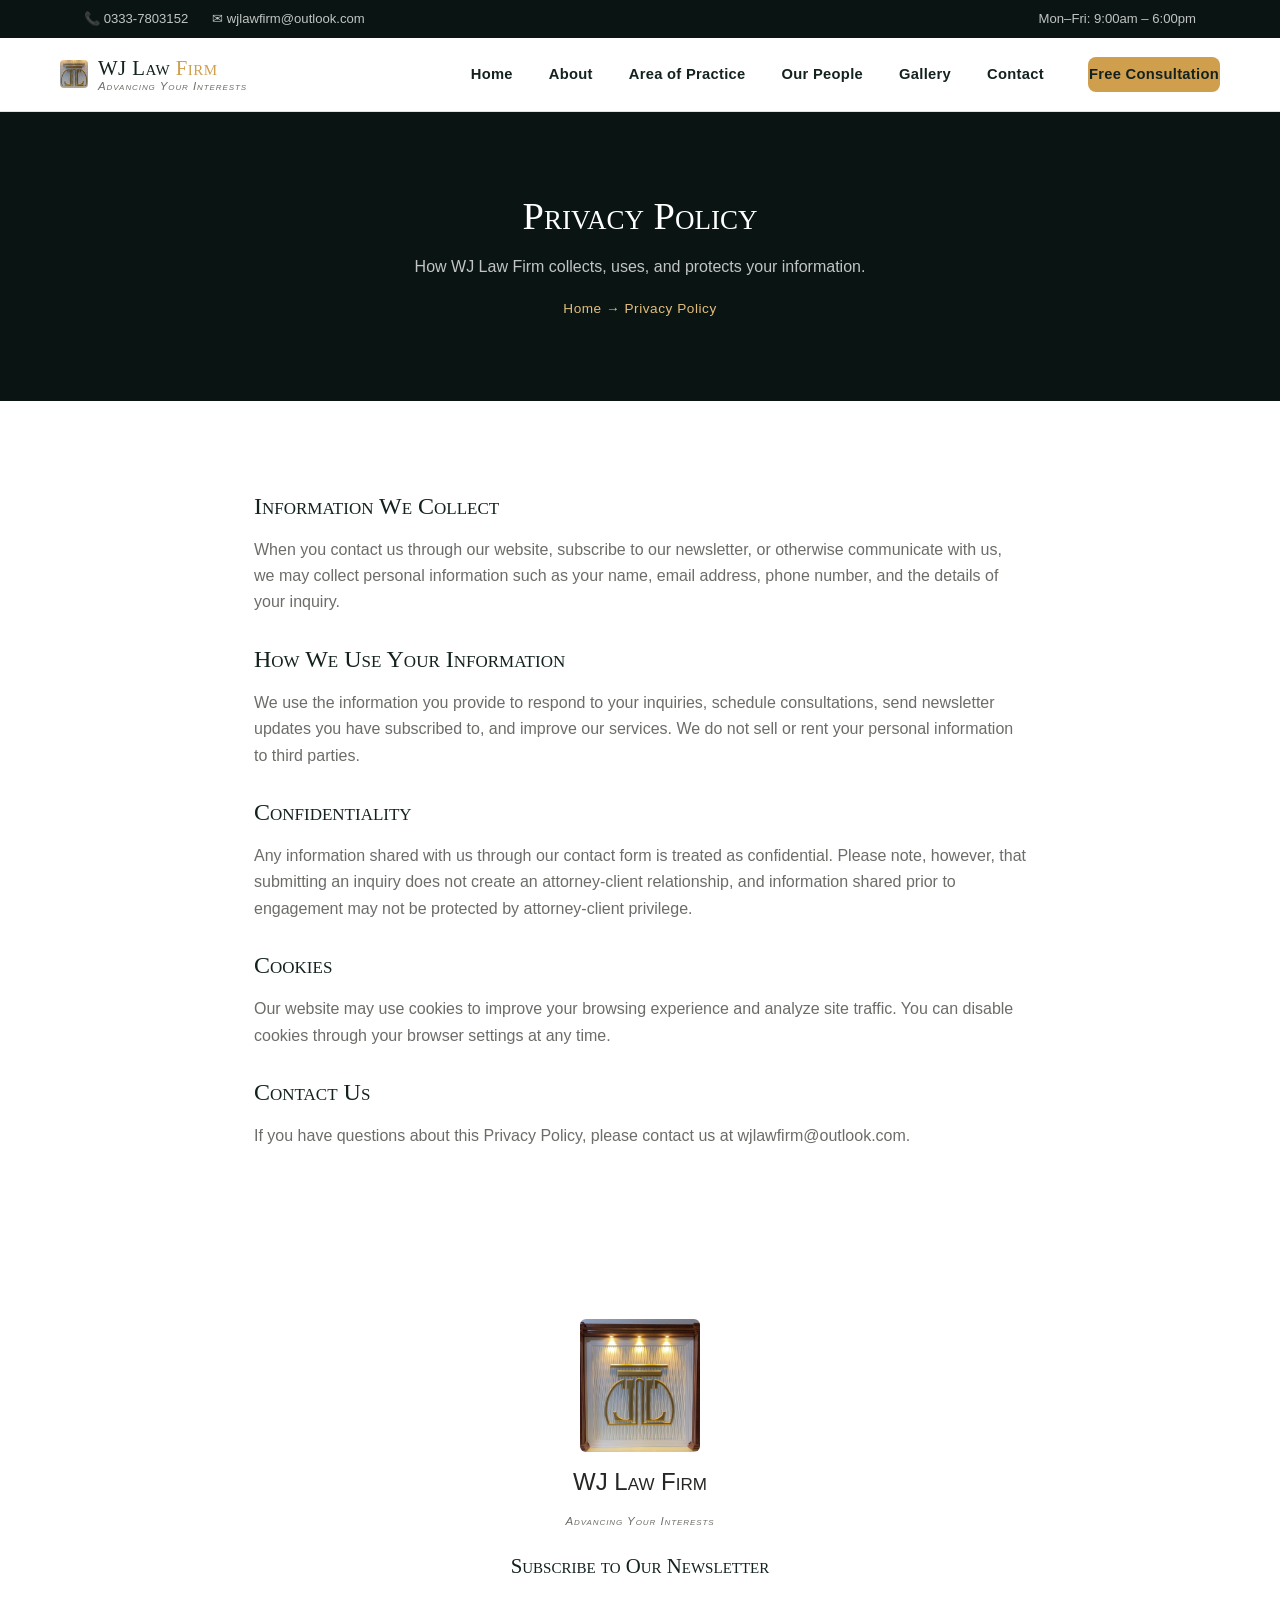
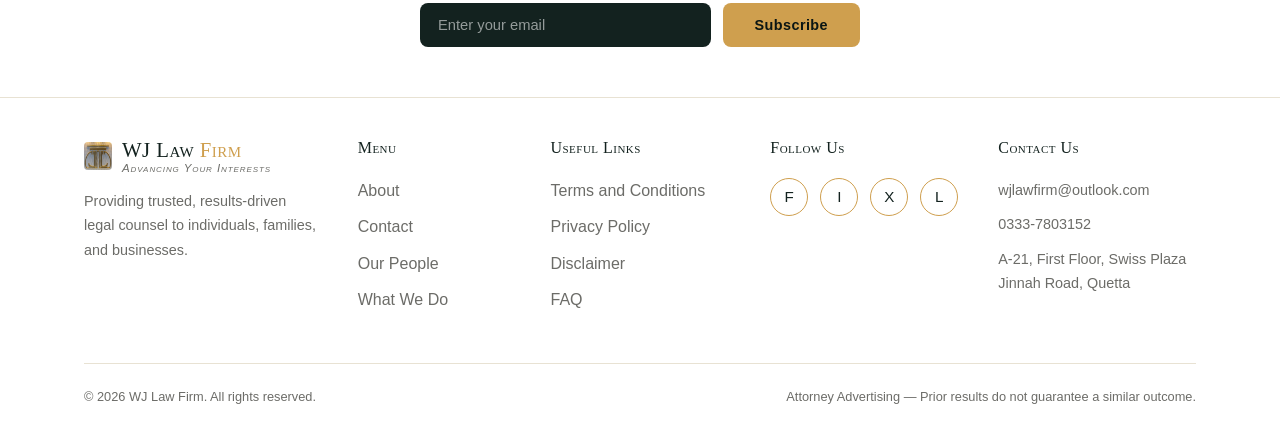
<file: privacy.html>
<!DOCTYPE html>
<html lang="en">
<head>
<meta charset="UTF-8">
<meta name="viewport" content="width=device-width, initial-scale=1.0">
<title>Privacy Policy | WJ Law Firm</title>
<meta name="description" content="Privacy Policy for the WJ Law Firm website.">
<link rel="stylesheet" href="css/styles.css">
</head>
<body>

<div class="topbar">
  <div class="container">
    <div class="topbar-contact">
      <a href="tel:+923337803152">&#128222; 0333-7803152</a>
      <a href="mailto:wjlawfirm@outlook.com">&#9993; wjlawfirm@outlook.com</a>
    </div>
    <div>Mon&ndash;Fri: 9:00am &ndash; 6:00pm</div>
  </div>
</div>

<header class="site-header">
  <nav class="nav container">
    <a href="index.html" class="logo"><img src="images/logo-mark.jpg" alt="WJ Law Firm" class="logo-icon" style="border-radius:4px;object-fit:cover;"><span class="logo-text"><span class="logo-name">WJ Law<span class="accent"> Firm</span></span><span class="logo-tagline">Advancing Your Interests</span></span></a>
    <ul class="nav-links">
      <li><a href="index.html">Home</a></li>
      <li><a href="about.html">About</a></li>
      <li><a href="area-of-practice.html">Area of Practice</a></li>
      <li><a href="our-people.html">Our People</a></li>
      <li><a href="gallery.html">Gallery</a></li>
      <li><a href="contact.html">Contact</a></li>
      <li class="nav-cta"><a href="contact.html" class="btn btn-primary">Free Consultation</a></li>
    </ul>
    <button class="nav-toggle" aria-label="Toggle navigation">
      <span></span><span></span><span></span>
    </button>
  </nav>
</header>


<section class="page-hero">
  <div class="container">
    <h1>Privacy Policy</h1>
    <p>How WJ Law Firm collects, uses, and protects your information.</p>
    <div class="breadcrumb">Home &rarr; Privacy Policy</div>
  </div>
</section>

<section class="section" style="max-width: 820px; margin: 0 auto;">
  <div class="container">
    <h2 style="margin-bottom: 16px;">Information We Collect</h2>
    <p style="color: var(--color-text-light); margin-bottom: 28px;">
      When you contact us through our website, subscribe to our newsletter, or otherwise
      communicate with us, we may collect personal information such as your name, email address,
      phone number, and the details of your inquiry.
    </p>

    <h2 style="margin-bottom: 16px;">How We Use Your Information</h2>
    <p style="color: var(--color-text-light); margin-bottom: 28px;">
      We use the information you provide to respond to your inquiries, schedule consultations,
      send newsletter updates you have subscribed to, and improve our services. We do not sell
      or rent your personal information to third parties.
    </p>

    <h2 style="margin-bottom: 16px;">Confidentiality</h2>
    <p style="color: var(--color-text-light); margin-bottom: 28px;">
      Any information shared with us through our contact form is treated as confidential. Please
      note, however, that submitting an inquiry does not create an attorney-client relationship,
      and information shared prior to engagement may not be protected by attorney-client
      privilege.
    </p>

    <h2 style="margin-bottom: 16px;">Cookies</h2>
    <p style="color: var(--color-text-light); margin-bottom: 28px;">
      Our website may use cookies to improve your browsing experience and analyze site traffic.
      You can disable cookies through your browser settings at any time.
    </p>

    <h2 style="margin-bottom: 16px;">Contact Us</h2>
    <p style="color: var(--color-text-light);">
      If you have questions about this Privacy Policy, please contact us at
      wjlawfirm@outlook.com.
    </p>
  </div>
</section>


<section class="footer-newsletter">
  <div class="container">
    <div class="logo-lg">
      <img src="images/logo-full.jpg" alt="WJ Law Firm" style="width:120px;height:auto;border-radius:6px;">
      <span class="logo-name" style="font-size:1.5rem;">WJ Law<span class="accent"> Firm</span></span>
      <span class="logo-tagline">Advancing Your Interests</span>
    </div>
    <h3>Subscribe to Our Newsletter</h3>
    <form class="newsletter-form">
      <input type="email" placeholder="Enter your email" required>
      <button type="submit" class="btn btn-primary">Subscribe</button>
    </form>
  </div>
</section>

<footer class="site-footer">
  <div class="container">
    <div class="footer-grid">
      <div>
        <a href="index.html" class="logo"><img src="images/logo-mark.jpg" alt="WJ Law Firm" class="logo-icon" style="border-radius:4px;object-fit:cover;"><span class="logo-text"><span class="logo-name">WJ Law<span class="accent"> Firm</span></span><span class="logo-tagline">Advancing Your Interests</span></span></a>
        <p>Providing trusted, results-driven legal counsel to individuals, families, and businesses.</p>
      </div>
      <div>
        <h4>Menu</h4>
        <ul>
          <li><a href="about.html">About</a></li>
          <li><a href="contact.html">Contact</a></li>
          <li><a href="our-people.html">Our People</a></li>
          <li><a href="area-of-practice.html">What We Do</a></li>
        </ul>
      </div>
      <div>
        <h4>Useful Links</h4>
        <ul>
          <li><a href="terms.html">Terms and Conditions</a></li>
          <li><a href="privacy.html">Privacy Policy</a></li>
          <li><a href="disclaimer.html">Disclaimer</a></li>
          <li><a href="faq.html">FAQ</a></li>
        </ul>
      </div>
      <div>
        <h4>Follow Us</h4>
        <div class="social-links">
          <a href="#" aria-label="Facebook">F</a>
          <a href="#" aria-label="Instagram">I</a>
          <a href="#" aria-label="Twitter">X</a>
          <a href="#" aria-label="LinkedIn">L</a>
        </div>
      </div>
      <div>
        <h4>Contact Us</h4>
        <p>wjlawfirm@outlook.com</p>
        <p style="margin-top: 10px;">0333-7803152</p>
        <p style="margin-top: 10px;">A-21, First Floor, Swiss Plaza<br>Jinnah Road, Quetta</p>
      </div>
    </div>
    <div class="footer-bottom">
      <div>&copy; 2026 WJ Law Firm. All rights reserved.</div>
      <div>Attorney Advertising &mdash; Prior results do not guarantee a similar outcome.</div>
    </div>
  </div>
</footer>

<script src="js/script.js"></script>
</body>
</html>
</file>
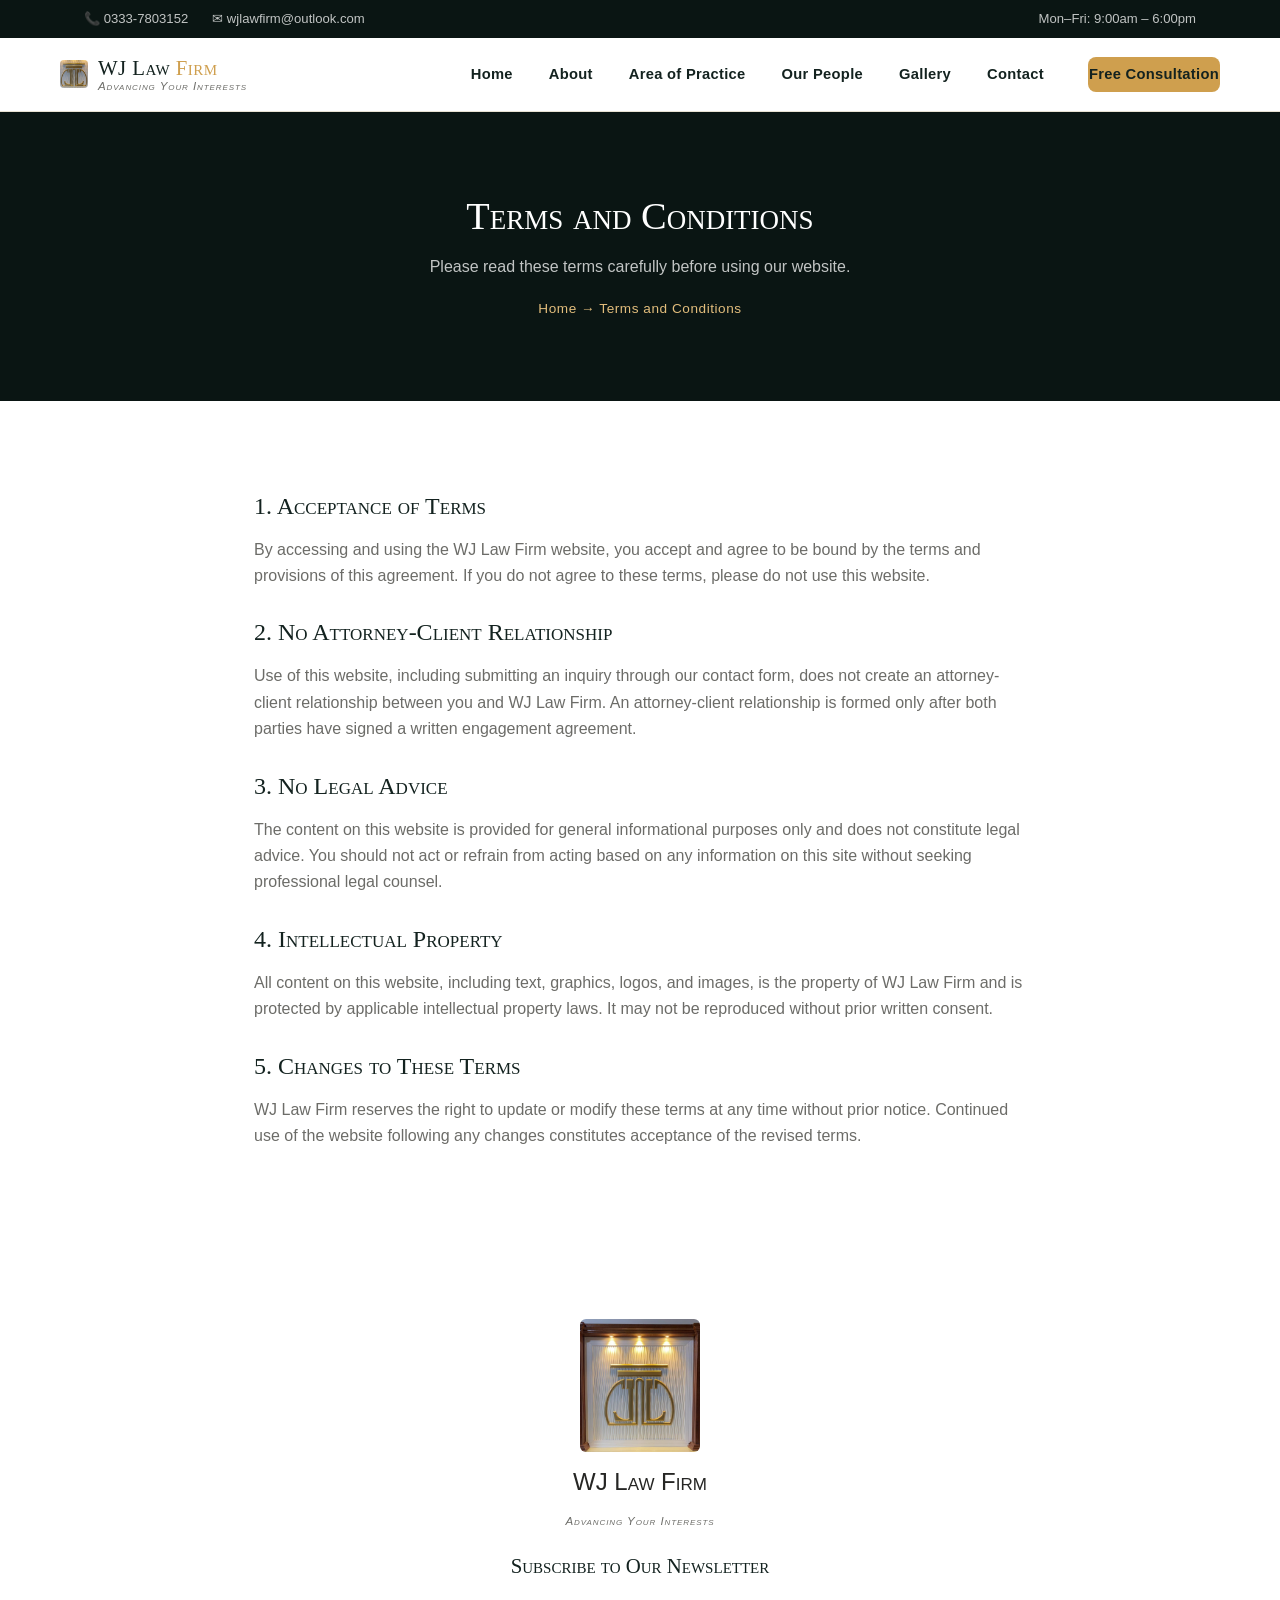
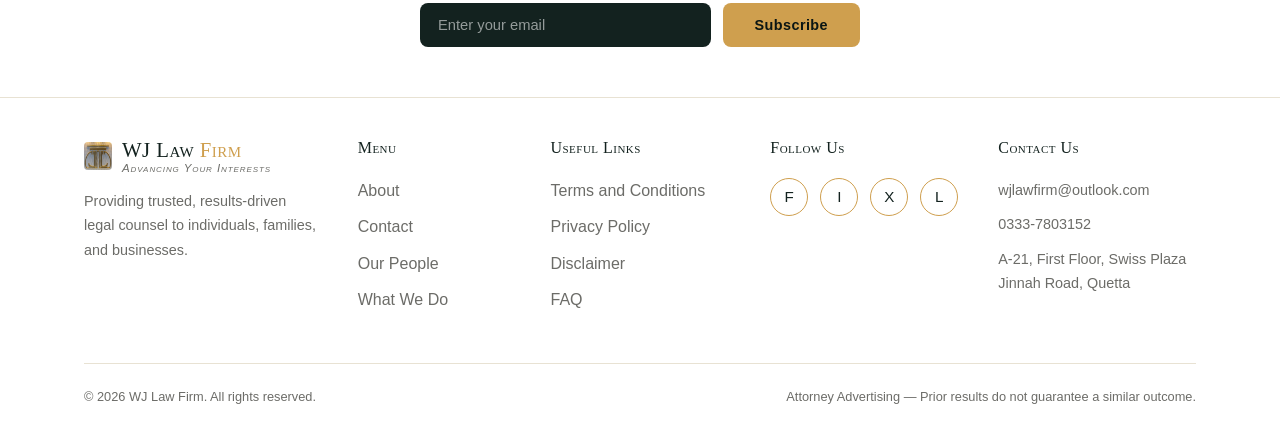
<file: terms.html>
<!DOCTYPE html>
<html lang="en">
<head>
<meta charset="UTF-8">
<meta name="viewport" content="width=device-width, initial-scale=1.0">
<title>Terms and Conditions | WJ Law Firm</title>
<meta name="description" content="Terms and Conditions for using the WJ Law Firm website.">
<link rel="stylesheet" href="css/styles.css">
</head>
<body>

<div class="topbar">
  <div class="container">
    <div class="topbar-contact">
      <a href="tel:+923337803152">&#128222; 0333-7803152</a>
      <a href="mailto:wjlawfirm@outlook.com">&#9993; wjlawfirm@outlook.com</a>
    </div>
    <div>Mon&ndash;Fri: 9:00am &ndash; 6:00pm</div>
  </div>
</div>

<header class="site-header">
  <nav class="nav container">
    <a href="index.html" class="logo"><img src="images/logo-mark.jpg" alt="WJ Law Firm" class="logo-icon" style="border-radius:4px;object-fit:cover;"><span class="logo-text"><span class="logo-name">WJ Law<span class="accent"> Firm</span></span><span class="logo-tagline">Advancing Your Interests</span></span></a>
    <ul class="nav-links">
      <li><a href="index.html">Home</a></li>
      <li><a href="about.html">About</a></li>
      <li><a href="area-of-practice.html">Area of Practice</a></li>
      <li><a href="our-people.html">Our People</a></li>
      <li><a href="gallery.html">Gallery</a></li>
      <li><a href="contact.html">Contact</a></li>
      <li class="nav-cta"><a href="contact.html" class="btn btn-primary">Free Consultation</a></li>
    </ul>
    <button class="nav-toggle" aria-label="Toggle navigation">
      <span></span><span></span><span></span>
    </button>
  </nav>
</header>


<section class="page-hero">
  <div class="container">
    <h1>Terms and Conditions</h1>
    <p>Please read these terms carefully before using our website.</p>
    <div class="breadcrumb">Home &rarr; Terms and Conditions</div>
  </div>
</section>

<section class="section" style="max-width: 820px; margin: 0 auto;">
  <div class="container">
    <h2 style="margin-bottom: 16px;">1. Acceptance of Terms</h2>
    <p style="color: var(--color-text-light); margin-bottom: 28px;">
      By accessing and using the WJ Law Firm website, you accept and agree to be bound by the
      terms and provisions of this agreement. If you do not agree to these terms, please do not
      use this website.
    </p>

    <h2 style="margin-bottom: 16px;">2. No Attorney-Client Relationship</h2>
    <p style="color: var(--color-text-light); margin-bottom: 28px;">
      Use of this website, including submitting an inquiry through our contact form, does not
      create an attorney-client relationship between you and WJ Law Firm. An attorney-client
      relationship is formed only after both parties have signed a written engagement agreement.
    </p>

    <h2 style="margin-bottom: 16px;">3. No Legal Advice</h2>
    <p style="color: var(--color-text-light); margin-bottom: 28px;">
      The content on this website is provided for general informational purposes only and does
      not constitute legal advice. You should not act or refrain from acting based on any
      information on this site without seeking professional legal counsel.
    </p>

    <h2 style="margin-bottom: 16px;">4. Intellectual Property</h2>
    <p style="color: var(--color-text-light); margin-bottom: 28px;">
      All content on this website, including text, graphics, logos, and images, is the property
      of WJ Law Firm and is protected by applicable intellectual property laws. It may not be
      reproduced without prior written consent.
    </p>

    <h2 style="margin-bottom: 16px;">5. Changes to These Terms</h2>
    <p style="color: var(--color-text-light);">
      WJ Law Firm reserves the right to update or modify these terms at any time without prior
      notice. Continued use of the website following any changes constitutes acceptance of the
      revised terms.
    </p>
  </div>
</section>


<section class="footer-newsletter">
  <div class="container">
    <div class="logo-lg">
      <img src="images/logo-full.jpg" alt="WJ Law Firm" style="width:120px;height:auto;border-radius:6px;">
      <span class="logo-name" style="font-size:1.5rem;">WJ Law<span class="accent"> Firm</span></span>
      <span class="logo-tagline">Advancing Your Interests</span>
    </div>
    <h3>Subscribe to Our Newsletter</h3>
    <form class="newsletter-form">
      <input type="email" placeholder="Enter your email" required>
      <button type="submit" class="btn btn-primary">Subscribe</button>
    </form>
  </div>
</section>

<footer class="site-footer">
  <div class="container">
    <div class="footer-grid">
      <div>
        <a href="index.html" class="logo"><img src="images/logo-mark.jpg" alt="WJ Law Firm" class="logo-icon" style="border-radius:4px;object-fit:cover;"><span class="logo-text"><span class="logo-name">WJ Law<span class="accent"> Firm</span></span><span class="logo-tagline">Advancing Your Interests</span></span></a>
        <p>Providing trusted, results-driven legal counsel to individuals, families, and businesses.</p>
      </div>
      <div>
        <h4>Menu</h4>
        <ul>
          <li><a href="about.html">About</a></li>
          <li><a href="contact.html">Contact</a></li>
          <li><a href="our-people.html">Our People</a></li>
          <li><a href="area-of-practice.html">What We Do</a></li>
        </ul>
      </div>
      <div>
        <h4>Useful Links</h4>
        <ul>
          <li><a href="terms.html">Terms and Conditions</a></li>
          <li><a href="privacy.html">Privacy Policy</a></li>
          <li><a href="disclaimer.html">Disclaimer</a></li>
          <li><a href="faq.html">FAQ</a></li>
        </ul>
      </div>
      <div>
        <h4>Follow Us</h4>
        <div class="social-links">
          <a href="#" aria-label="Facebook">F</a>
          <a href="#" aria-label="Instagram">I</a>
          <a href="#" aria-label="Twitter">X</a>
          <a href="#" aria-label="LinkedIn">L</a>
        </div>
      </div>
      <div>
        <h4>Contact Us</h4>
        <p>wjlawfirm@outlook.com</p>
        <p style="margin-top: 10px;">0333-7803152</p>
        <p style="margin-top: 10px;">A-21, First Floor, Swiss Plaza<br>Jinnah Road, Quetta</p>
      </div>
    </div>
    <div class="footer-bottom">
      <div>&copy; 2026 WJ Law Firm. All rights reserved.</div>
      <div>Attorney Advertising &mdash; Prior results do not guarantee a similar outcome.</div>
    </div>
  </div>
</footer>

<script src="js/script.js"></script>
</body>
</html>
</file>
<file: css/styles.css>
/* ===== THEWJ Law Firm — Stylesheet ===== */

:root {
  --color-navy: #13221f;
  --color-navy-dark: #0a1513;
  --color-gold: #cf9f4e;
  --color-gold-light: #e2bd7c;
  --color-cream: #faf7f1;
  --color-white: #ffffff;
  --color-text: #262624;
  --color-text-light: #6c6c68;
  --color-border: #e8e2d3;
  --font-heading: Georgia, 'Times New Roman', Times, serif;
  --font-body: 'Helvetica Neue', Arial, sans-serif;
  --max-width: 1160px;
  --radius: 8px;
  --transition: 0.25s ease;
}

* {
  box-sizing: border-box;
  margin: 0;
  padding: 0;
}

html {
  scroll-behavior: smooth;
}

body {
  font-family: var(--font-body);
  color: var(--color-text);
  background: var(--color-white);
  line-height: 1.65;
  -webkit-font-smoothing: antialiased;
}

img {
  max-width: 100%;
  display: block;
}

a {
  color: inherit;
  text-decoration: none;
}

ul {
  list-style: none;
}

.container {
  max-width: var(--max-width);
  margin: 0 auto;
  padding: 0 24px;
}

h1, h2, h3, h4 {
  font-family: var(--font-heading);
  font-weight: 400;
  color: var(--color-navy);
  line-height: 1.25;
  font-variant-caps: small-caps;
}

.eyebrow {
  display: inline-block;
  font-size: 0.9rem;
  letter-spacing: 0.1em;
  font-variant-caps: small-caps;
  color: var(--color-gold);
  font-weight: 700;
  margin-bottom: 14px;
}

.section {
  padding: 90px 0;
}

.section-alt {
  background: var(--color-cream);
}

.section-header {
  max-width: 640px;
  margin: 0 0 48px;
}

.section-header.center {
  margin-left: auto;
  margin-right: auto;
  text-align: center;
}

.section-header p {
  color: var(--color-text-light);
  margin-top: 14px;
  font-size: 1.02rem;
}

/* ===== Buttons ===== */

.btn {
  display: inline-block;
  padding: 14px 32px;
  border: 1px solid transparent;
  border-radius: var(--radius);
  font-size: 0.9rem;
  letter-spacing: 0.03em;
  font-weight: 700;
  cursor: pointer;
  transition: background var(--transition), color var(--transition), border-color var(--transition);
}

.btn-primary {
  background: var(--color-gold);
  color: var(--color-navy-dark);
}

.btn-primary:hover {
  background: var(--color-gold-light);
}

.btn-soft {
  background: var(--color-gold);
  color: var(--color-navy-dark);
  text-decoration: underline;
  text-underline-offset: 3px;
}

.btn-soft:hover {
  background: var(--color-gold-light);
}

.btn-outline {
  background: transparent;
  border-color: rgba(255, 255, 255, 0.5);
  color: var(--color-white);
}

.btn-outline:hover {
  background: rgba(255, 255, 255, 0.12);
}

.btn-outline-dark {
  background: transparent;
  border-color: var(--color-navy);
  color: var(--color-navy);
}

.btn-outline-dark:hover {
  background: var(--color-navy);
  color: var(--color-white);
}

/* ===== Top bar ===== */

.topbar {
  background: var(--color-navy-dark);
  color: rgba(255, 255, 255, 0.75);
  font-size: 0.82rem;
}

.topbar .container {
  display: flex;
  justify-content: space-between;
  align-items: center;
  padding-top: 8px;
  padding-bottom: 8px;
  flex-wrap: wrap;
  gap: 8px;
}

.topbar-contact {
  display: flex;
  gap: 24px;
}

.topbar-contact a:hover {
  color: var(--color-gold-light);
}

/* ===== Header / Nav ===== */

.site-header {
  background: var(--color-white);
  border-bottom: 1px solid var(--color-border);
  position: sticky;
  top: 0;
  z-index: 100;
}

.nav {
  display: flex;
  align-items: center;
  justify-content: space-between;
  padding: 18px 0;
}

.logo {
  display: inline-flex;
  align-items: center;
  gap: 10px;
  font-family: var(--font-heading);
  font-size: 1.4rem;
  color: var(--color-navy);
  letter-spacing: 0.02em;
}

.logo .accent {
  color: var(--color-gold);
}

.logo-icon {
  width: 28px;
  height: 28px;
  flex-shrink: 0;
  color: var(--color-gold);
}

.logo-text {
  display: flex;
  flex-direction: column;
  line-height: 1.15;
}

.logo-name {
  font-size: 1.3rem;
  font-variant-caps: small-caps;
}

.logo-tagline {
  font-family: var(--font-body);
  font-size: 0.72rem;
  letter-spacing: 0.08em;
  font-variant-caps: small-caps;
  color: var(--color-text-light);
  font-style: italic;
}

.logo-lg {
  display: inline-flex;
  flex-direction: column;
  align-items: center;
  gap: 10px;
  text-align: center;
}

.logo-lg .logo-icon {
  width: 52px;
  height: 52px;
}

.logo-lg .logo-text {
  align-items: center;
}

.nav-links {
  display: flex;
  gap: 36px;
  align-items: center;
}

.nav-links a {
  font-size: 0.92rem;
  font-weight: 600;
  color: var(--color-navy);
  letter-spacing: 0.02em;
  padding: 4px 0;
  border-bottom: 2px solid transparent;
  transition: border-color var(--transition), color var(--transition);
}

.nav-links a:hover,
.nav-links a.active {
  border-color: var(--color-gold);
}

.nav-cta {
  margin-left: 8px;
}

.nav-toggle {
  display: none;
  flex-direction: column;
  justify-content: center;
  gap: 5px;
  background: none;
  border: 1.5px solid var(--color-gold);
  border-radius: 6px;
  cursor: pointer;
  padding: 10px 12px;
}

.nav-toggle span {
  width: 22px;
  height: 2px;
  background: var(--color-gold);
}

/* ===== Hero ===== */

.hero {
  background: linear-gradient(rgba(10, 21, 19, 0.72), rgba(10, 21, 19, 0.8)),
    url('../images/office.jpg');
  background-size: cover;
  background-position: center;
  color: var(--color-white);
  padding: 150px 0 130px;
  text-align: center;
}

.hero .container {
  display: flex;
  flex-direction: column;
  align-items: center;
}

.hero .eyebrow {
  color: var(--color-gold-light);
}

.hero h1 {
  color: var(--color-white);
  font-family: var(--font-heading);
  font-style: italic;
  font-weight: 400;
  font-size: 2.6rem;
  max-width: 640px;
  margin-bottom: 30px;
}

.hero p {
  max-width: 560px;
  font-size: 1.1rem;
  color: rgba(255, 255, 255, 0.82);
  margin-bottom: 36px;
}

.hero-actions {
  display: flex;
  gap: 18px;
  flex-wrap: wrap;
  justify-content: center;
}

.page-hero {
  background: var(--color-navy-dark);
  color: var(--color-white);
  padding: 80px 0;
  text-align: center;
}

.page-hero h1 {
  color: var(--color-white);
  font-size: 2.4rem;
}

.page-hero p {
  color: rgba(255, 255, 255, 0.75);
  max-width: 600px;
  margin: 14px auto 0;
}

.breadcrumb {
  margin-top: 18px;
  font-size: 0.85rem;
  color: var(--color-gold-light);
  letter-spacing: 0.04em;
}

/* ===== Stats strip ===== */

.stats {
  background: var(--color-navy);
  color: var(--color-white);
  padding: 48px 0;
}

.stats-grid {
  display: grid;
  grid-template-columns: repeat(4, 1fr);
  gap: 24px;
  text-align: center;
}

.stats-grid .num {
  font-family: var(--font-heading);
  font-size: 2.4rem;
  color: var(--color-gold-light);
}

.stats-grid .label {
  margin-top: 6px;
  font-size: 1rem;
  letter-spacing: 0.03em;
  font-variant-caps: small-caps;
  color: rgba(255, 255, 255, 0.7);
}

/* ===== Cards / grids ===== */

.grid {
  display: grid;
  gap: 32px;
}

.grid-3 {
  grid-template-columns: repeat(3, 1fr);
}

.grid-2 {
  grid-template-columns: repeat(2, 1fr);
}

.card {
  background: var(--color-white);
  border: 1px solid var(--color-border);
  padding: 36px 30px;
  transition: box-shadow var(--transition), transform var(--transition);
}

.card:hover {
  box-shadow: 0 16px 32px rgba(15, 37, 64, 0.08);
  transform: translateY(-4px);
}

.card .icon {
  width: 48px;
  height: 48px;
  border-radius: 50%;
  background: var(--color-cream);
  color: var(--color-gold);
  display: flex;
  align-items: center;
  justify-content: center;
  font-size: 1.3rem;
  margin-bottom: 20px;
  font-family: var(--font-heading);
}

.card h3 {
  font-size: 1.2rem;
  margin-bottom: 12px;
}

.card p {
  color: var(--color-text-light);
  font-size: 0.96rem;
}

.card a.more {
  display: inline-block;
  margin-top: 16px;
  font-size: 0.85rem;
  font-weight: 700;
  color: var(--color-navy);
  letter-spacing: 0.03em;
  border-bottom: 1px solid var(--color-gold);
}

.client-card {
  border-top: 3px solid var(--color-gold);
  text-align: center;
  display: flex;
  flex-direction: column;
  align-items: center;
  justify-content: center;
  min-height: 160px;
}

.client-card .icon {
  margin-left: auto;
  margin-right: auto;
}

.client-card h3 {
  font-size: 1.05rem;
  margin-bottom: 0;
}

.practice-card {
  background: var(--color-white);
  border: 1px solid var(--color-border);
  overflow: hidden;
  transition: box-shadow var(--transition), transform var(--transition);
}

.practice-card:hover {
  box-shadow: 0 16px 32px rgba(15, 37, 64, 0.08);
  transform: translateY(-4px);
}

.practice-card-img {
  aspect-ratio: 4 / 3;
  background: linear-gradient(160deg, var(--color-navy), var(--color-navy-dark));
  display: flex;
  align-items: center;
  justify-content: center;
  flex-direction: column;
  gap: 10px;
  color: var(--color-gold-light);
}

.practice-card-img .glyph {
  font-size: 2rem;
}

.practice-card-body {
  padding: 24px 26px 28px;
}

.practice-card-body h3 {
  font-size: 1.1rem;
  margin-bottom: 10px;
}

.practice-card-body p {
  color: var(--color-text-light);
  font-size: 0.92rem;
}

/* ===== About split ===== */

.split {
  display: grid;
  grid-template-columns: 1fr 1fr;
  gap: 64px;
  align-items: center;
}

.split img,
.image-placeholder {
  border-radius: 4px;
}

.image-placeholder {
  width: 100%;
  aspect-ratio: 4 / 3;
  background: linear-gradient(135deg, var(--color-navy), var(--color-navy-dark));
  display: flex;
  align-items: center;
  justify-content: center;
  color: var(--color-gold-light);
  font-family: var(--font-heading);
  font-size: 1.1rem;
  letter-spacing: 0.04em;
  text-align: center;
  padding: 20px;
}

.split .eyebrow {
  color: var(--color-gold);
}

.checklist li {
  position: relative;
  padding-left: 28px;
  margin-bottom: 12px;
  color: var(--color-text);
}

.checklist li::before {
  content: "\2713";
  position: absolute;
  left: 0;
  color: var(--color-gold);
  font-weight: 700;
}

/* ===== Attorneys ===== */

.attorney-card {
  text-align: center;
}

.attorney-photo {
  width: 100%;
  aspect-ratio: 3 / 4;
  background: linear-gradient(160deg, var(--color-cream), #ece5d8);
  display: flex;
  align-items: center;
  justify-content: center;
  color: var(--color-navy);
  font-family: var(--font-heading);
  font-size: 2.4rem;
  margin-bottom: 20px;
  border: 1px solid var(--color-border);
}

.attorney-card h3 {
  font-size: 1.15rem;
  margin-bottom: 4px;
}

.attorney-role {
  color: var(--color-gold);
  font-size: 1rem;
  letter-spacing: 0.03em;
  font-variant-caps: small-caps;
  font-weight: 700;
  margin-bottom: 14px;
}

.attorney-card p.bio {
  color: var(--color-text-light);
  font-size: 0.92rem;
  text-align: left;
}

.attorney-card .field-label {
  display: block;
  text-align: left;
  font-size: 0.88rem;
  letter-spacing: 0.04em;
  font-variant-caps: small-caps;
  font-weight: 700;
  color: var(--color-navy);
  margin: 14px 0 4px;
}

.attorney-card .field-label:first-of-type {
  margin-top: 0;
}

/* ===== Testimonials ===== */

.testimonial {
  background: var(--color-white);
  border-left: 3px solid var(--color-gold);
  padding: 30px 34px;
}

.testimonial p.quote {
  font-family: var(--font-heading);
  font-style: italic;
  font-size: 1.08rem;
  color: var(--color-navy);
  margin-bottom: 18px;
}

.testimonial .name {
  font-weight: 700;
  font-size: 0.9rem;
}

.testimonial .role {
  color: var(--color-text-light);
  font-size: 0.82rem;
}

/* ===== CTA banner ===== */

.cta-banner {
  background: var(--color-navy);
  color: var(--color-white);
  padding: 64px 0;
  text-align: center;
}

.cta-banner h2 {
  color: var(--color-white);
  margin-bottom: 14px;
}

.cta-banner p {
  color: rgba(255, 255, 255, 0.78);
  max-width: 560px;
  margin: 0 auto 30px;
}

/* ===== Practice area detail rows ===== */

.practice-row {
  display: grid;
  grid-template-columns: 1fr 1fr;
  gap: 56px;
  align-items: center;
  padding: 56px 0;
  border-bottom: 1px solid var(--color-border);
}

.practice-row:last-child {
  border-bottom: none;
}

.practice-row:nth-child(even) .image-placeholder {
  order: 2;
}

.practice-row .num-tag {
  font-family: var(--font-heading);
  color: var(--color-gold);
  font-size: 1.1rem;
  margin-bottom: 10px;
  display: block;
}

/* ===== Contact page ===== */

.contact-grid {
  display: grid;
  grid-template-columns: 1.1fr 0.9fr;
  gap: 56px;
}

.contact-info-card {
  background: var(--color-cream);
  padding: 40px;
  border: 1px solid var(--color-border);
}

.contact-info-card h3 {
  font-size: 1.05rem;
  margin: 26px 0 6px;
}

.contact-info-card h3:first-child {
  margin-top: 0;
}

.contact-info-card p {
  color: var(--color-text-light);
  font-size: 0.95rem;
}

.form-group {
  margin-bottom: 22px;
}

.form-group label {
  display: block;
  font-size: 0.85rem;
  font-weight: 700;
  margin-bottom: 8px;
  color: var(--color-navy);
}

.form-group input,
.form-group select,
.form-group textarea {
  width: 100%;
  padding: 13px 14px;
  border: 1px solid var(--color-border);
  font-family: var(--font-body);
  font-size: 0.95rem;
  background: var(--color-white);
  transition: border-color var(--transition);
}

.form-group input:focus,
.form-group select:focus,
.form-group textarea:focus {
  outline: none;
  border-color: var(--color-gold);
}

.form-row {
  display: grid;
  grid-template-columns: 1fr 1fr;
  gap: 20px;
}

.form-note {
  font-size: 0.82rem;
  color: var(--color-text-light);
  margin-top: 10px;
}

.map-placeholder {
  height: 320px;
  background: repeating-linear-gradient(
    45deg,
    var(--color-cream),
    var(--color-cream) 10px,
    #efe9dd 10px,
    #efe9dd 20px
  );
  display: flex;
  align-items: center;
  justify-content: center;
  color: var(--color-text-light);
  font-size: 0.9rem;
  border: 1px solid var(--color-border);
  margin-top: 40px;
}

/* ===== FAQ ===== */

.faq-item {
  border-bottom: 1px solid var(--color-border);
  padding: 22px 0;
}

.faq-item h3 {
  font-size: 1.05rem;
  margin-bottom: 10px;
}

.faq-item p {
  color: var(--color-text-light);
  font-size: 0.95rem;
}

/* ===== Footer ===== */

.footer-newsletter {
  background: var(--color-white);
  padding: 80px 0 50px;
  text-align: center;
}

.footer-newsletter h3 {
  font-size: 1.3rem;
  margin: 22px 0 24px;
}

.newsletter-form {
  display: flex;
  gap: 12px;
  max-width: 440px;
  margin: 0 auto;
  flex-wrap: wrap;
}

.newsletter-form input {
  flex: 1;
  min-width: 200px;
  padding: 14px 18px;
  border: none;
  border-radius: var(--radius);
  background: var(--color-navy);
  color: var(--color-white);
  font-family: var(--font-body);
  font-size: 0.92rem;
}

.newsletter-form input::placeholder {
  color: rgba(255, 255, 255, 0.55);
}

.newsletter-form button {
  border: none;
}

.site-footer {
  background: var(--color-white);
  color: var(--color-text-light);
  padding: 40px 0 24px;
  border-top: 1px solid var(--color-border);
}

.social-links {
  display: flex;
  gap: 12px;
}

.social-links a {
  width: 38px;
  height: 38px;
  border-radius: 50%;
  border: 1.5px solid var(--color-gold);
  color: var(--color-navy);
  display: flex;
  align-items: center;
  justify-content: center;
  font-size: 0.95rem;
  transition: background var(--transition), color var(--transition);
}

.social-links a:hover {
  background: var(--color-gold);
  color: var(--color-white);
}

.gallery-grid {
  display: grid;
  grid-template-columns: repeat(3, 1fr);
  gap: 20px;
}

.gallery-item {
  aspect-ratio: 4 / 3;
  overflow: hidden;
  border-radius: var(--radius);
  border: 1px solid var(--color-border);
}

.gallery-item img {
  width: 100%;
  height: 100%;
  object-fit: cover;
  transition: transform var(--transition);
}

.gallery-item:hover img {
  transform: scale(1.05);
}

.footer-grid {
  display: grid;
  grid-template-columns: 1.3fr 0.85fr 1fr 0.85fr 1.1fr;
  gap: 40px;
  padding-bottom: 40px;
}

.footer-grid h4 {
  color: var(--color-navy);
  font-size: 1rem;
  margin-bottom: 20px;
  letter-spacing: 0.03em;
}

.footer-grid .logo {
  color: var(--color-navy);
  margin-bottom: 14px;
  display: inline-flex;
}

.footer-grid p {
  font-size: 0.9rem;
  line-height: 1.7;
}

.footer-grid ul li {
  margin-bottom: 10px;
}

.footer-grid ul li a:hover {
  color: var(--color-gold);
}

.footer-bottom {
  border-top: 1px solid var(--color-border);
  padding-top: 22px;
  display: flex;
  justify-content: space-between;
  flex-wrap: wrap;
  gap: 10px;
  font-size: 0.8rem;
}

.footer-bottom a:hover {
  color: var(--color-gold);
}

/* ===== Responsive ===== */

@media (max-width: 900px) {
  .grid-3 {
    grid-template-columns: repeat(2, 1fr);
  }

  .split,
  .contact-grid,
  .practice-row {
    grid-template-columns: 1fr;
  }

  .practice-row:nth-child(even) .image-placeholder {
    order: 0;
  }

  .footer-grid {
    grid-template-columns: 1fr 1fr 1fr;
  }

  .gallery-grid {
    grid-template-columns: repeat(2, 1fr);
  }

  .stats-grid {
    grid-template-columns: repeat(2, 1fr);
    row-gap: 32px;
  }
}

@media (max-width: 1000px) {
  .nav-links {
    position: absolute;
    top: 100%;
    left: 0;
    right: 0;
    background: var(--color-white);
    border-bottom: 1px solid var(--color-border);
    flex-direction: column;
    align-items: flex-start;
    padding: 20px 24px 26px;
    gap: 18px;
    display: none;
  }

  .nav-links.open {
    display: flex;
  }

  .nav-cta {
    margin-left: 0;
  }

  .nav-toggle {
    display: flex;
  }
}

@media (max-width: 720px) {
  .hero h1 {
    font-size: 2.15rem;
  }

  .grid-3,
  .grid-2 {
    grid-template-columns: 1fr;
  }

  .footer-grid {
    grid-template-columns: 1fr 1fr;
  }

  .gallery-grid {
    grid-template-columns: 1fr;
  }

  .form-row {
    grid-template-columns: 1fr;
  }

  .topbar-contact {
    gap: 14px;
  }

  .section {
    padding: 64px 0;
  }
}
</file>
